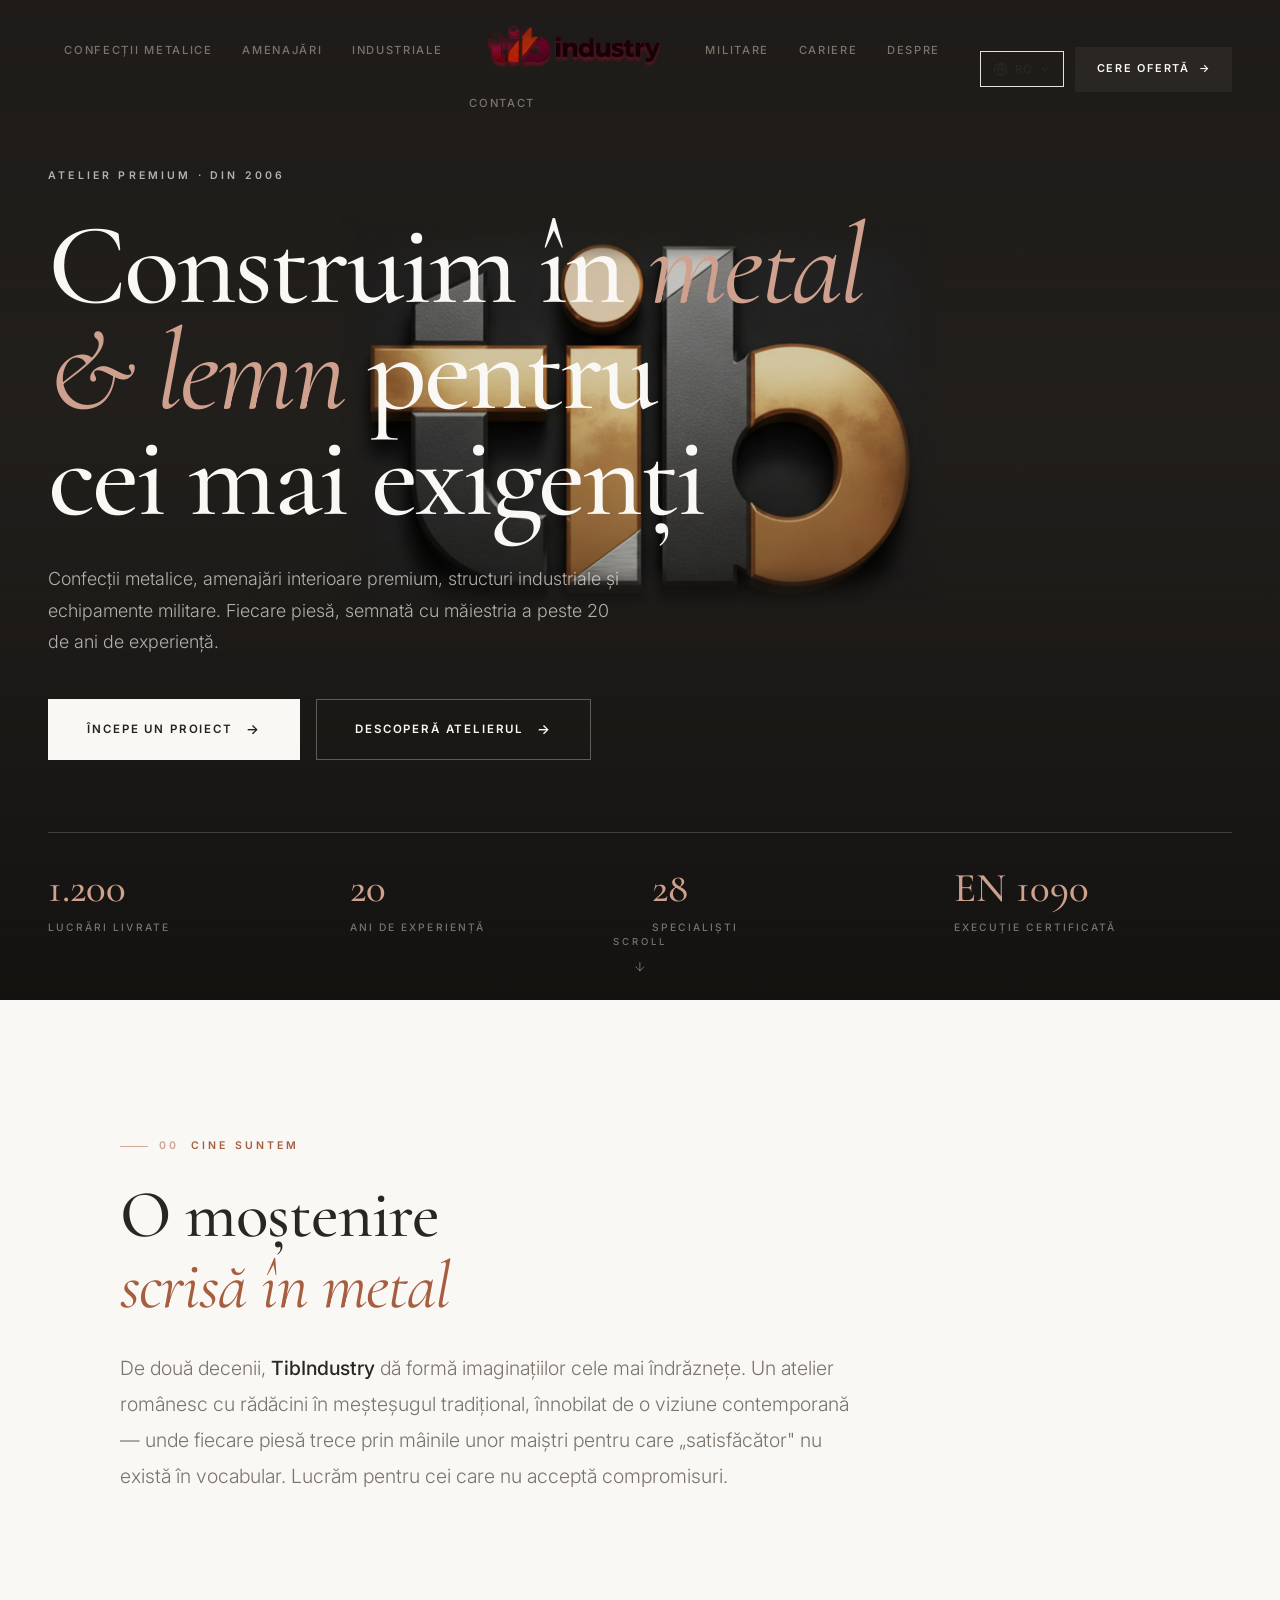
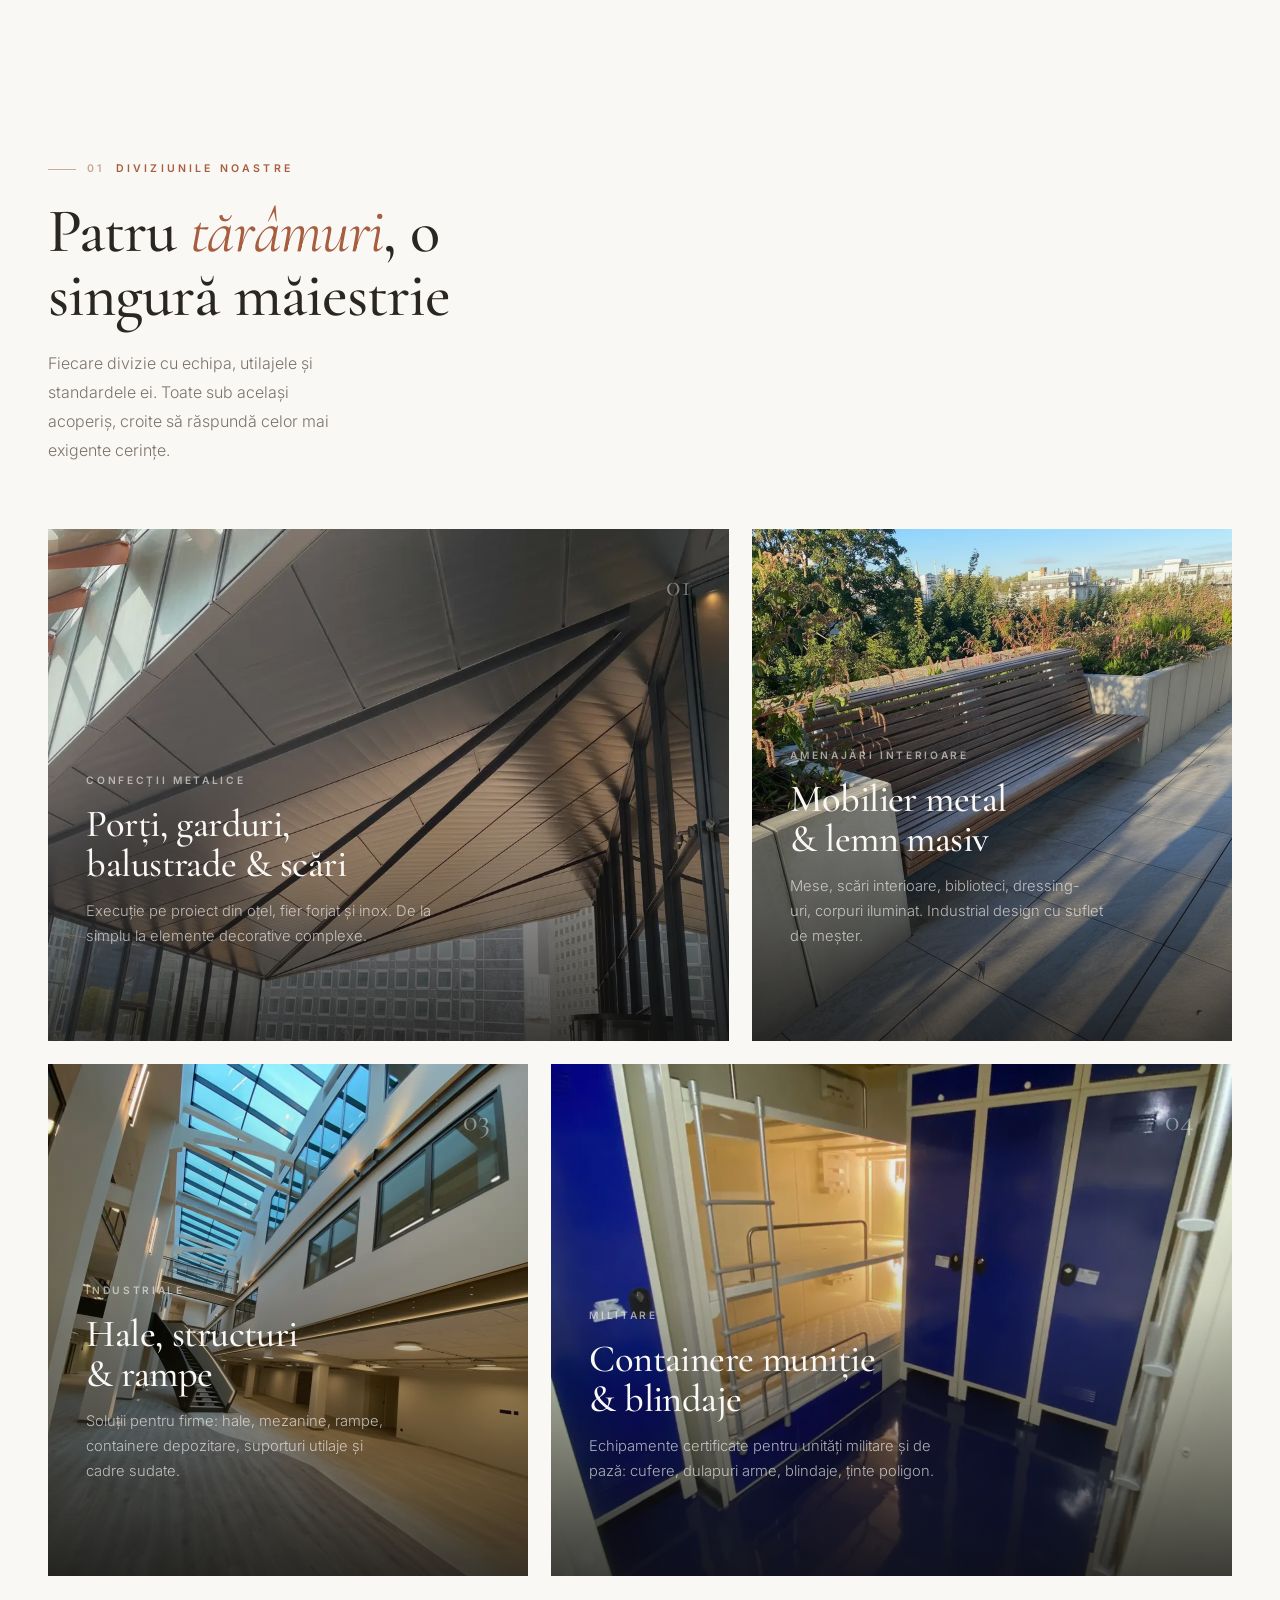
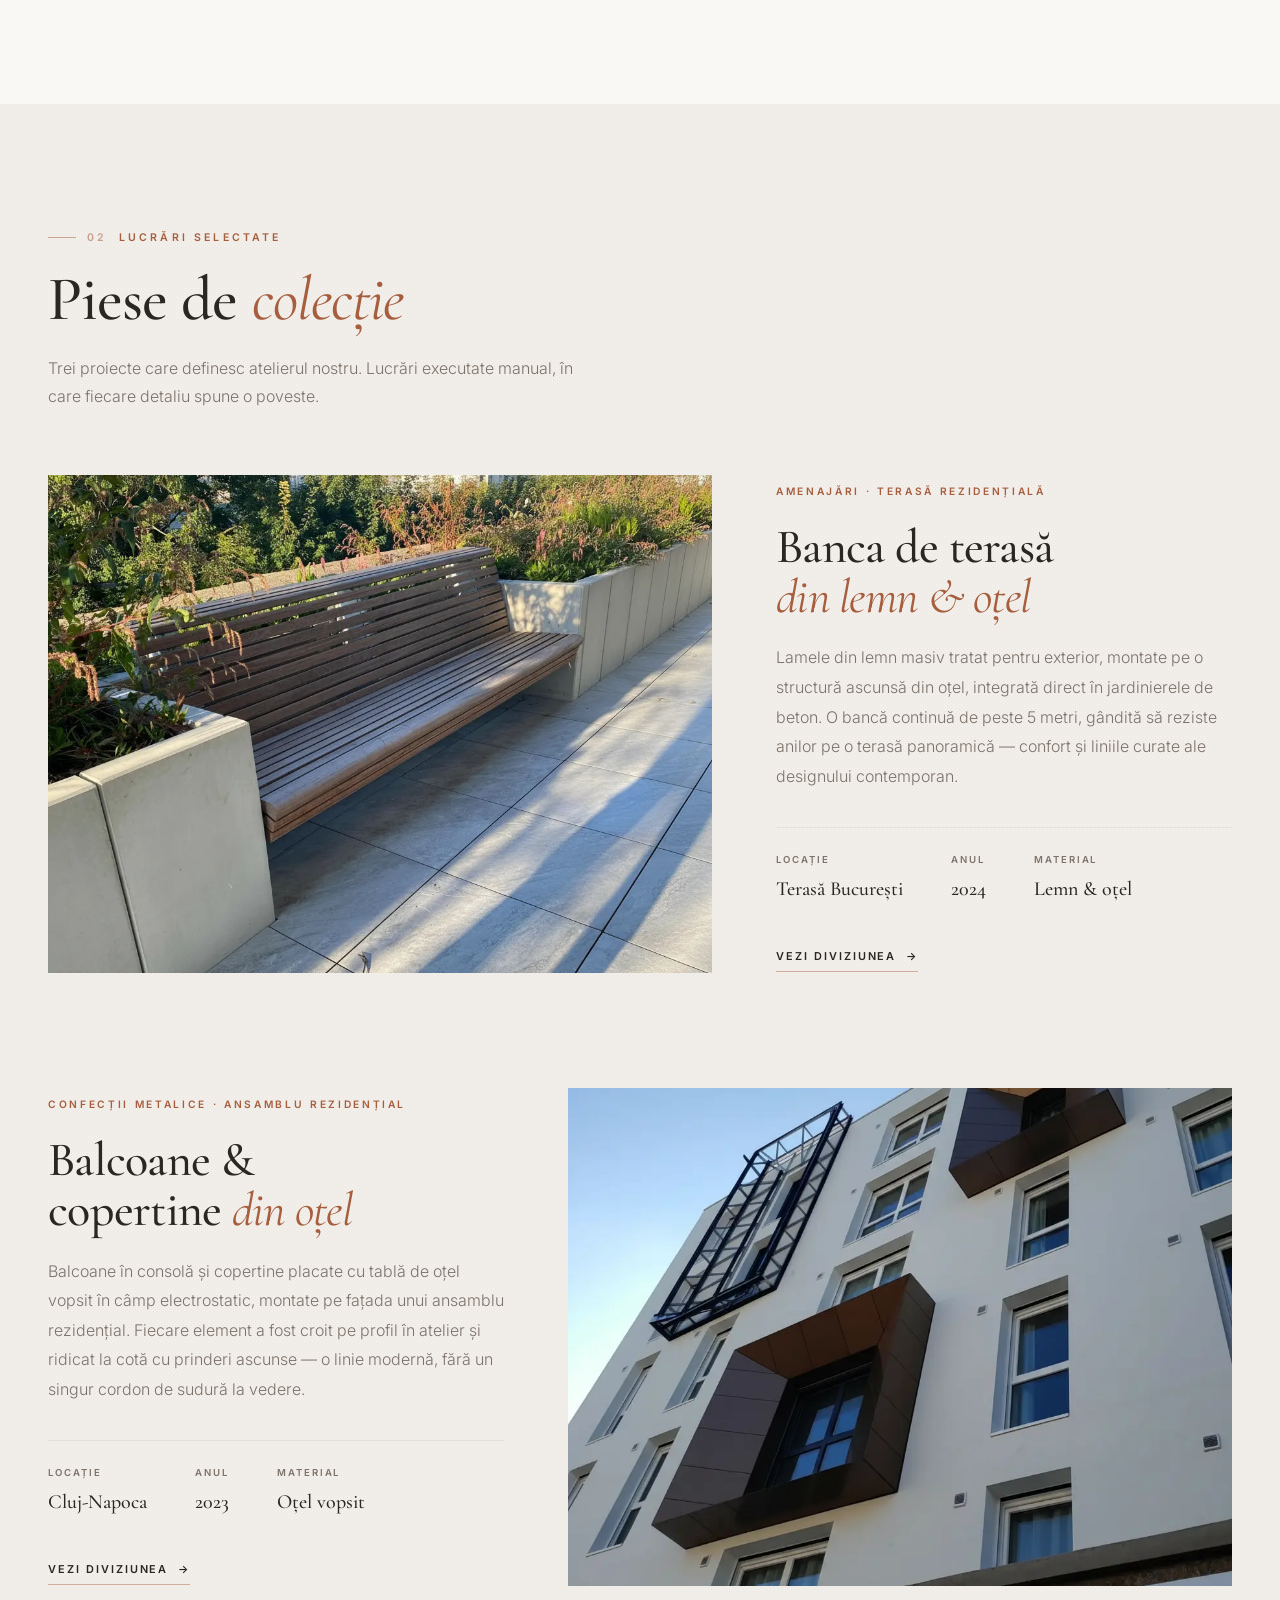
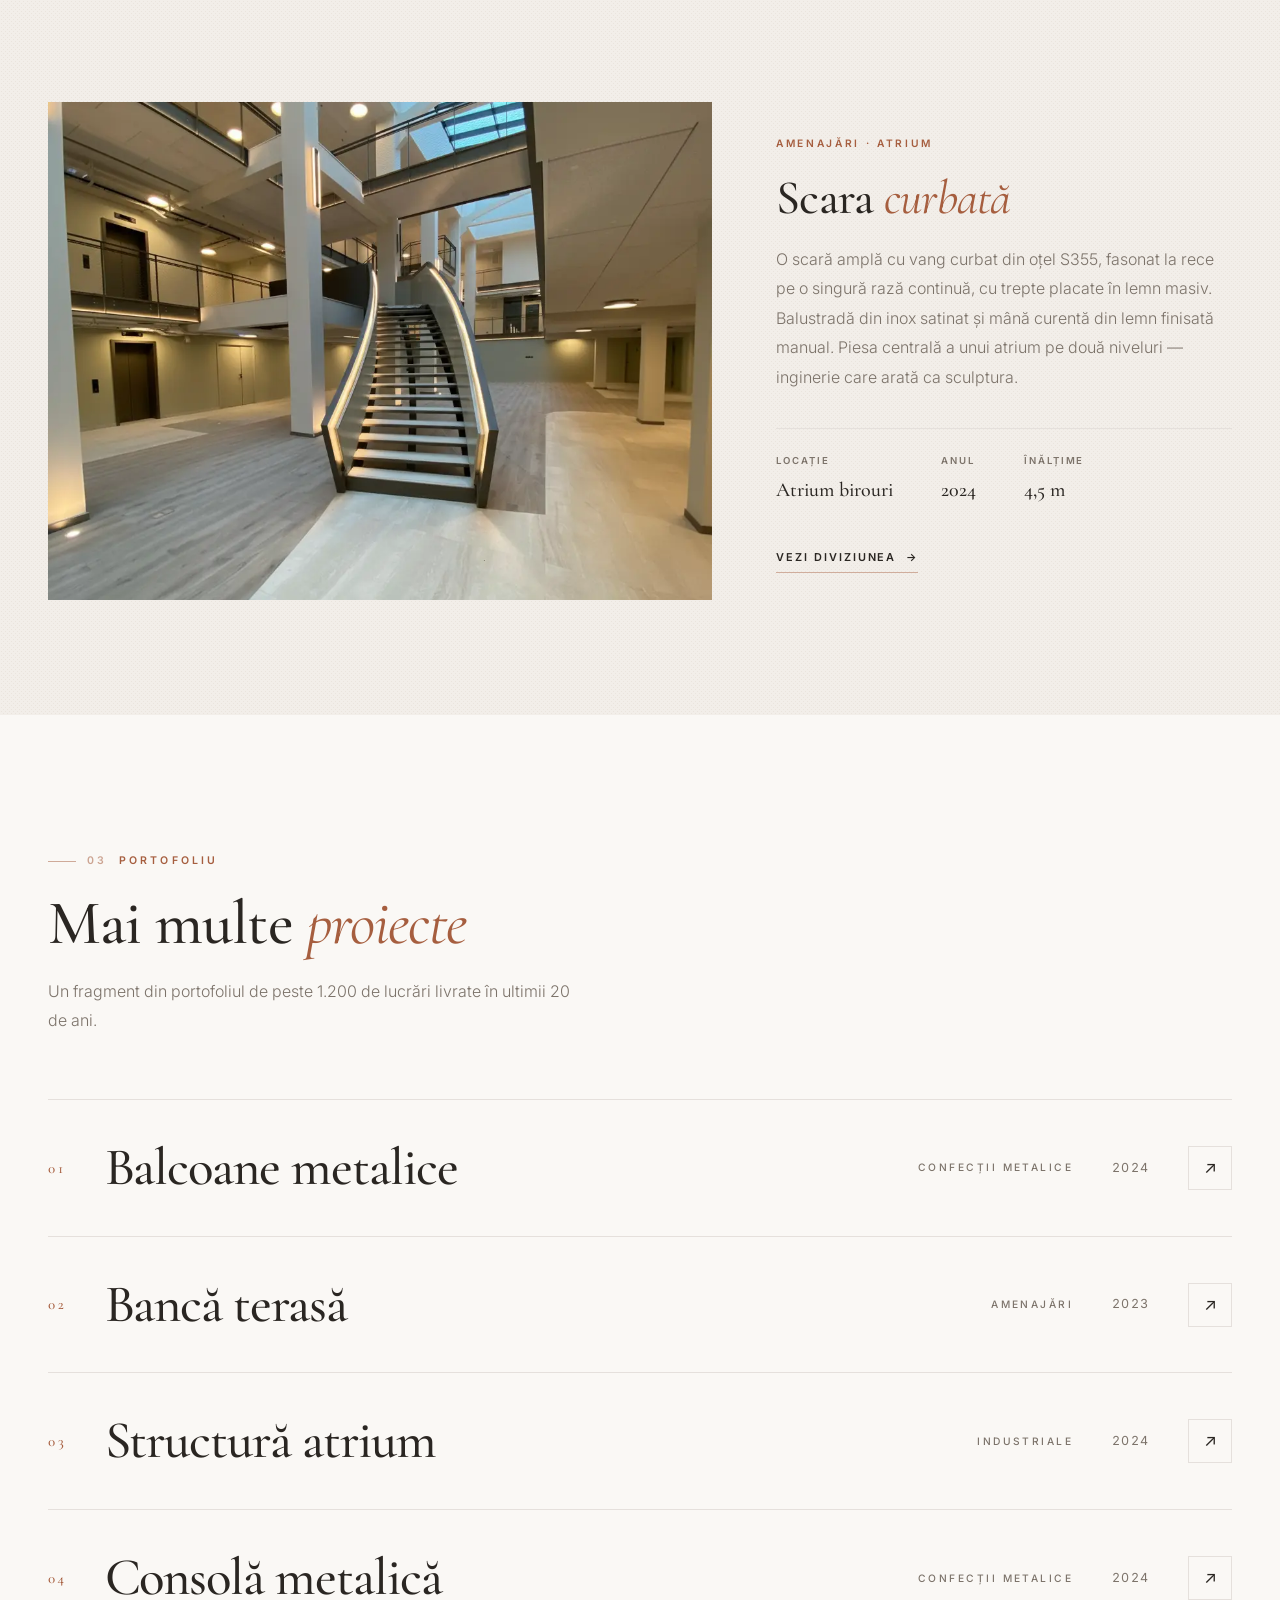
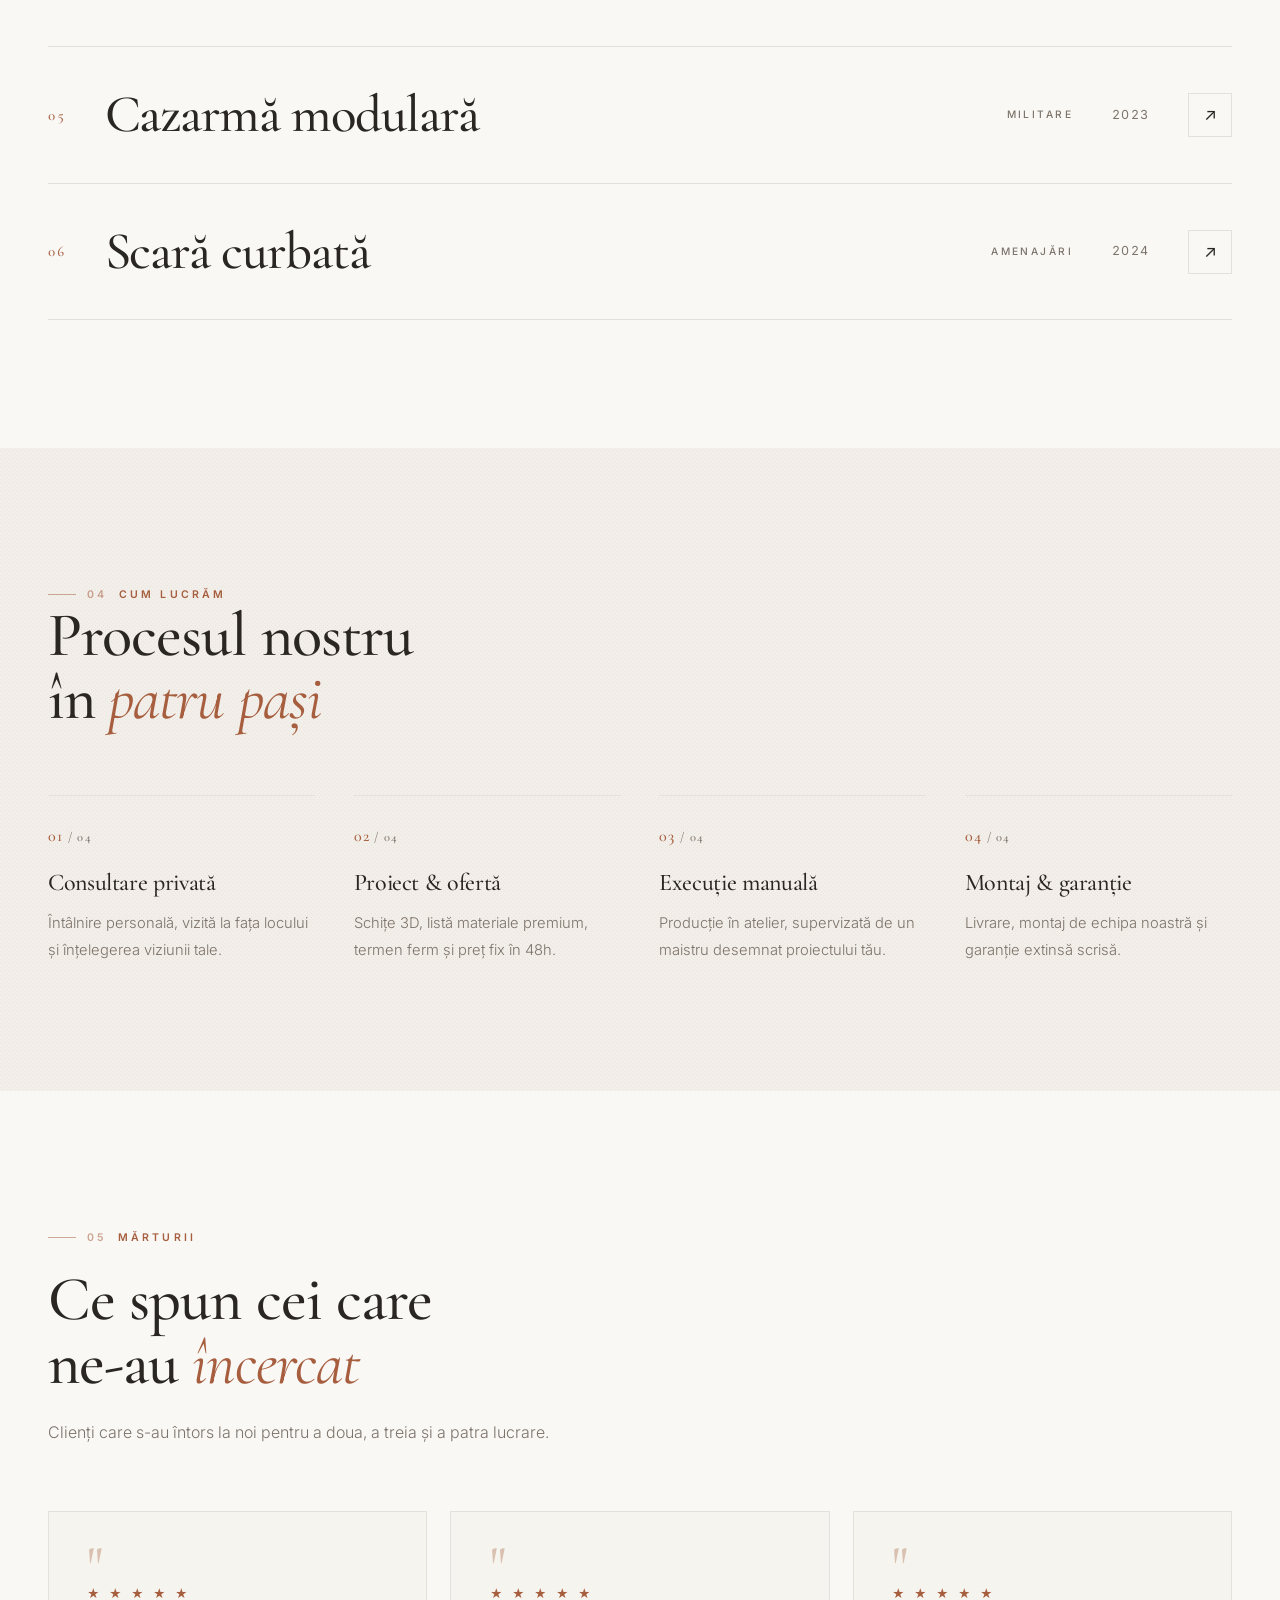
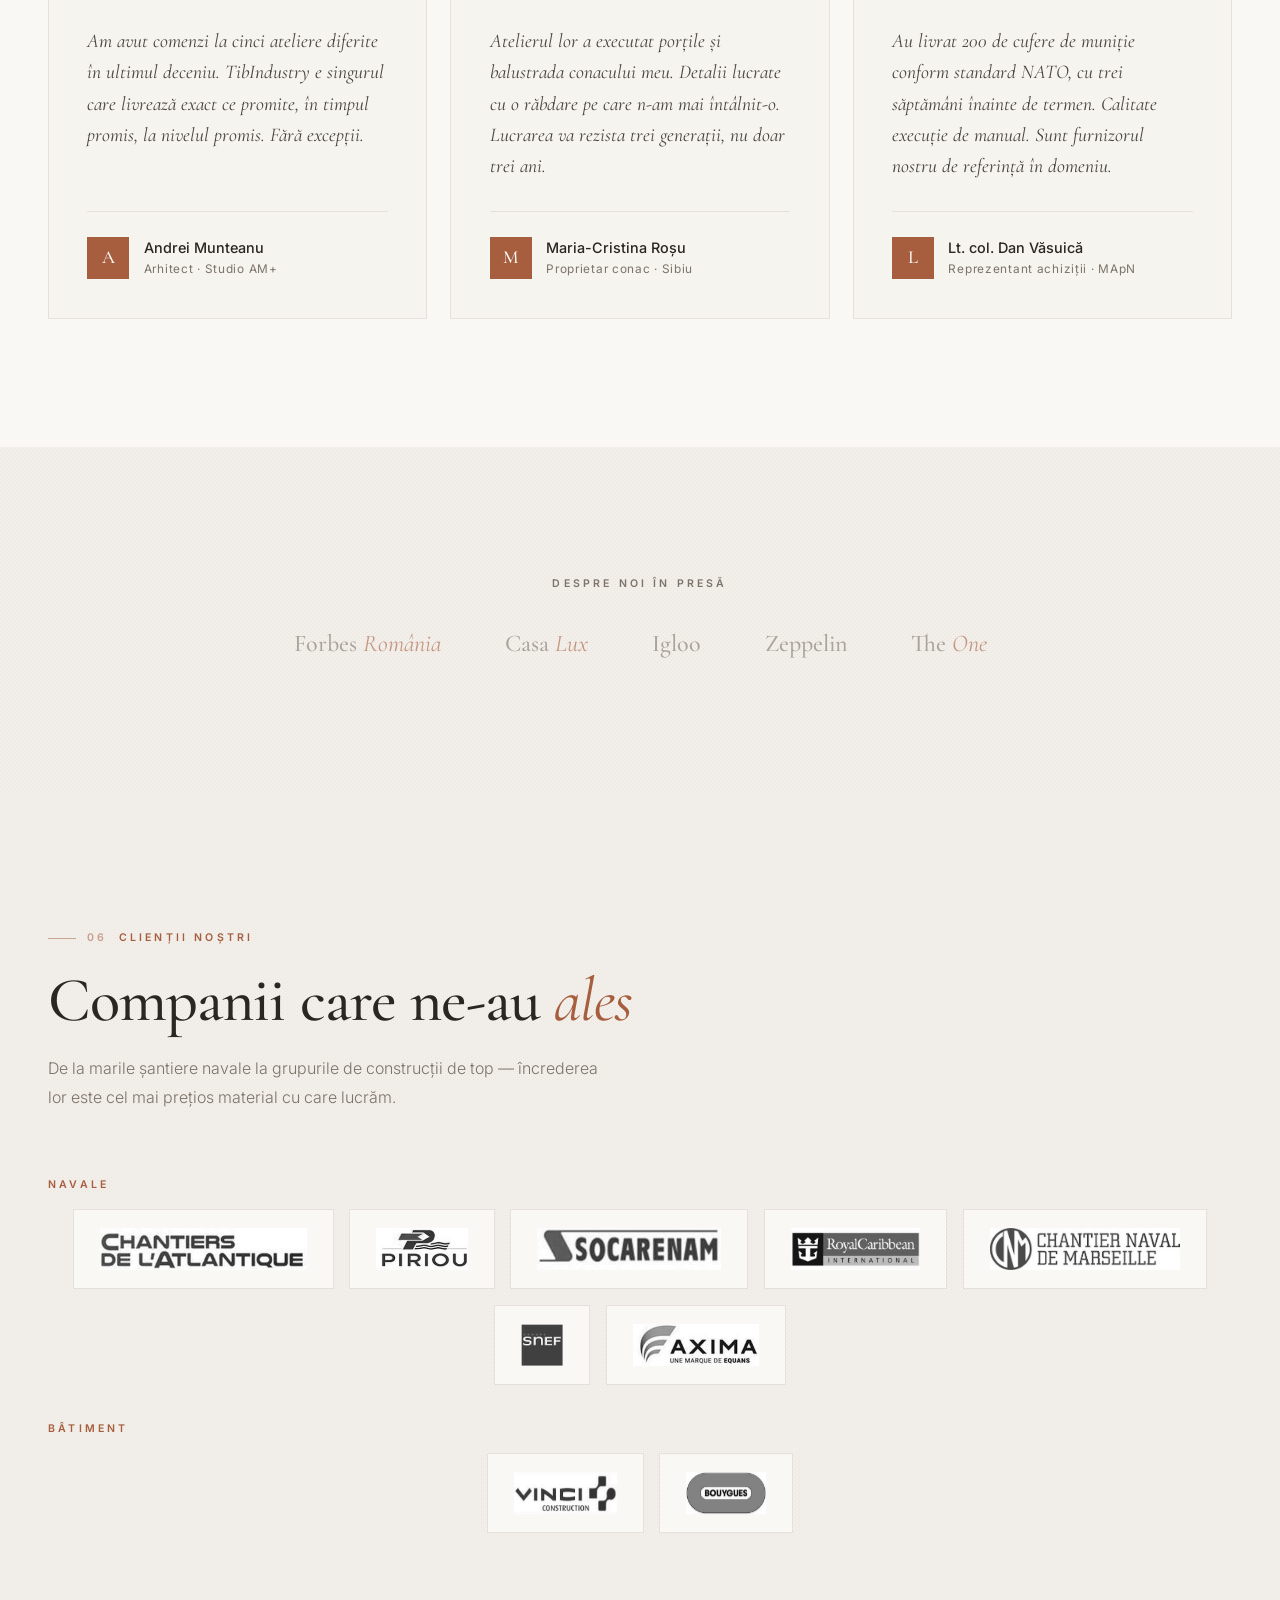
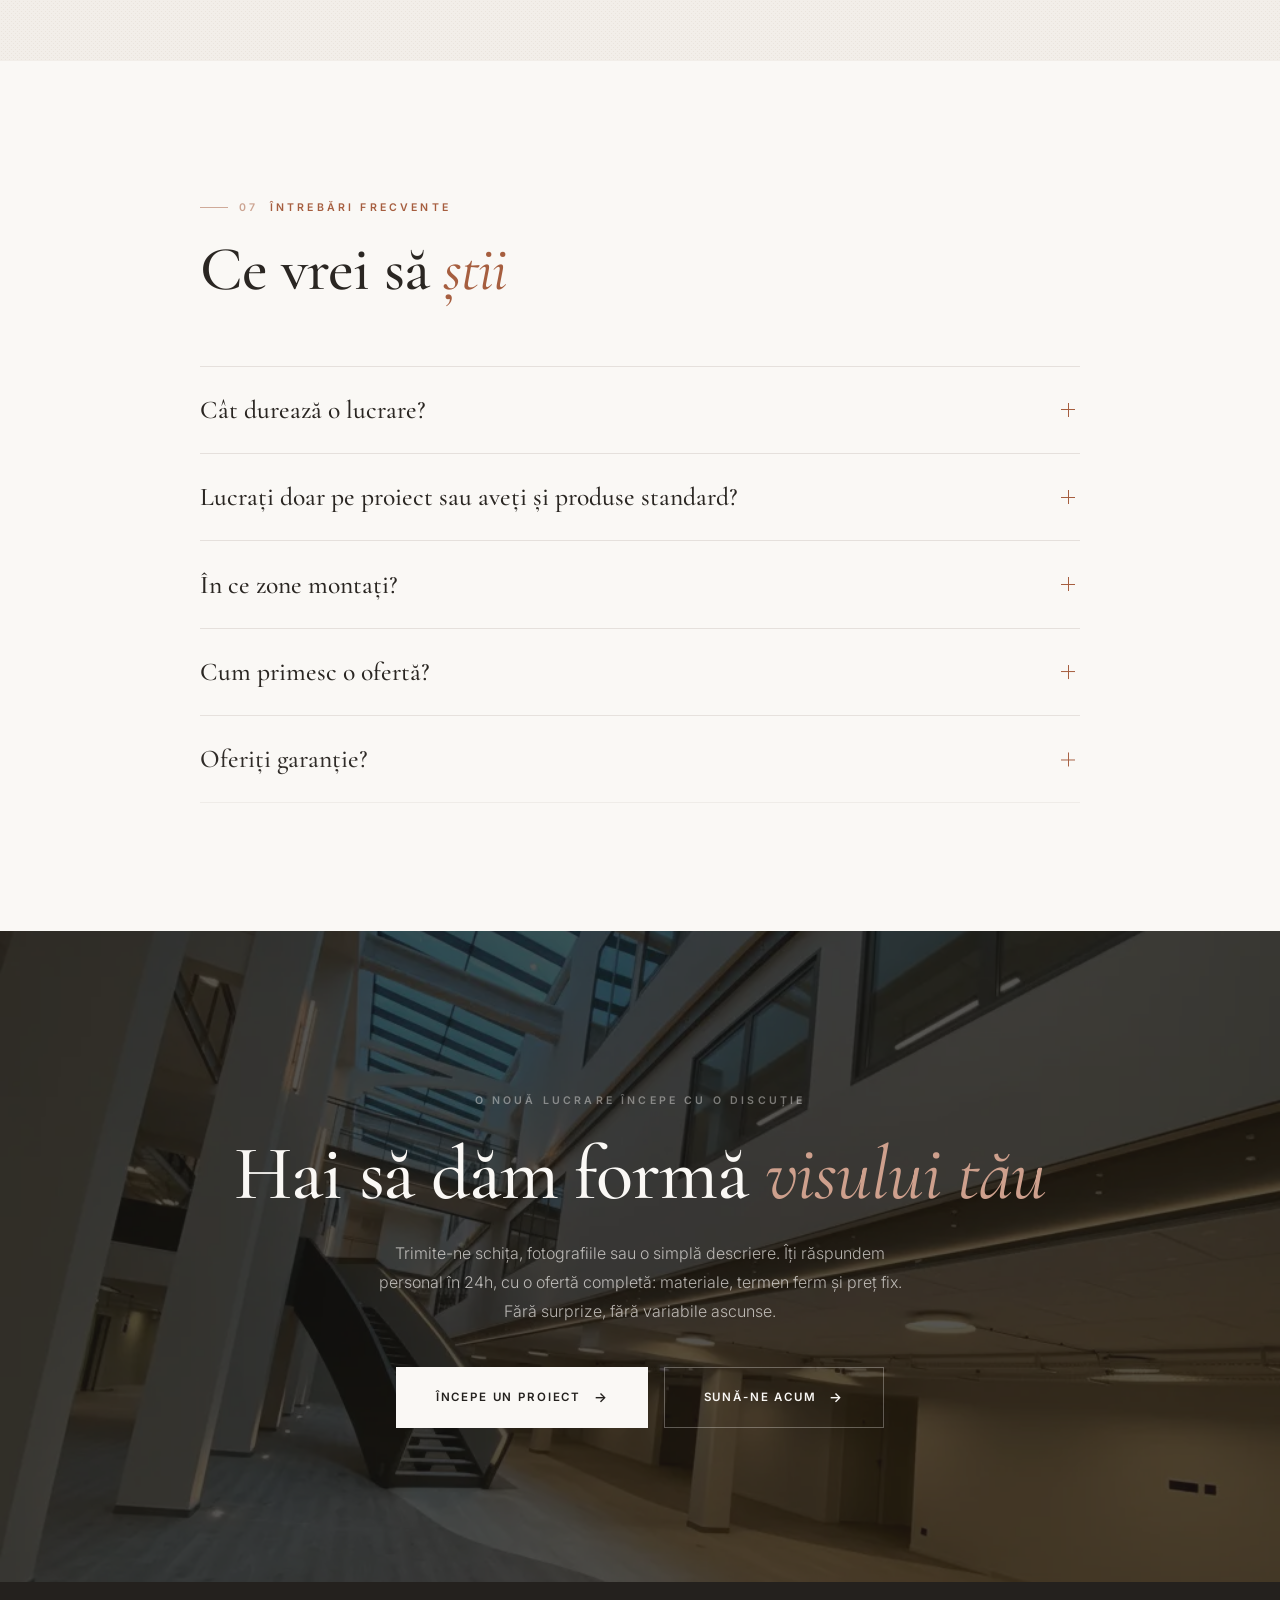
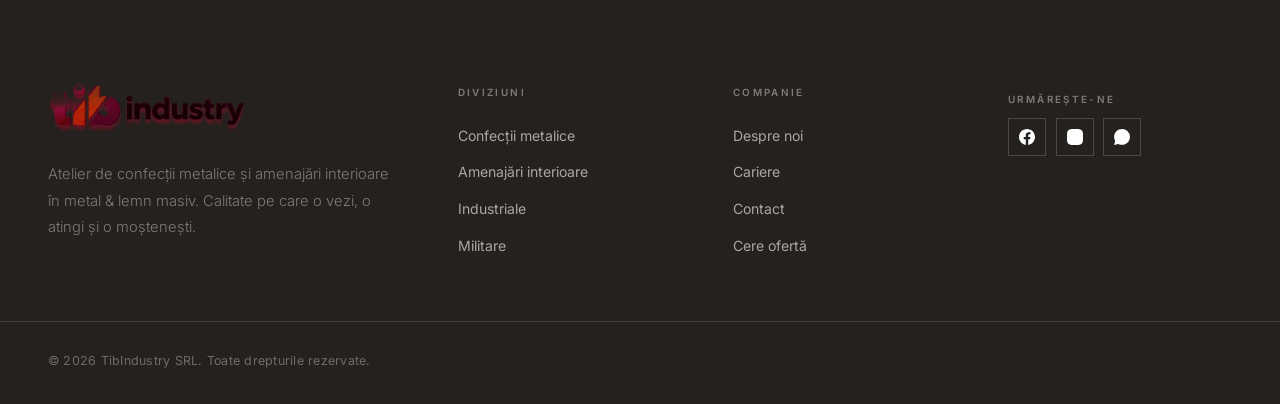
<file: index.html>
<!DOCTYPE html>
<html lang="ro">
<head>
    <meta name="google" content="notranslate">
    <meta charset="UTF-8">
    <meta name="viewport" content="width=device-width, initial-scale=1.0">
    <title>TibIndustry — Confecții metalice & amenajări interioare</title>
    <link rel="stylesheet" href="style-v3.css?v=1">
    <script src="vendor/gsap.min.js"></script>
    <script src="vendor/ScrollTrigger.min.js"></script>
</head>
<body class="body-index">

    <!-- HEADER -->
    <header>
        <h1 class="brand-corner"><a href="index.html"><span class="brand-text"><img src="images/tib-industry-3d.png" alt="Tib Industry" class="brand-img brand-logo-full"></span></a></h1>
        <nav class="header-nav" id="headerNav">
            <a href="confectii-metalice.html">Confecții metalice</a>
            <a href="amenajari-interioare.html">Amenajări</a>
            <a href="industriale.html">Industriale</a>
            <a href="index.html" class="nav-logo" aria-label="TibIndustry - Acasa"><span class="brand-text"><img src="images/tib-industry-3d.png" alt="Tib Industry" class="brand-img brand-logo-full"></span></a>
            <a href="militare.html">Militare</a>
            <a href="cariere.html">Cariere</a>
            <a href="despre-noi.html">Despre</a>
            <a href="contact.html">Contact</a>
        </nav>
        <div class="header-right">
            <div class="lang-switcher" id="langSwitcher">
                <button class="lang-btn" id="langBtn" aria-haspopup="true" aria-expanded="false">
                    <svg class="lang-globe" viewBox="0 0 24 24" fill="none" stroke="currentColor" stroke-width="2"><circle cx="12" cy="12" r="10"/><line x1="2" y1="12" x2="22" y2="12"/><path d="M12 2a15.3 15.3 0 0 1 4 10 15.3 15.3 0 0 1-4 10 15.3 15.3 0 0 1-4-10 15.3 15.3 0 0 1 4-10z"/></svg>
                    <span class="lang-current-code" id="langCurrent">RO</span>
                    <svg class="lang-chevron" viewBox="0 0 24 24" fill="none" stroke="currentColor" stroke-width="2.5"><polyline points="6 9 12 15 18 9"/></svg>
                </button>
                <div class="lang-menu" id="langMenu" role="menu">
                    <div class="lang-menu-header">Alege limba</div>
                    <a data-lang="ro" role="menuitem"><span class="flag">🇷🇴</span> Română <span class="lang-code">RO</span></a>
                    <a data-lang="en" role="menuitem"><span class="flag">🇬🇧</span> English <span class="lang-code">EN</span></a>
                    <a data-lang="de" role="menuitem"><span class="flag">🇩🇪</span> Deutsch <span class="lang-code">DE</span></a>
                    <a data-lang="fr" role="menuitem"><span class="flag">🇫🇷</span> Français <span class="lang-code">FR</span></a>
                    <a data-lang="it" role="menuitem"><span class="flag">🇮🇹</span> Italiano <span class="lang-code">IT</span></a>
                    <a data-lang="es" role="menuitem"><span class="flag">🇪🇸</span> Español <span class="lang-code">ES</span></a>
                    <div class="lang-divider"></div>
                    <a data-lang="hu" role="menuitem"><span class="flag">🇭🇺</span> Magyar <span class="lang-code">HU</span></a>
                    <a data-lang="pl" role="menuitem"><span class="flag">🇵🇱</span> Polski <span class="lang-code">PL</span></a>
                    <a data-lang="ru" role="menuitem"><span class="flag">🇷🇺</span> Русский <span class="lang-code">RU</span></a>
                    <a data-lang="uk" role="menuitem"><span class="flag">🇺🇦</span> Українська <span class="lang-code">UK</span></a>
                    <a data-lang="ar" role="menuitem"><span class="flag">🇸🇦</span> العربية <span class="lang-code">AR</span></a>
                    <a data-lang="zh-CN" role="menuitem"><span class="flag">🇨🇳</span> 中文 <span class="lang-code">ZH</span></a>
                    <a data-lang="ja" role="menuitem"><span class="flag">🇯🇵</span> 日本語 <span class="lang-code">JA</span></a>
                    <a data-lang="tr" role="menuitem"><span class="flag">🇹🇷</span> Türkçe <span class="lang-code">TR</span></a>
                    <div class="lang-divider"></div>
                    <a class="more-langs" data-lang="all" role="menuitem">+ Toate limbile pamantului</a>
                </div>
                <div id="google_translate_element"></div>
            </div>
            <a href="cerere-oferta.html" class="header-cta">Cere ofertă</a>
            <button class="nav-toggle" id="navToggle" aria-label="Meniu"><span></span><span></span><span></span></button>
        </div>
    </header>

    <main>

        <!-- HERO -->
        <section class="hero">
            <div class="hero-bg-overlay"></div>
            <div class="hero-content">
                <span class="hero-badge">Atelier premium · din 2006</span>
                <h2 class="hero-title">Construim în <span class="hero-accent">metal & lemn</span> pentru cei mai exigenți</h2>
                <p class="hero-sub">Confecții metalice, amenajări interioare premium, structuri industriale și echipamente militare. Fiecare piesă, semnată cu măiestria a peste 20 de ani de experiență.</p>
                <div class="hero-ctas">
                    <a href="cerere-oferta.html" class="hero-btn">Începe un proiect</a>
                    <a href="#diviziuni" class="hero-btn hero-btn-outline">Descoperă atelierul</a>
                </div>
            </div>
            <div class="hero-metrics">
                <div class="hero-metric"><span class="val stat-value">1200</span><span class="lbl">Lucrări livrate</span></div>
                <div class="hero-metric"><span class="val stat-value">20</span><span class="lbl">Ani de experiență</span></div>
                <div class="hero-metric"><span class="val stat-value">28</span><span class="lbl">Specialiști</span></div>
                <div class="hero-metric"><span class="val">EN 1090</span><span class="lbl">Execuție certificată</span></div>
            </div>
            <div class="hero-scroll" aria-hidden="true">
                <span>Scroll</span>
                <svg viewBox="0 0 24 24" fill="none" stroke="currentColor" stroke-width="1.5"><path d="M12 5v14M5 12l7 7 7-7"/></svg>
            </div>
        </section>

        <!-- INTRO BRAND -->
        <section class="intro-brand">
            <span class="sec-label"><span class="num">00</span> Cine suntem</span>
            <h2>O moștenire <em>scrisă în metal</em></h2>
            <p>De două decenii, <strong>TibIndustry</strong> dă formă imaginațiilor cele mai îndrăznețe. Un atelier românesc cu rădăcini în meșteșugul tradițional, înnobilat de o viziune contemporană — unde fiecare piesă trece prin mâinile unor maiștri pentru care „satisfăcător" nu există în vocabular. Lucrăm pentru cei care nu acceptă compromisuri.</p>
        </section>

        <!-- DIVISIONS -->
        <section class="divisions-section" id="diviziuni">
            <div class="lux-section-head">
                <span class="sec-label"><span class="num">01</span> Diviziunile noastre</span>
                <h2>Patru <em>tărâmuri</em>, o singură măiestrie</h2>
                <p class="sub">Fiecare divizie cu echipa, utilajele și standardele ei. Toate sub același acoperiș, croite să răspundă celor mai exigente cerințe.</p>
            </div>

            <div class="divisions-grid">
                <a href="confectii-metalice.html" class="division-card">
                    <div class="div-bg" style="background-image: url('images/structura-acoperis-metal.webp');"></div>
                    <span class="div-num">01</span>
                    <div class="div-content">
                        <span class="div-tag">Confecții metalice</span>
                        <h3>Porți, garduri,<br>balustrade & scări</h3>
                        <p class="div-desc">Execuție pe proiect din oțel, fier forjat și inox. De la simplu la elemente decorative complexe.</p>
                        <span class="div-cta">Descoperă →</span>
                    </div>
                </a>

                <a href="amenajari-interioare.html" class="division-card">
                    <div class="div-bg" style="background-image: url('images/banca-lemn-metal.webp');"></div>
                    <span class="div-num">02</span>
                    <div class="div-content">
                        <span class="div-tag">Amenajări interioare</span>
                        <h3>Mobilier metal<br>& lemn masiv</h3>
                        <p class="div-desc">Mese, scări interioare, biblioteci, dressing-uri, corpuri iluminat. Industrial design cu suflet de meșter.</p>
                        <span class="div-cta">Descoperă →</span>
                    </div>
                </a>

                <a href="industriale.html" class="division-card">
                    <div class="div-bg" style="background-image: url('images/atrium-industrial.webp');"></div>
                    <span class="div-num">03</span>
                    <div class="div-content">
                        <span class="div-tag">Industriale</span>
                        <h3>Hale, structuri<br>& rampe</h3>
                        <p class="div-desc">Soluții pentru firme: hale, mezanine, rampe, containere depozitare, suporturi utilaje și cadre sudate.</p>
                        <span class="div-cta">Descoperă →</span>
                    </div>
                </a>

                <a href="militare.html" class="division-card">
                    <div class="div-bg" style="background-image: url('images/cabina-dormit-modulara.webp');"></div>
                    <span class="div-num">04</span>
                    <div class="div-content">
                        <span class="div-tag">Militare</span>
                        <h3>Containere muniție<br>& blindaje</h3>
                        <p class="div-desc">Echipamente certificate pentru unități militare și de pază: cufere, dulapuri arme, blindaje, ținte poligon.</p>
                        <span class="div-cta">Descoperă →</span>
                    </div>
                </a>
            </div>
        </section>

        <!-- SIGNATURE WORKS -->
        <section class="signature-section" style="padding: clamp(4rem,9vw,8rem) 0;">
            <div class="lux-section-head" style="padding: 0 var(--pad); max-width: var(--maxw); margin-left:auto; margin-right:auto;">
                <span class="sec-label"><span class="num">02</span> Lucrări selectate</span>
                <h2>Piese de <em>colecție</em></h2>
                <p class="sub">Trei proiecte care definesc atelierul nostru. Lucrări executate manual, în care fiecare detaliu spune o poveste.</p>
            </div>

            <div class="signature-list">
                <article class="signature-item">
                    <div class="signature-img-wrap">
                        <img src="images/banca-lemn-metal.webp" alt="Bancă de terasă din lemn și oțel">
                    </div>
                    <div class="signature-text">
                        <span class="sig-tag">Amenajări · Terasă rezidențială</span>
                        <h3>Banca de terasă <em>din lemn & oțel</em></h3>
                        <p>Lamele din lemn masiv tratat pentru exterior, montate pe o structură ascunsă din oțel, integrată direct în jardinierele de beton. O bancă continuă de peste 5 metri, gândită să reziste anilor pe o terasă panoramică — confort și liniile curate ale designului contemporan.</p>
                        <div class="sig-meta">
                            <div><span class="label">Locație</span><span class="value">Terasă București</span></div>
                            <div><span class="label">Anul</span><span class="value">2024</span></div>
                            <div><span class="label">Material</span><span class="value">Lemn & oțel</span></div>
                        </div>
                        <a href="amenajari-interioare.html" class="sig-link">Vezi diviziunea <span>→</span></a>
                    </div>
                </article>

                <article class="signature-item reverse">
                    <div class="signature-img-wrap">
                        <img src="images/fatada-balcoane-metal.webp" alt="Balcoane și copertine metalice pe fațadă">
                    </div>
                    <div class="signature-text">
                        <span class="sig-tag">Confecții metalice · Ansamblu rezidențial</span>
                        <h3>Balcoane & copertine <em>din oțel</em></h3>
                        <p>Balcoane în consolă și copertine placate cu tablă de oțel vopsit în câmp electrostatic, montate pe fațada unui ansamblu rezidențial. Fiecare element a fost croit pe profil în atelier și ridicat la cotă cu prinderi ascunse — o linie modernă, fără un singur cordon de sudură la vedere.</p>
                        <div class="sig-meta">
                            <div><span class="label">Locație</span><span class="value">Cluj-Napoca</span></div>
                            <div><span class="label">Anul</span><span class="value">2023</span></div>
                            <div><span class="label">Material</span><span class="value">Oțel vopsit</span></div>
                        </div>
                        <a href="confectii-metalice.html" class="sig-link">Vezi diviziunea <span>→</span></a>
                    </div>
                </article>

                <article class="signature-item">
                    <div class="signature-img-wrap">
                        <img src="images/scara-curba.webp" alt="Scară curbată din oțel și lemn în atrium">
                    </div>
                    <div class="signature-text">
                        <span class="sig-tag">Amenajări · Atrium</span>
                        <h3>Scara <em>curbată</em></h3>
                        <p>O scară amplă cu vang curbat din oțel S355, fasonat la rece pe o singură rază continuă, cu trepte placate în lemn masiv. Balustradă din inox satinat și mână curentă din lemn finisată manual. Piesa centrală a unui atrium pe două niveluri — inginerie care arată ca sculptura.</p>
                        <div class="sig-meta">
                            <div><span class="label">Locație</span><span class="value">Atrium birouri</span></div>
                            <div><span class="label">Anul</span><span class="value">2024</span></div>
                            <div><span class="label">Înălțime</span><span class="value">4,5 m</span></div>
                        </div>
                        <a href="amenajari-interioare.html" class="sig-link">Vezi diviziunea <span>→</span></a>
                    </div>
                </article>
            </div>
        </section>

        <!-- PORTFOLIO -->
        <section class="featured-section" id="portofoliu">
            <div class="lux-section-head">
                <span class="sec-label"><span class="num">03</span> Portofoliu</span>
                <h2>Mai multe <em>proiecte</em></h2>
                <p class="sub">Un fragment din portofoliul de peste 1.200 de lucrări livrate în ultimii 20 de ani.</p>
            </div>
            <!-- preview flotant care urmărește cursorul -->
            <div class="work-preview" aria-hidden="true"><img src="images/fatada-balcoane-metal.webp" alt=""></div>

            <ul class="work-list">
                <li>
                    <a class="work-row" href="confectii-metalice.html" data-img="images/fatada-balcoane-metal.webp">
                        <span class="work-num"></span>
                        <span class="work-name">Balcoane metalice</span>
                        <span class="work-cat">Confecții metalice</span>
                        <span class="work-year">2024</span>
                        <span class="work-arrow">↗</span>
                    </a>
                </li>
                <li>
                    <a class="work-row" href="amenajari-interioare.html" data-img="images/banca-lemn-metal.webp">
                        <span class="work-num"></span>
                        <span class="work-name">Bancă terasă</span>
                        <span class="work-cat">Amenajări</span>
                        <span class="work-year">2023</span>
                        <span class="work-arrow">↗</span>
                    </a>
                </li>
                <li>
                    <a class="work-row" href="industriale.html" data-img="images/atrium-industrial.webp">
                        <span class="work-num"></span>
                        <span class="work-name">Structură atrium</span>
                        <span class="work-cat">Industriale</span>
                        <span class="work-year">2024</span>
                        <span class="work-arrow">↗</span>
                    </a>
                </li>
                <li>
                    <a class="work-row" href="confectii-metalice.html" data-img="images/detaliu-suport-metal.webp">
                        <span class="work-num"></span>
                        <span class="work-name">Consolă metalică</span>
                        <span class="work-cat">Confecții metalice</span>
                        <span class="work-year">2024</span>
                        <span class="work-arrow">↗</span>
                    </a>
                </li>
                <li>
                    <a class="work-row" href="militare.html" data-img="images/cabina-dormit-modulara.webp">
                        <span class="work-num"></span>
                        <span class="work-name">Cazarmă modulară</span>
                        <span class="work-cat">Militare</span>
                        <span class="work-year">2023</span>
                        <span class="work-arrow">↗</span>
                    </a>
                </li>
                <li>
                    <a class="work-row" href="amenajari-interioare.html" data-img="images/scara-curba.webp">
                        <span class="work-num"></span>
                        <span class="work-name">Scară curbată</span>
                        <span class="work-cat">Amenajări</span>
                        <span class="work-year">2024</span>
                        <span class="work-arrow">↗</span>
                    </a>
                </li>
            </ul>
        </section>

        <!-- PROCESS -->
        <section class="process-section">
            <span class="sec-label"><span class="num">04</span> Cum lucrăm</span>
            <h2>Procesul nostru în <em>patru pași</em></h2>
            <div class="process-grid">
                <div class="process-step">
                    <div class="step-num">1</div>
                    <h4>Consultare privată</h4>
                    <p>Întâlnire personală, vizită la fața locului și înțelegerea viziunii tale.</p>
                </div>
                <div class="process-step">
                    <div class="step-num">2</div>
                    <h4>Proiect & ofertă</h4>
                    <p>Schițe 3D, listă materiale premium, termen ferm și preț fix în 48h.</p>
                </div>
                <div class="process-step">
                    <div class="step-num">3</div>
                    <h4>Execuție manuală</h4>
                    <p>Producție în atelier, supervizată de un maistru desemnat proiectului tău.</p>
                </div>
                <div class="process-step">
                    <div class="step-num">4</div>
                    <h4>Montaj & garanție</h4>
                    <p>Livrare, montaj de echipa noastră și garanție extinsă scrisă.</p>
                </div>
            </div>
        </section>

        <!-- TESTIMONIALS -->
        <section class="testimonials-section">
            <div class="lux-section-head">
                <span class="sec-label"><span class="num">05</span> Mărturii</span>
                <h2>Ce spun cei care ne-au <em>încercat</em></h2>
                <p class="sub">Clienți care s-au întors la noi pentru a doua, a treia și a patra lucrare.</p>
            </div>
            <div class="testimonials-grid">
                <div class="testimonial-card">
                    <div class="quote-mark">"</div>
                    <div class="stars">★ ★ ★ ★ ★</div>
                    <p>Am avut comenzi la cinci ateliere diferite în ultimul deceniu. TibIndustry e singurul care livrează exact ce promite, în timpul promis, la nivelul promis. Fără excepții.</p>
                    <div class="author">
                        <div class="author-avatar">A</div>
                        <div class="author-info">
                            <span class="author-name">Andrei Munteanu</span>
                            <span class="author-role">Arhitect · Studio AM+</span>
                        </div>
                    </div>
                </div>

                <div class="testimonial-card">
                    <div class="quote-mark">"</div>
                    <div class="stars">★ ★ ★ ★ ★</div>
                    <p>Atelierul lor a executat porțile și balustrada conacului meu. Detalii lucrate cu o răbdare pe care n-am mai întâlnit-o. Lucrarea va rezista trei generații, nu doar trei ani.</p>
                    <div class="author">
                        <div class="author-avatar">M</div>
                        <div class="author-info">
                            <span class="author-name">Maria-Cristina Roșu</span>
                            <span class="author-role">Proprietar conac · Sibiu</span>
                        </div>
                    </div>
                </div>

                <div class="testimonial-card">
                    <div class="quote-mark">"</div>
                    <div class="stars">★ ★ ★ ★ ★</div>
                    <p>Au livrat 200 de cufere de muniție conform standard NATO, cu trei săptămâni înainte de termen. Calitate execuție de manual. Sunt furnizorul nostru de referință în domeniu.</p>
                    <div class="author">
                        <div class="author-avatar">L</div>
                        <div class="author-info">
                            <span class="author-name">Lt. col. Dan Văsuică</span>
                            <span class="author-role">Reprezentant achiziții · MApN</span>
                        </div>
                    </div>
                </div>
            </div>
        </section>

        <!-- PRESS -->
        <section class="press-section">
            <span class="press-eyebrow">Despre noi în presă</span>
            <div class="press-row">
                <span class="press-logo">Forbes <em>România</em></span>
                <span class="press-logo">Casa <em>Lux</em></span>
                <span class="press-logo">Igloo</span>
                <span class="press-logo">Zeppelin</span>
                <span class="press-logo">The <em>One</em></span>
            </div>
        </section>

        <!-- CLIENTS -->
        <section class="clients-section">
            <div class="lux-section-head">
                <span class="sec-label"><span class="num">06</span> Clienții noștri</span>
                <h2>Companii care ne-au <em>ales</em></h2>
                <p class="sub">De la marile șantiere navale la grupurile de construcții de top — încrederea lor este cel mai prețios material cu care lucrăm.</p>
            </div>
            <div class="clients-cat">
                <span class="clients-cat-label">Navale</span>
                <div class="clients-grid">
                    <div class="client-logo"><img src="images/clients/chantiers-atlantique.png" alt="Chantiers de l'Atlantique" loading="lazy"></div>
                    <div class="client-logo"><img src="images/clients/piriou.png" alt="Piriou" loading="lazy"></div>
                    <div class="client-logo"><img src="images/clients/socarenam.png" alt="Socarenam" loading="lazy"></div>
                    <div class="client-logo"><img src="images/clients/royal-caribbean.png" alt="Royal Caribbean International" loading="lazy"></div>
                    <div class="client-logo"><img src="images/clients/chantier-naval-marseille.png" alt="Chantier Naval de Marseille" loading="lazy"></div>
                    <div class="client-logo"><img src="images/clients/snef.png" alt="SNEF" loading="lazy"></div>
                    <div class="client-logo"><img src="images/clients/axima.png" alt="Axima" loading="lazy"></div>
                </div>
            </div>
            <div class="clients-cat">
                <span class="clients-cat-label">Bâtiment</span>
                <div class="clients-grid">
                    <div class="client-logo"><img src="images/clients/vinci.png" alt="Vinci Construction" loading="lazy"></div>
                    <div class="client-logo"><img src="images/clients/bouygues.png" alt="Bouygues" loading="lazy"></div>
                </div>
            </div>
        </section>

        <!-- FAQ -->
        <section class="faq-section">
            <div class="lux-section-head">
                <span class="sec-label"><span class="num">07</span> Întrebări frecvente</span>
                <h2>Ce vrei să <em>știi</em></h2>
            </div>
            <div class="faq-list">
                <div class="faq-item">
                    <button class="faq-q">Cât durează o lucrare?<span class="plus"></span></button>
                    <div class="faq-a"><p>Depinde de complexitate. O balustradă sau o poartă standard în 2–3 săptămâni, o scară sau o piesă de mobilier unicat în 4–6 săptămâni, o hală industrială în funcție de proiect. Termenul ferm îl primești în ofertă și îl respectăm.</p></div>
                </div>
                <div class="faq-item">
                    <button class="faq-q">Lucrați doar pe proiect sau aveți și produse standard?<span class="plus"></span></button>
                    <div class="faq-a"><p>Majoritatea lucrărilor sunt unicat, croite pe dimensiunile și viziunea ta. Avem însă și soluții recurente (cufere muniție, containere, balustrade tip) unde putem livra rapid din modele validate.</p></div>
                </div>
                <div class="faq-item">
                    <button class="faq-q">În ce zone montați?<span class="plus"></span></button>
                    <div class="faq-a"><p>Acoperim toată România cu echipă proprie de montaj. Pentru proiecte mari livrăm și în afara țării, prin transport agreat.</p></div>
                </div>
                <div class="faq-item">
                    <button class="faq-q">Cum primesc o ofertă?<span class="plus"></span></button>
                    <div class="faq-a"><p>Completezi formularul de <a href="cerere-oferta.html">cerere ofertă</a> sau ne scrii pe email/WhatsApp. Răspundem în 24h cu o ofertă completă: materiale, termen ferm și preț fix, fără costuri ascunse.</p></div>
                </div>
                <div class="faq-item">
                    <button class="faq-q">Oferiți garanție?<span class="plus"></span></button>
                    <div class="faq-a"><p>Da, garanție extinsă scrisă pentru fiecare lucrare. Folosim materiale premium și finisaje rezistente la coroziune, astfel încât piesele să dureze generații, nu ani.</p></div>
                </div>
            </div>
        </section>

        <!-- CTA BIG -->
        <section class="cta-big">
            <span class="cta-eyebrow">O nouă lucrare începe cu o discuție</span>
            <h2>Hai să dăm formă <em>visului tău</em></h2>
            <p>Trimite-ne schița, fotografiile sau o simplă descriere. Îți răspundem personal în 24h, cu o ofertă completă: materiale, termen ferm și preț fix. Fără surprize, fără variabile ascunse.</p>
            <div class="cta-actions">
                <a href="cerere-oferta.html" class="hero-btn">Începe un proiect</a>
                <a href="contact.html" class="hero-btn hero-btn-outline">Sună-ne acum</a>
            </div>
        </section>

    </main>

    <!-- FOOTER -->
    <footer>
        <div class="footer-inner">
            <div class="footer-brand">
                <span class="brand-text"><img src="images/tib-industry-3d.png" alt="Tib Industry" class="brand-img brand-logo-full"></span>
                <p>Atelier de confecții metalice și amenajări interioare în metal & lemn masiv. Calitate pe care o vezi, o atingi și o moștenești.</p>
            </div>
            <div class="footer-links">
                <strong>Diviziuni</strong>
                <a href="confectii-metalice.html">Confecții metalice</a>
                <a href="amenajari-interioare.html">Amenajări interioare</a>
                <a href="industriale.html">Industriale</a>
                <a href="militare.html">Militare</a>
            </div>
            <div class="footer-links">
                <strong>Companie</strong>
                <a href="despre-noi.html">Despre noi</a>
                <a href="cariere.html">Cariere</a>
                <a href="contact.html">Contact</a>
                <a href="cerere-oferta.html">Cere ofertă</a>
            </div>
            <div class="footer-social-col">
                <strong>Urmărește-ne</strong>
                <div class="footer-social">
                    <a href="https://facebook.com" target="_blank" rel="noopener noreferrer" aria-label="Facebook">
                        <svg class="social-icon" viewBox="0 0 24 24" fill="white"><path d="M24 12.073c0-6.627-5.373-12-12-12s-12 5.373-12 12c0 5.99 4.388 10.954 10.125 11.854v-8.385H7.078v-3.47h3.047V9.43c0-3.007 1.792-4.669 4.533-4.669 1.312 0 2.686.235 2.686.235v2.953H15.83c-1.491 0-1.956.925-1.956 1.874v2.25h3.328l-.532 3.47h-2.796v8.385C19.612 23.027 24 18.062 24 12.073z"/></svg>
                    </a>
                    <a href="https://instagram.com" target="_blank" rel="noopener noreferrer" aria-label="Instagram">
                        <svg class="social-icon" viewBox="0 0 24 24" fill="white"><path d="M12 0C8.74 0 8.333.015 7.053.072 5.775.132 4.905.333 4.14.63c-.789.306-1.459.717-2.126 1.384S.935 3.35.63 4.14C.333 4.905.131 5.775.072 7.053.012 8.333 0 8.74 0 12c0 3.259.014 3.668.072 4.948.06 1.277.261 2.148.558 2.913.306.788.717 1.459 1.384 2.126.667.666 1.336 1.079 2.126 1.384.766.296 1.636.499 2.913.558C8.333 23.988 8.74 24 12 24c3.259 0 3.668-.014 4.948-.072 1.277-.06 2.148-.262 2.913-.558.788-.306 1.459-.718 2.126-1.384.666-.667 1.079-1.335 1.384-2.126.296-.765.499-1.636.558-2.913.06-1.28.072-1.689.072-4.948 0-3.259-.014-3.667-.072-4.947-.06-1.277-.262-2.149-.558-2.913-.306-.789-.718-1.459-1.384-2.126C21.319 1.347 20.651.935 19.86.63c-.765-.297-1.636-.499-2.913-.558C15.668.012 15.259 0 12 0zm0 5.838c-3.405 0-6.162 2.76-6.162 6.162 0 3.405 2.76 6.162 6.162 6.162 3.405 0 6.162-2.76 6.162-6.162 0-3.405-2.753-6.162-6.162-6.162zm0 10.162c-2.209 0-4-1.79-4-4 0-2.209 1.791-4 4-4s4 1.791 4 4c0 2.21-1.791 4-4 4z"/></svg>
                    </a>
                    <a href="https://wa.me/40700000000" target="_blank" rel="noopener noreferrer" aria-label="WhatsApp">
                        <svg class="social-icon" viewBox="0 0 24 24" fill="white"><path d="M.057 24l1.687-6.163a11.867 11.867 0 0 1-1.587-5.946C.16 5.335 5.495 0 12.05 0a11.817 11.817 0 0 1 8.413 3.488 11.824 11.824 0 0 1 3.48 8.414c-.003 6.557-5.338 11.892-11.893 11.892a11.9 11.9 0 0 1-5.688-1.448L.057 24z"/></svg>
                    </a>
                </div>
            </div>
        </div>
        <div class="footer-bottom">
            <p>&copy; 2026 TibIndustry SRL. Toate drepturile rezervate.</p>
        </div>
    </footer>

    <script src="script.js?v=3"></script>
    <script src="js/index.js"></script>

</body>
</html>
</file>
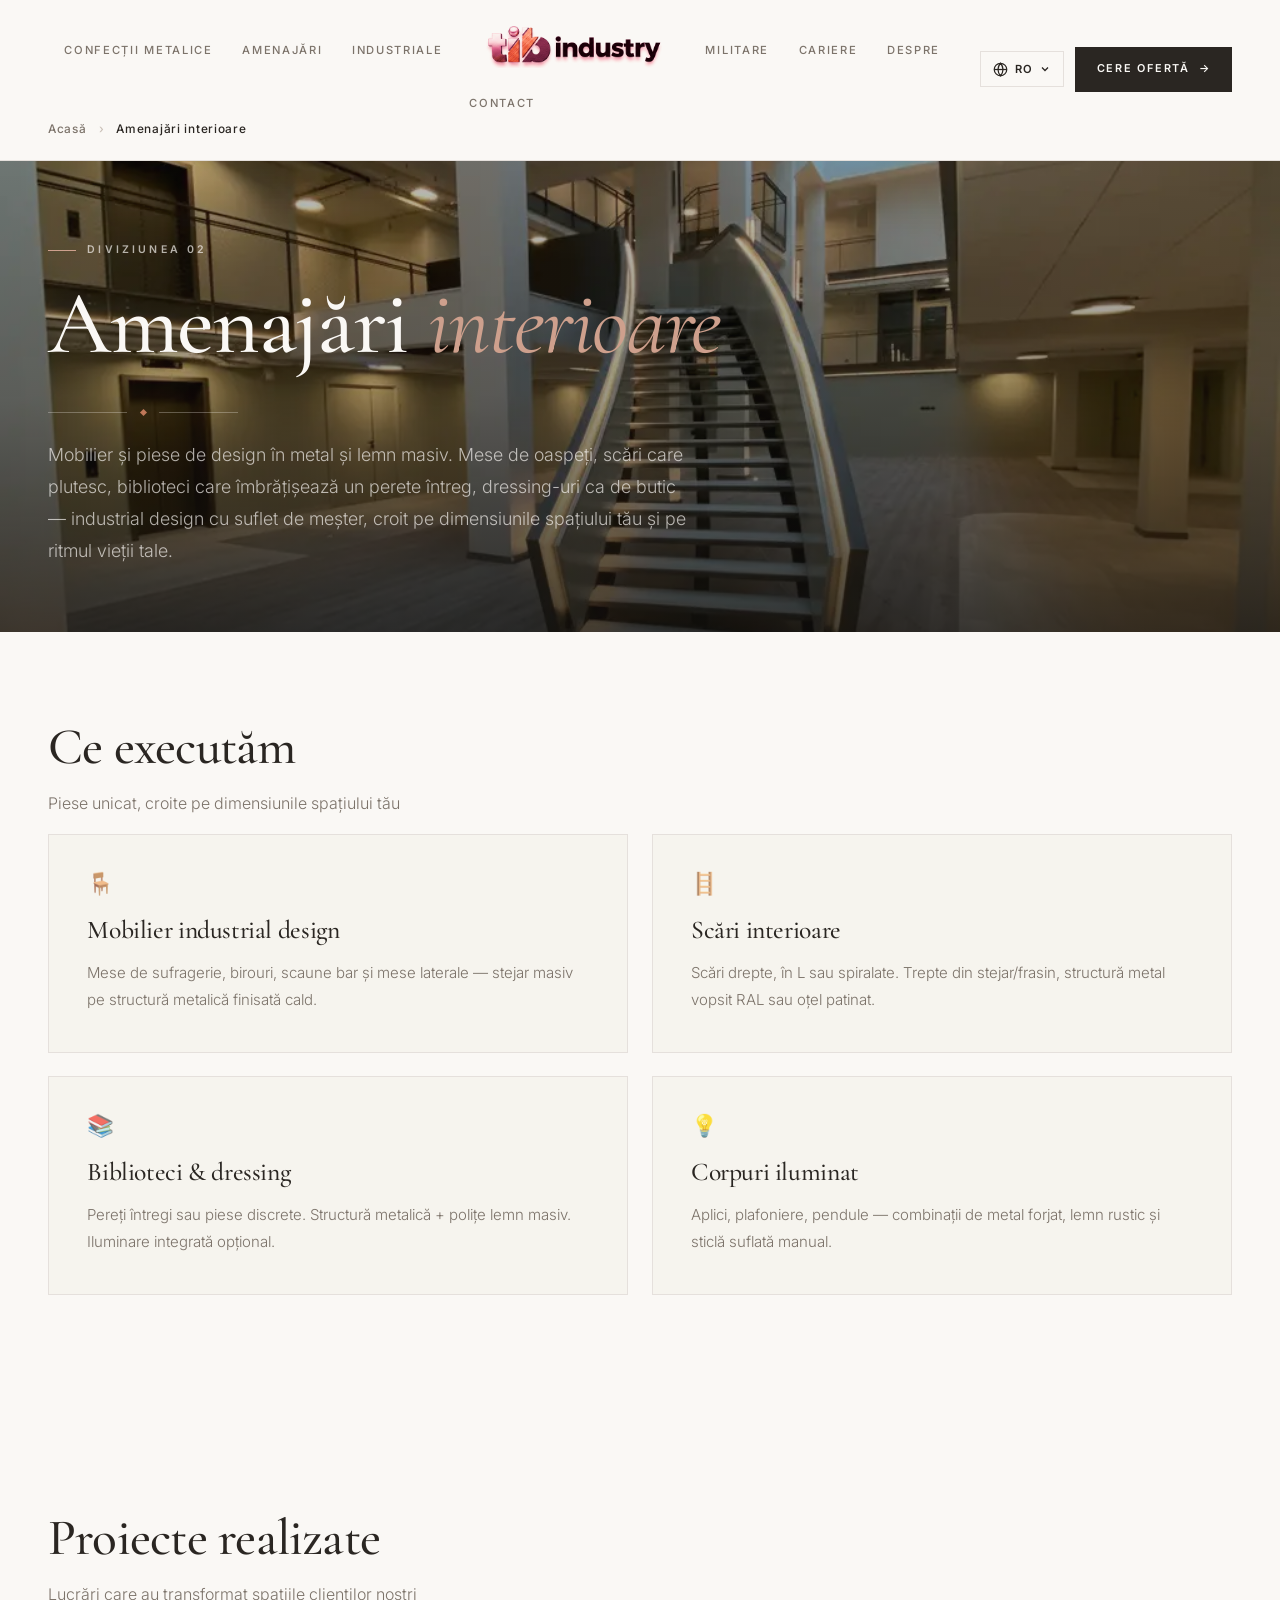
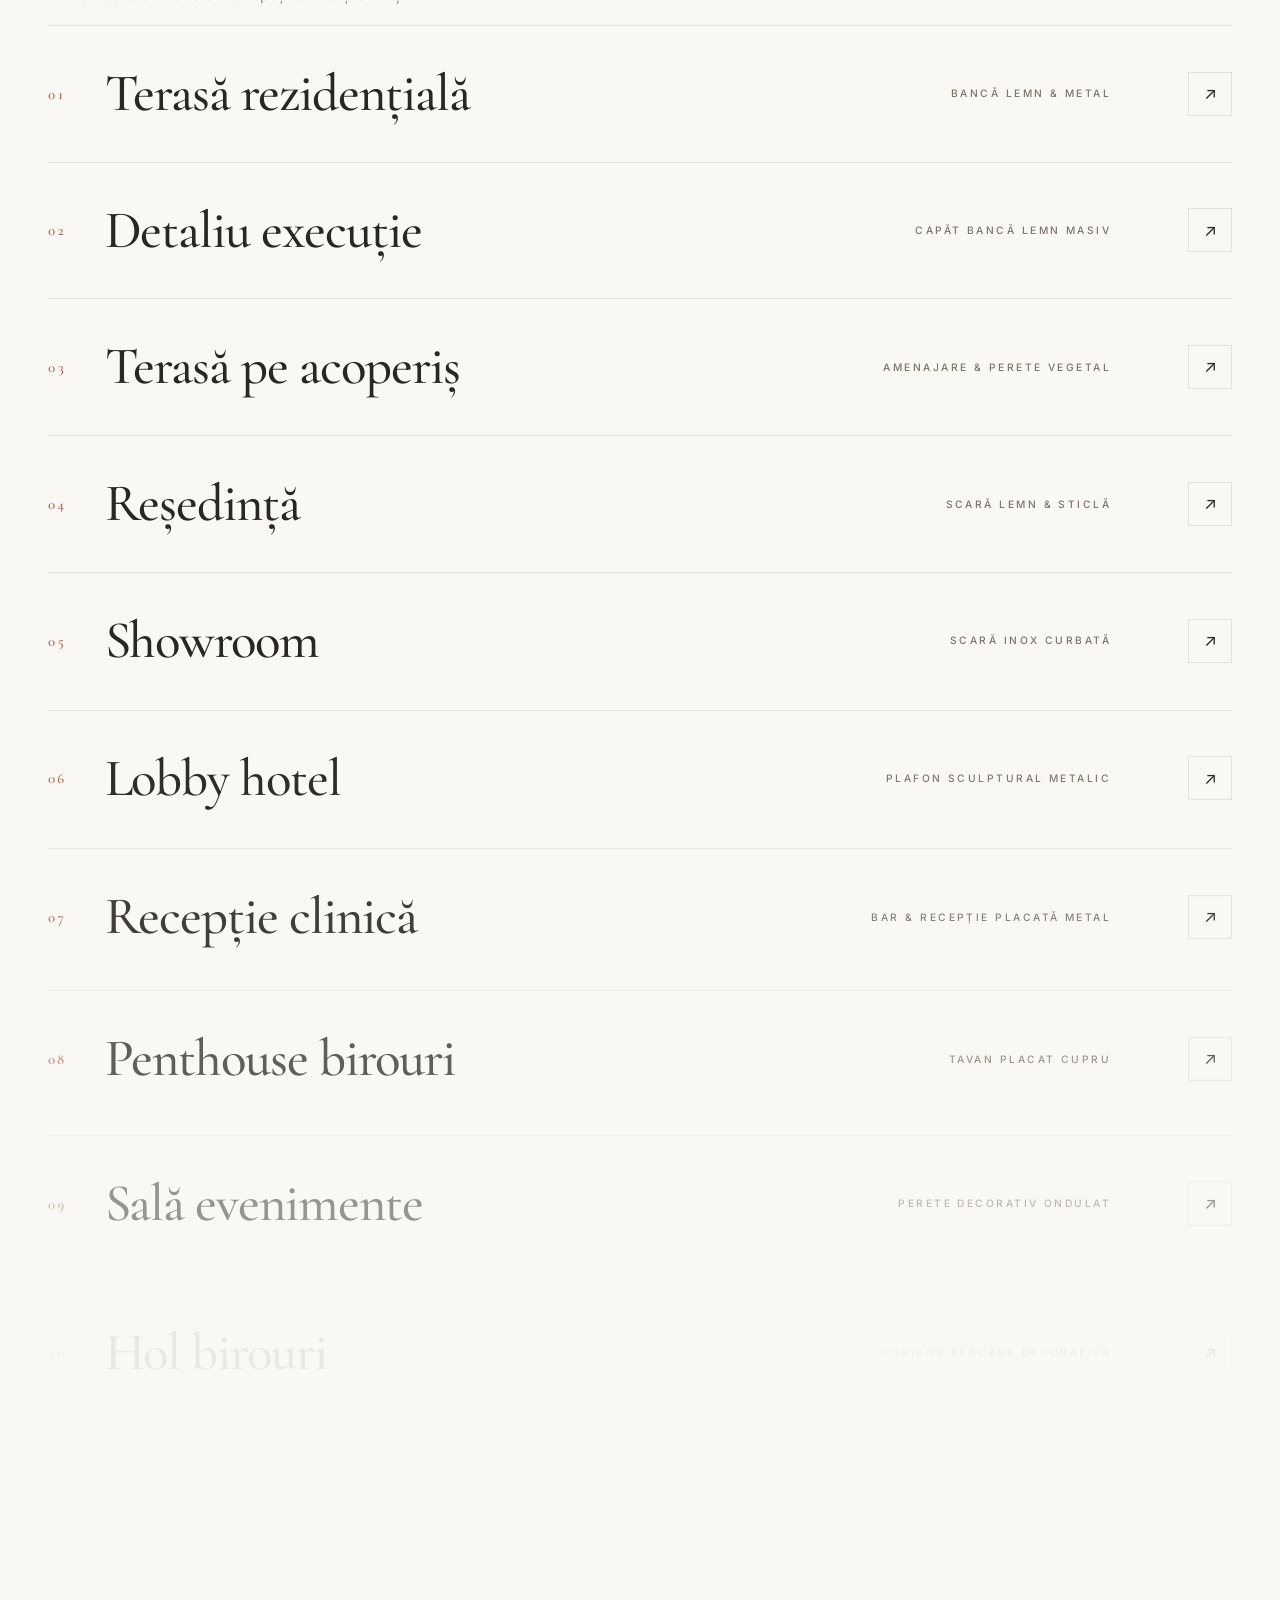
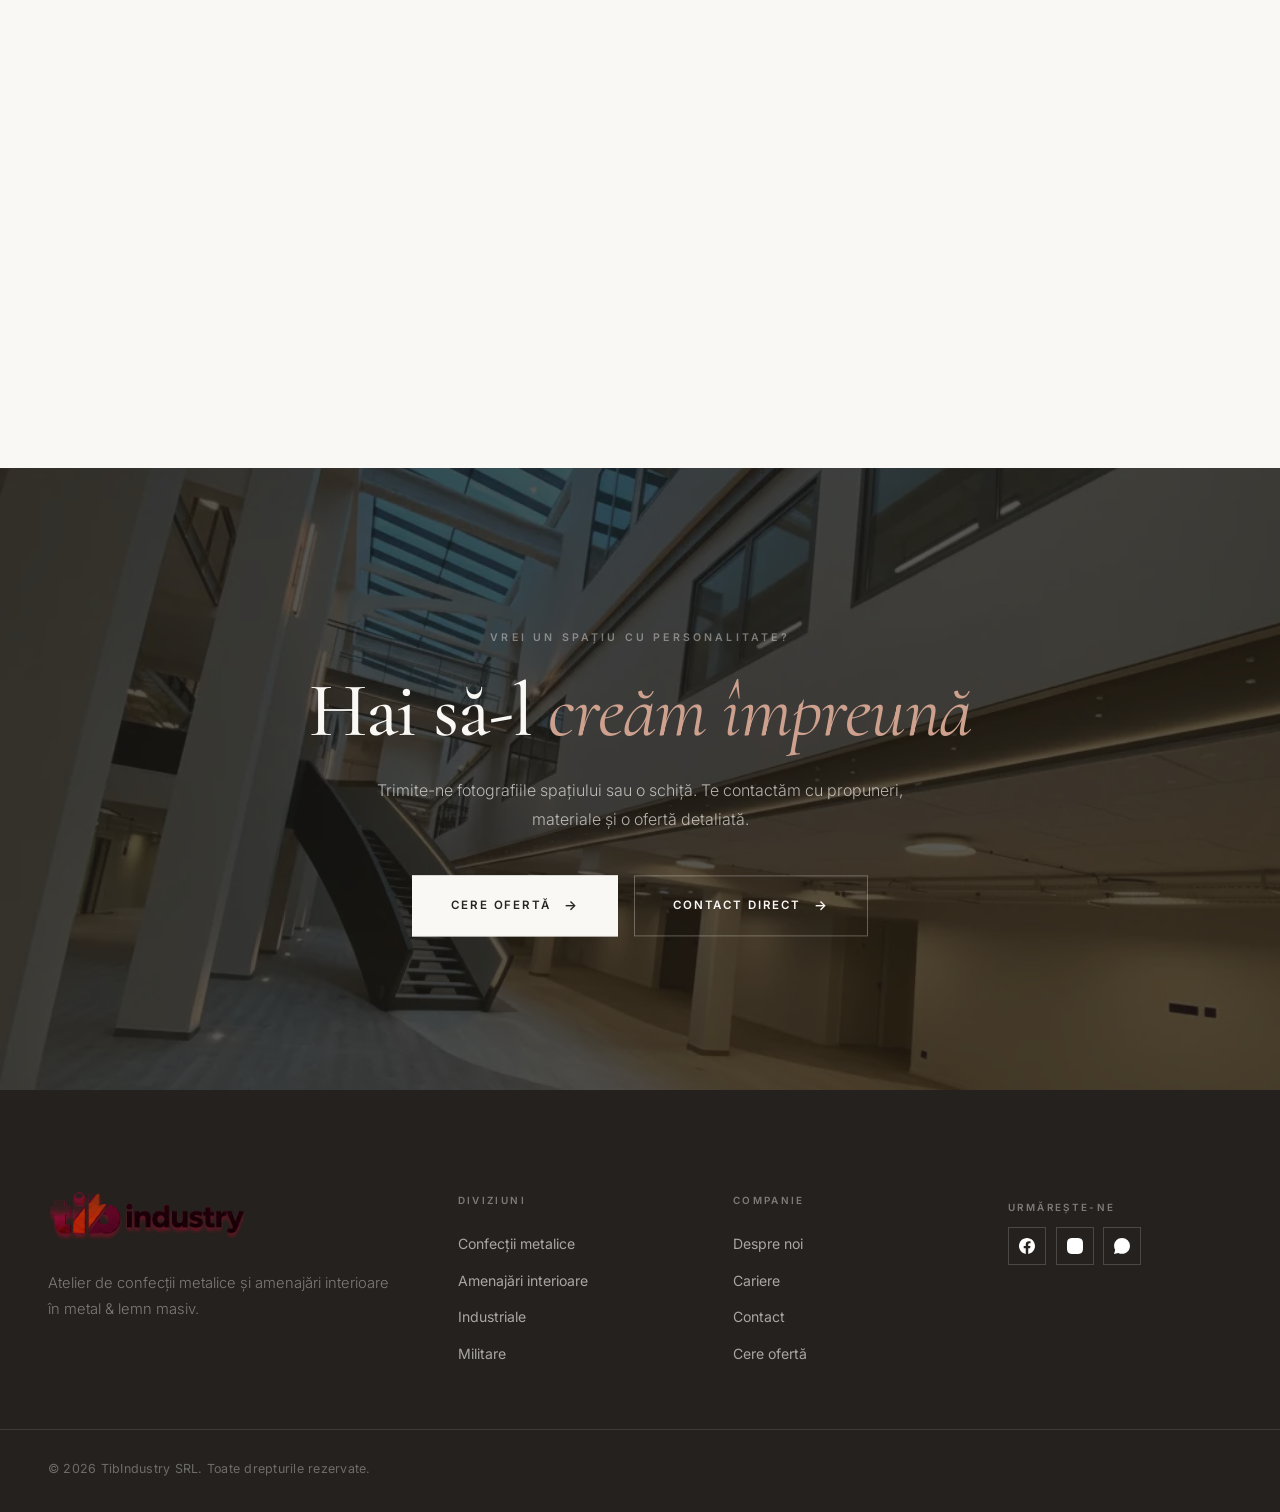
<file: amenajari-interioare.html>
<!DOCTYPE html>
<html lang="ro">
<head>
    <meta name="google" content="notranslate">
    <meta charset="UTF-8">
    <meta name="viewport" content="width=device-width, initial-scale=1.0">
    <title>Amenajări interioare — TibIndustry</title>
    <link rel="stylesheet" href="style-v3.css?v=1">
    <script src="vendor/gsap.min.js"></script>
    <script src="vendor/ScrollTrigger.min.js"></script>
</head>
<body class="page-amenajari">
    <header>
        <h1 class="brand-corner"><a href="index.html"><span class="brand-text"><img src="images/tib-industry-3d.png" alt="Tib Industry" class="brand-img brand-logo-full"></span></a></h1>
        <nav class="header-nav" id="headerNav">
            <a href="confectii-metalice.html">Confecții metalice</a>
            <a href="amenajari-interioare.html">Amenajări</a>
            <a href="industriale.html">Industriale</a>
            <a href="index.html" class="nav-logo" aria-label="TibIndustry - Acasa"><span class="brand-text"><img src="images/tib-industry-3d.png" alt="Tib Industry" class="brand-img brand-logo-full"></span></a>
            <a href="militare.html">Militare</a>
            <a href="cariere.html">Cariere</a>
            <a href="despre-noi.html">Despre</a>
            <a href="contact.html">Contact</a>
        </nav>
        <div class="header-right">
            <div class="lang-switcher" id="langSwitcher">
                <button class="lang-btn" id="langBtn" aria-haspopup="true" aria-expanded="false">
                    <svg class="lang-globe" viewBox="0 0 24 24" fill="none" stroke="currentColor" stroke-width="2"><circle cx="12" cy="12" r="10"/><line x1="2" y1="12" x2="22" y2="12"/><path d="M12 2a15.3 15.3 0 0 1 4 10 15.3 15.3 0 0 1-4 10 15.3 15.3 0 0 1-4-10 15.3 15.3 0 0 1 4-10z"/></svg>
                    <span class="lang-current-code" id="langCurrent">RO</span>
                    <svg class="lang-chevron" viewBox="0 0 24 24" fill="none" stroke="currentColor" stroke-width="2.5"><polyline points="6 9 12 15 18 9"/></svg>
                </button>
                <div class="lang-menu" id="langMenu" role="menu">
                    <div class="lang-menu-header">Alege limba</div>
                    <a data-lang="ro"><span class="flag">🇷🇴</span> Română <span class="lang-code">RO</span></a>
                    <a data-lang="en"><span class="flag">🇬🇧</span> English <span class="lang-code">EN</span></a>
                    <a data-lang="de"><span class="flag">🇩🇪</span> Deutsch <span class="lang-code">DE</span></a>
                    <a data-lang="fr"><span class="flag">🇫🇷</span> Français <span class="lang-code">FR</span></a>
                    <a data-lang="it"><span class="flag">🇮🇹</span> Italiano <span class="lang-code">IT</span></a>
                    <a data-lang="es"><span class="flag">🇪🇸</span> Español <span class="lang-code">ES</span></a>
                    <div class="lang-divider"></div>
                    <a data-lang="hu"><span class="flag">🇭🇺</span> Magyar <span class="lang-code">HU</span></a>
                    <a data-lang="pl"><span class="flag">🇵🇱</span> Polski <span class="lang-code">PL</span></a>
                    <a data-lang="ru"><span class="flag">🇷🇺</span> Русский <span class="lang-code">RU</span></a>
                    <a data-lang="uk"><span class="flag">🇺🇦</span> Українська <span class="lang-code">UK</span></a>
                    <a data-lang="ar"><span class="flag">🇸🇦</span> العربية <span class="lang-code">AR</span></a>
                    <a data-lang="zh-CN"><span class="flag">🇨🇳</span> 中文 <span class="lang-code">ZH</span></a>
                    <a data-lang="ja"><span class="flag">🇯🇵</span> 日本語 <span class="lang-code">JA</span></a>
                    <a data-lang="tr"><span class="flag">🇹🇷</span> Türkçe <span class="lang-code">TR</span></a>
                    <div class="lang-divider"></div>
                    <a class="more-langs" data-lang="all">+ Toate limbile disponibile</a>
                </div>
                <div id="google_translate_element"></div>
            </div>
            <a href="cerere-oferta.html" class="header-cta">Cere ofertă</a>
            <button class="nav-toggle" id="navToggle" aria-label="Meniu"><span></span><span></span><span></span></button>
        </div>
    </header>

    <main>
        <div class="cart-breadcrumb">
            <a href="index.html">Acasă</a>
            <span>›</span>
            <span>Amenajări interioare</span>
        </div>

        <section class="service-hero">
            <span class="service-eyebrow">Diviziunea 02</span>
            <h1>Amenajări <em>interioare</em></h1>
            <div class="lux-ornament" style="justify-content: flex-start; margin: 1.25rem 0 1.5rem;"><span class="line"></span><span class="diamond"></span><span class="line"></span></div>
            <p>Mobilier și piese de design în metal și lemn masiv. Mese de oaspeți, scări care plutesc, biblioteci care îmbrățișează un perete întreg, dressing-uri ca de butic — industrial design cu suflet de meșter, croit pe dimensiunile spațiului tău și pe ritmul vieții tale.</p>
        </section>

        <section>
            <div class="section-header" style="margin-bottom: 1rem;">
                <h2 class="section-title">Ce executăm</h2>
                <span class="section-sub">Piese unicat, croite pe dimensiunile spațiului tău</span>
            </div>
            <div class="services-list">
                <div class="service-block">
                    <div class="sb-icon">🪑</div>
                    <h3>Mobilier industrial design</h3>
                    <p>Mese de sufragerie, birouri, scaune bar și mese laterale — stejar masiv pe structură metalică finisată cald.</p>
                </div>
                <div class="service-block">
                    <div class="sb-icon">🪜</div>
                    <h3>Scări interioare</h3>
                    <p>Scări drepte, în L sau spiralate. Trepte din stejar/frasin, structură metal vopsit RAL sau oțel patinat.</p>
                </div>
                <div class="service-block">
                    <div class="sb-icon">📚</div>
                    <h3>Biblioteci & dressing</h3>
                    <p>Pereți întregi sau piese discrete. Structură metalică + polițe lemn masiv. Iluminare integrată opțional.</p>
                </div>
                <div class="service-block">
                    <div class="sb-icon">💡</div>
                    <h3>Corpuri iluminat</h3>
                    <p>Aplici, plafoniere, pendule — combinații de metal forjat, lemn rustic și sticlă suflată manual.</p>
                </div>
            </div>
        </section>

        <section class="featured-section">
            <div class="section-header" style="margin-bottom: 1rem;">
                <h2 class="section-title">Proiecte realizate</h2>
                <span class="section-sub">Lucrări care au transformat spațiile clienților noștri</span>
            </div>
            <!-- preview flotant care urmărește cursorul -->
            <div class="work-preview" aria-hidden="true"><img src="images/scara-lemn-sticla.webp" alt=""></div>

            <ul class="work-list">
                <li><div class="work-row" data-img="images/banca-lemn-metal.webp">
                    <span class="work-num"></span><span class="work-name">Terasă rezidențială</span><span class="work-cat">Bancă lemn & metal</span><span class="work-arrow">↗</span>
                </div></li>
                <li><div class="work-row" data-img="images/banca-lemn-detaliu.webp">
                    <span class="work-num"></span><span class="work-name">Detaliu execuție </span><span class="work-cat">Capăt bancă lemn masiv</span><span class="work-arrow">↗</span>
                </div></li>
                <li><div class="work-row" data-img="images/terasa-perete-vegetal.webp">
                    <span class="work-num"></span><span class="work-name">Terasă pe acoperiș </span><span class="work-cat">Amenajare & perete vegetal</span><span class="work-arrow">↗</span>
                </div></li>
                <li><div class="work-row" data-img="images/scara-lemn-sticla.webp">
                    <span class="work-num"></span><span class="work-name">Reședință </span><span class="work-cat">Scară lemn & sticlă</span><span class="work-arrow">↗</span>
                </div></li>
                <li><div class="work-row" data-img="images/scara-inox-curbata.webp">
                    <span class="work-num"></span><span class="work-name">Showroom </span><span class="work-cat">Scară inox curbată</span><span class="work-arrow">↗</span>
                </div></li>
                <li><div class="work-row" data-img="images/lobby-sculptura-metal.webp">
                    <span class="work-num"></span><span class="work-name">Lobby hotel </span><span class="work-cat">Plafon sculptural metalic</span><span class="work-arrow">↗</span>
                </div></li>
                <li><div class="work-row" data-img="images/receptie-bar-metal.webp">
                    <span class="work-num"></span><span class="work-name">Recepție clinică </span><span class="work-cat">Bar & recepție placată metal</span><span class="work-arrow">↗</span>
                </div></li>
                <li><div class="work-row" data-img="images/tavan-cupru-panoramic.webp">
                    <span class="work-num"></span><span class="work-name">Penthouse birouri </span><span class="work-cat">Tavan placat cupru</span><span class="work-arrow">↗</span>
                </div></li>
                <li><div class="work-row" data-img="images/perete-ondulat-alb.webp">
                    <span class="work-num"></span><span class="work-name">Sală evenimente </span><span class="work-cat">Perete decorativ ondulat</span><span class="work-arrow">↗</span>
                </div></li>
                <li><div class="work-row" data-img="images/coridor-placare-alba.webp">
                    <span class="work-num"></span><span class="work-name">Hol birouri </span><span class="work-cat">Coridor placare decorativă</span><span class="work-arrow">↗</span>
                </div></li>
                <li><div class="work-row" data-img="images/lobby-trepte-intrare.webp">
                    <span class="work-num"></span><span class="work-name">Centru de afaceri </span><span class="work-cat">Trepte & amenajare lobby</span><span class="work-arrow">↗</span>
                </div></li>
                <li><div class="work-row" data-img="images/scara-curba-intrados.webp">
                    <span class="work-num"></span><span class="work-name">Vilă privată </span><span class="work-cat">Scară curbă & intrados sculptat</span><span class="work-arrow">↗</span>
                </div></li>
                <li><div class="work-row" data-img="images/scara-neagra-otel.webp">
                    <span class="work-num"></span><span class="work-name">Loft industrial </span><span class="work-cat">Scară neagră din oțel</span><span class="work-arrow">↗</span>
                </div></li>
                <li><div class="work-row" data-img="images/lobby-lift.webp">
                    <span class="work-num"></span><span class="work-name">Clădire de birouri </span><span class="work-cat">Lobby & zonă lift placată metal</span><span class="work-arrow">↗</span>
                </div></li>
            </ul>
        </section>

        <section class="cta-big">
            <span class="cta-eyebrow">Vrei un spațiu cu personalitate?</span>
            <h2>Hai să-l <em>creăm împreună</em></h2>
            <p>Trimite-ne fotografiile spațiului sau o schiță. Te contactăm cu propuneri, materiale și o ofertă detaliată.</p>
            <div class="cta-actions">
                <a href="cerere-oferta.html" class="hero-btn">Cere ofertă</a>
                <a href="contact.html" class="hero-btn hero-btn-outline">Contact direct</a>
            </div>
        </section>
    </main>

    <footer>
        <div class="footer-inner">
            <div class="footer-brand">
                <span class="brand-text"><img src="images/tib-industry-3d.png" alt="Tib Industry" class="brand-img brand-logo-full"></span>
                <p>Atelier de confecții metalice și amenajări interioare în metal & lemn masiv.</p>
            </div>
            <div class="footer-links">
                <strong>Diviziuni</strong>
                <a href="confectii-metalice.html">Confecții metalice</a>
                <a href="amenajari-interioare.html">Amenajări interioare</a>
                <a href="industriale.html">Industriale</a>
                <a href="militare.html">Militare</a>
            </div>
            <div class="footer-links">
                <strong>Companie</strong>
                <a href="despre-noi.html">Despre noi</a>
                <a href="cariere.html">Cariere</a>
                <a href="contact.html">Contact</a>
                <a href="cerere-oferta.html">Cere ofertă</a>
            </div>
            <div class="footer-social-col">
                <strong>Urmărește-ne</strong>
                <div class="footer-social">
                    <a href="https://facebook.com" target="_blank" rel="noopener noreferrer" aria-label="Facebook"><svg class="social-icon" viewBox="0 0 24 24" fill="white"><path d="M24 12.073c0-6.627-5.373-12-12-12s-12 5.373-12 12c0 5.99 4.388 10.954 10.125 11.854v-8.385H7.078v-3.47h3.047V9.43c0-3.007 1.792-4.669 4.533-4.669 1.312 0 2.686.235 2.686.235v2.953H15.83c-1.491 0-1.956.925-1.956 1.874v2.25h3.328l-.532 3.47h-2.796v8.385C19.612 23.027 24 18.062 24 12.073z"/></svg></a>
                    <a href="https://instagram.com" target="_blank" rel="noopener noreferrer" aria-label="Instagram"><svg class="social-icon" viewBox="0 0 24 24" fill="white"><path d="M12 0C8.74 0 8.333.015 7.053.072 5.775.132 4.905.333 4.14.63c-.789.306-1.459.717-2.126 1.384S.935 3.35.63 4.14C.333 4.905.131 5.775.072 7.053.012 8.333 0 8.74 0 12c0 3.259.014 3.668.072 4.948.06 1.277.261 2.148.558 2.913.306.788.717 1.459 1.384 2.126.667.666 1.336 1.079 2.126 1.384.766.296 1.636.499 2.913.558C8.333 23.988 8.74 24 12 24c3.259 0 3.668-.014 4.948-.072 1.277-.06 2.148-.262 2.913-.558.788-.306 1.459-.718 2.126-1.384.666-.667 1.079-1.335 1.384-2.126.296-.765.499-1.636.558-2.913.06-1.28.072-1.689.072-4.948 0-3.259-.014-3.667-.072-4.947-.06-1.277-.262-2.149-.558-2.913-.306-.789-.718-1.459-1.384-2.126C21.319 1.347 20.651.935 19.86.63c-.765-.297-1.636-.499-2.913-.558C15.668.012 15.259 0 12 0zm0 5.838c-3.405 0-6.162 2.76-6.162 6.162 0 3.405 2.76 6.162 6.162 6.162 3.405 0 6.162-2.76 6.162-6.162 0-3.405-2.753-6.162-6.162-6.162zm0 10.162c-2.209 0-4-1.79-4-4 0-2.209 1.791-4 4-4s4 1.791 4 4c0 2.21-1.791 4-4 4z"/></svg></a>
                    <a href="https://wa.me/40700000000" target="_blank" rel="noopener noreferrer" aria-label="WhatsApp"><svg class="social-icon" viewBox="0 0 24 24" fill="white"><path d="M.057 24l1.687-6.163a11.867 11.867 0 0 1-1.587-5.946C.16 5.335 5.495 0 12.05 0a11.817 11.817 0 0 1 8.413 3.488 11.824 11.824 0 0 1 3.48 8.414c-.003 6.557-5.338 11.892-11.893 11.892a11.9 11.9 0 0 1-5.688-1.448L.057 24z"/></svg></a>
                </div>
            </div>
        </div>
        <div class="footer-bottom">
            <p>&copy; 2026 TibIndustry SRL. Toate drepturile rezervate.</p>
        </div>
    </footer>

    <script src="script.js?v=3"></script>
    <script src="js/amenajari-interioare.js"></script>
</body>
</html>
</file>
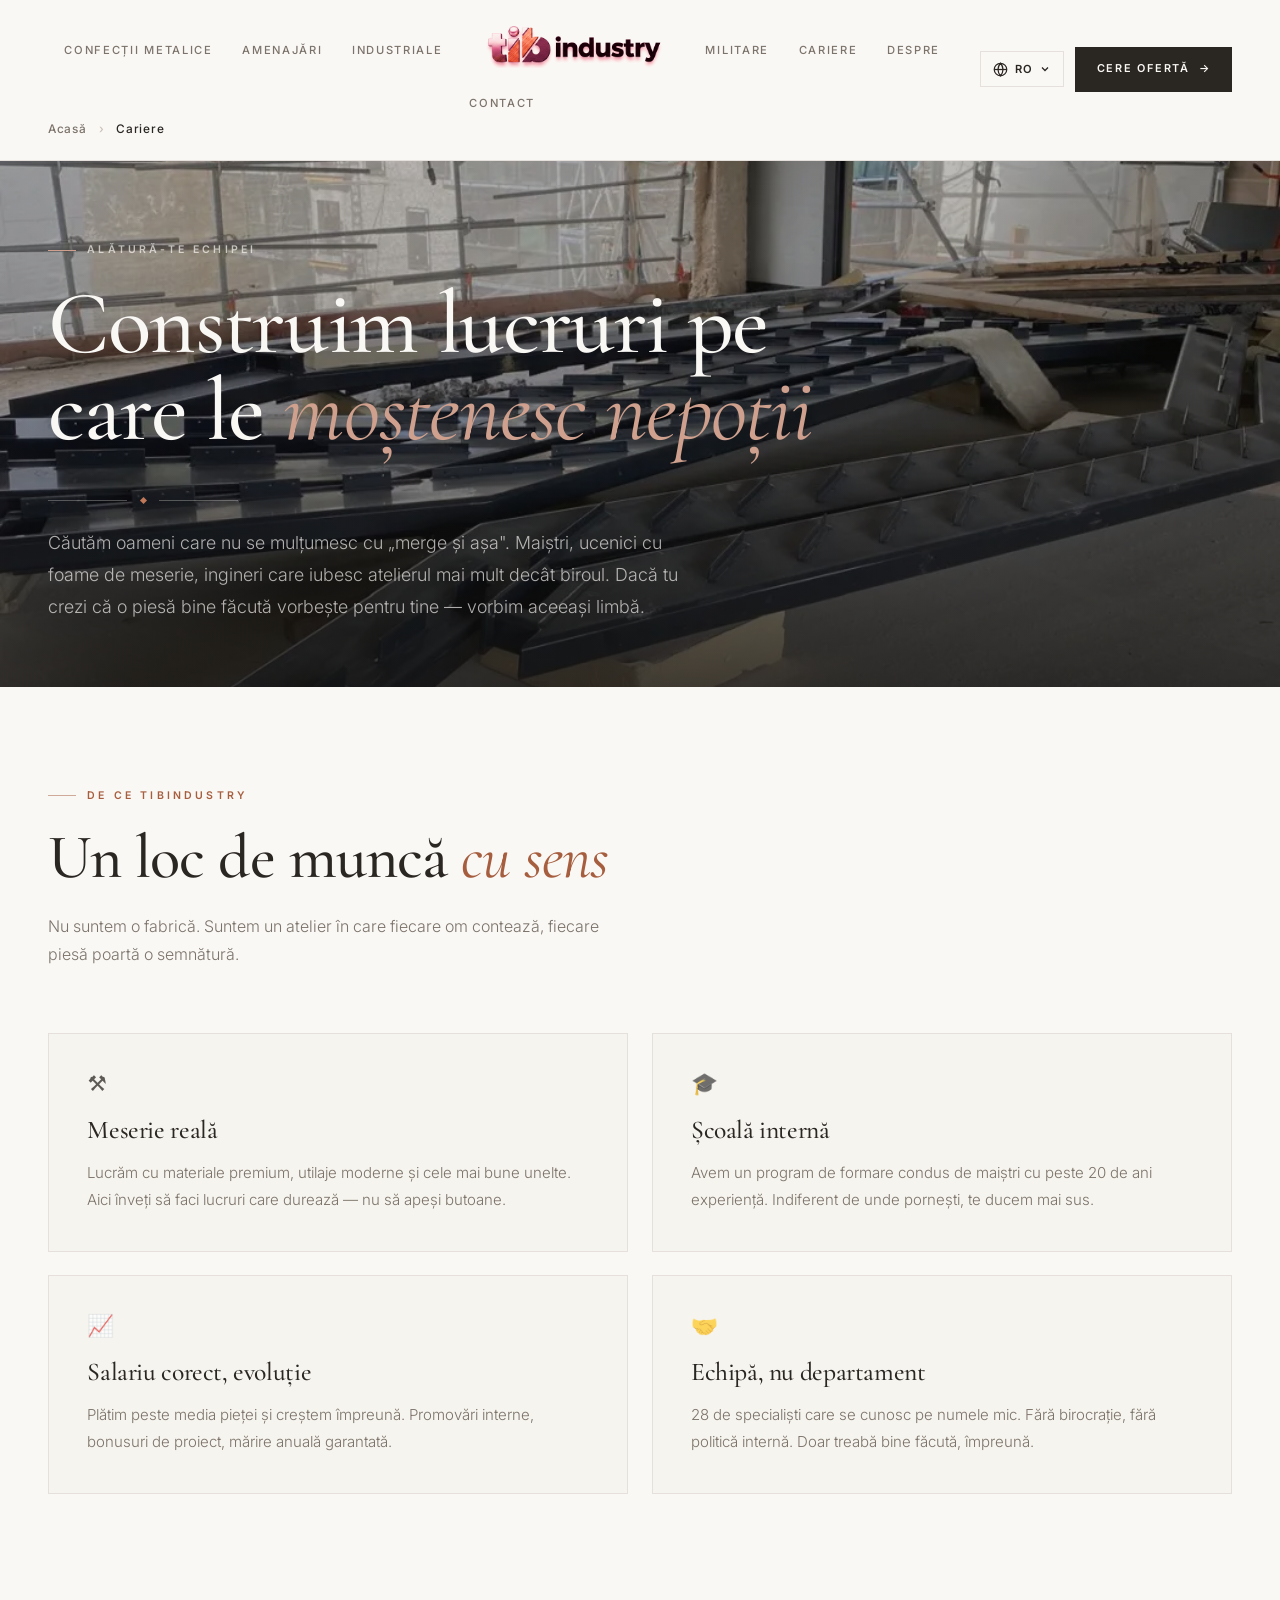
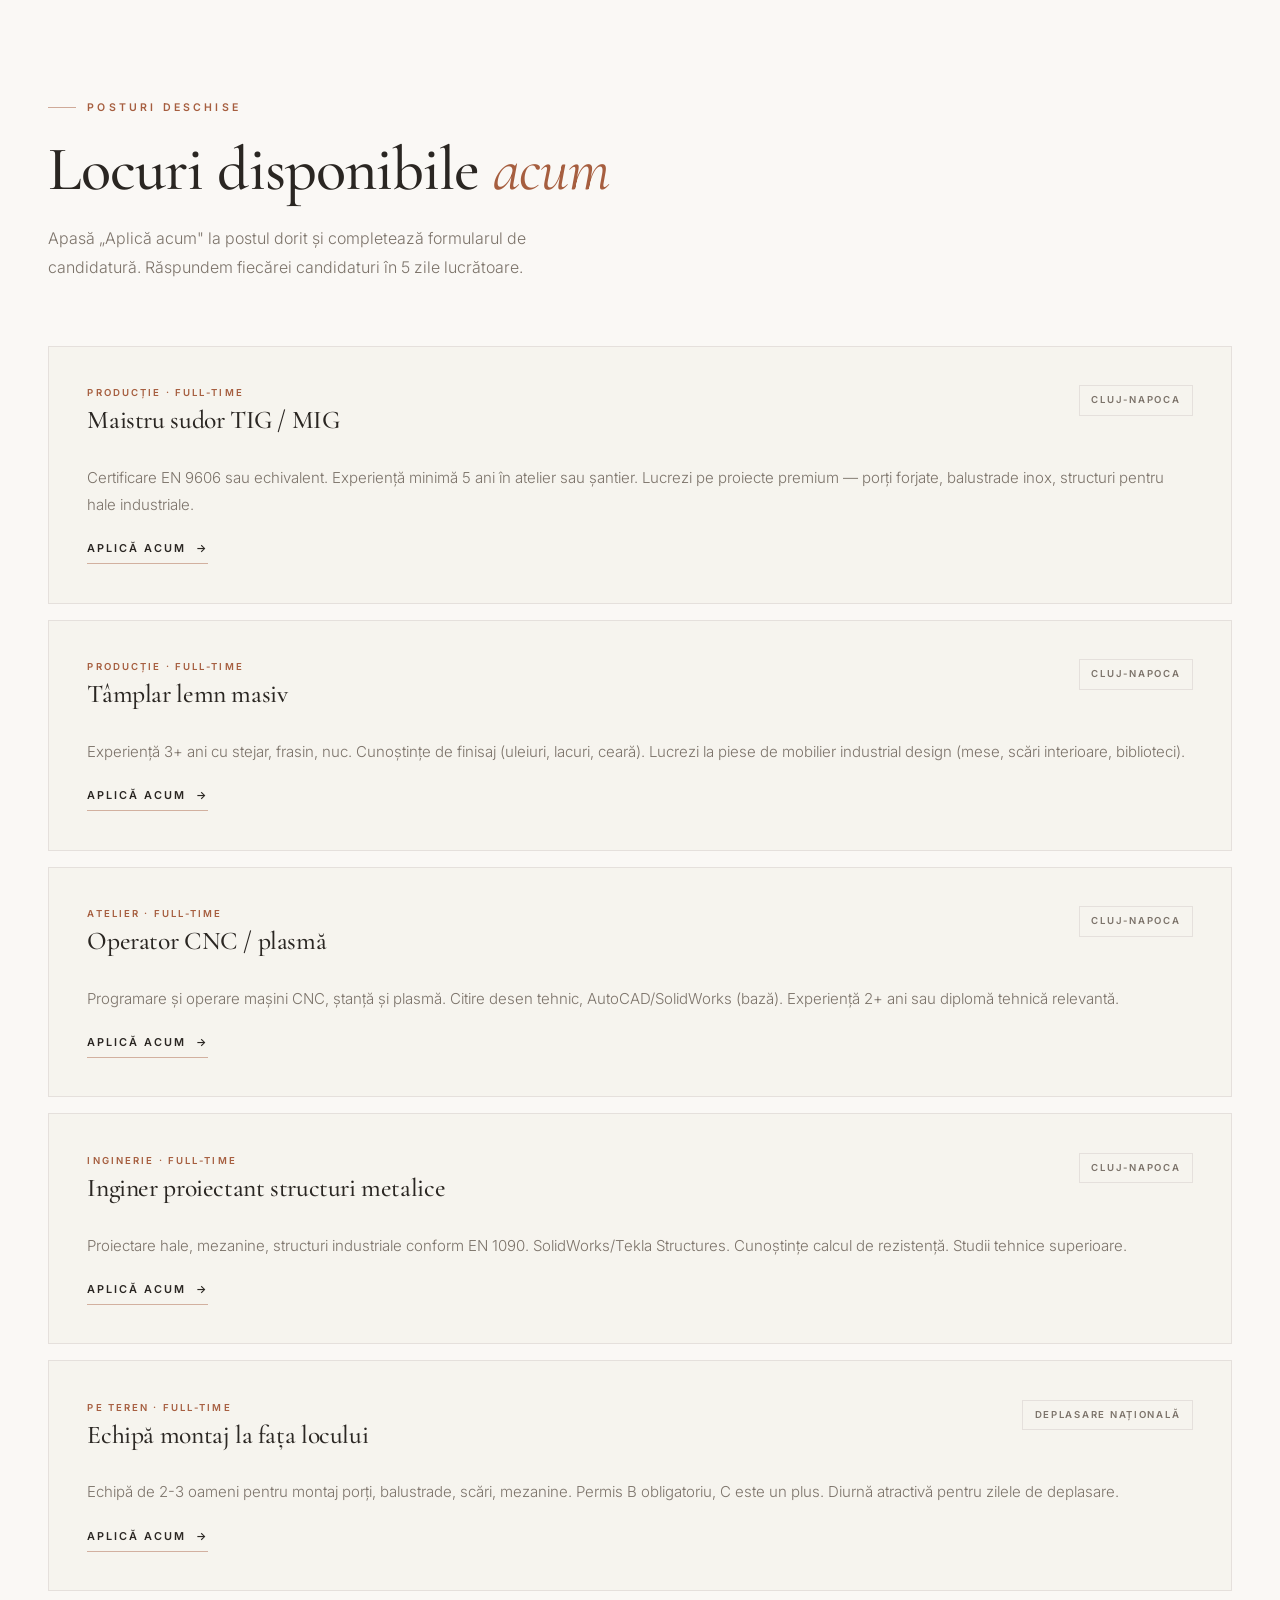
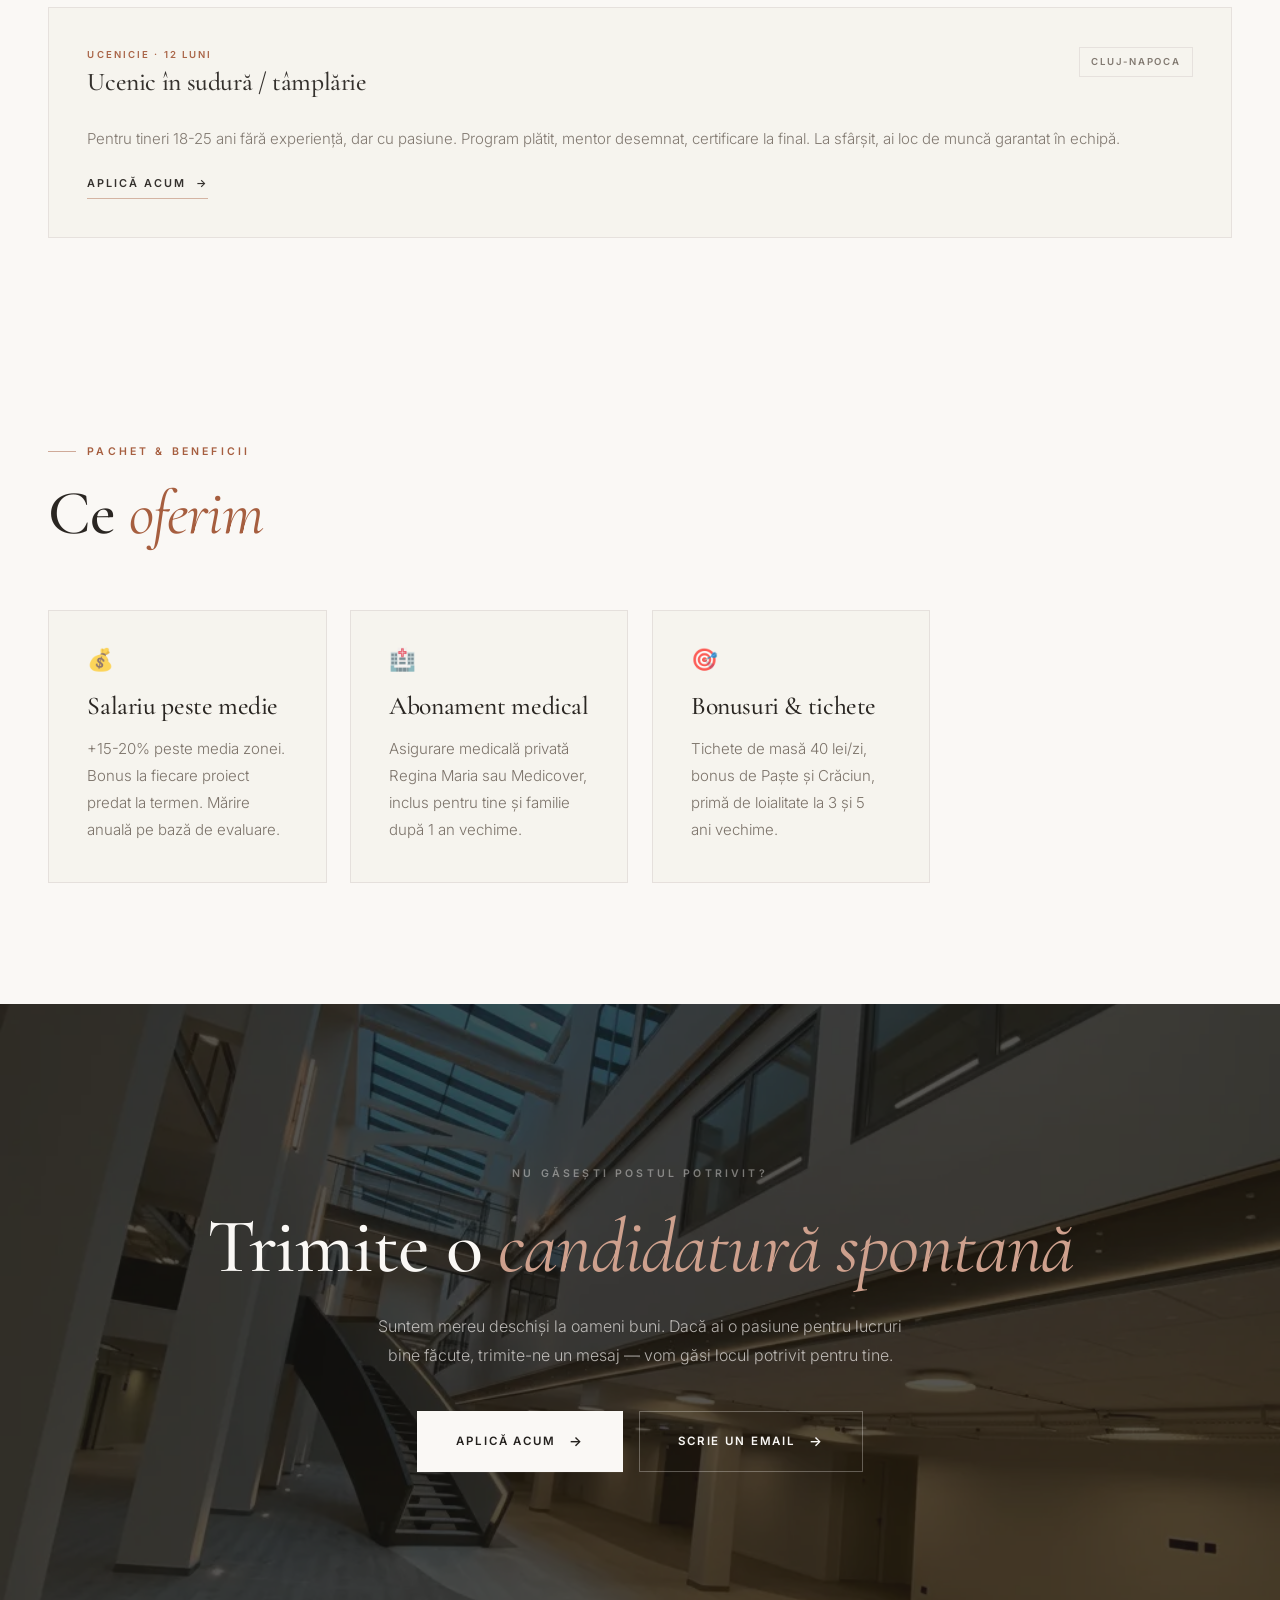
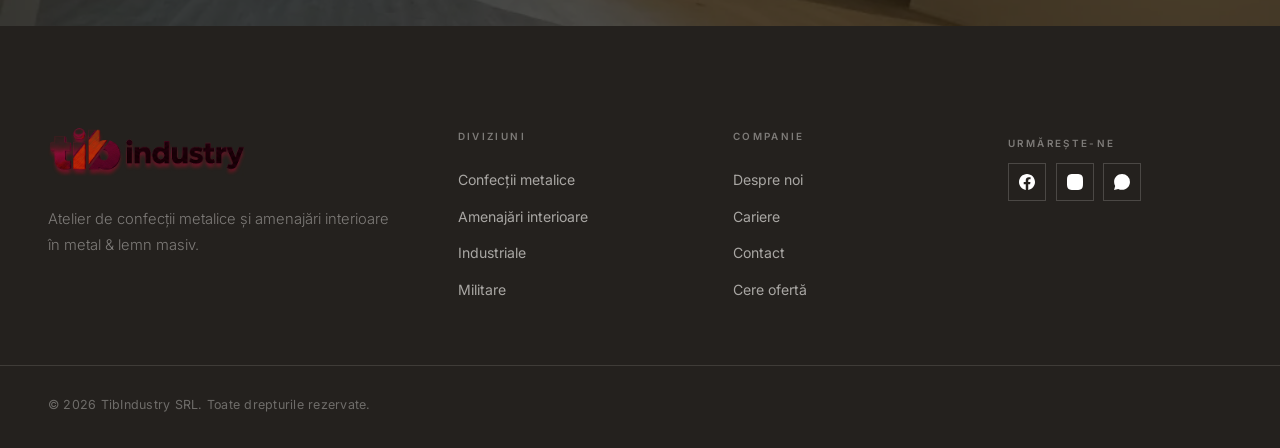
<file: cariere.html>
<!DOCTYPE html>
<html lang="ro">
<head>
    <meta name="google" content="notranslate">
    <meta charset="UTF-8">
    <meta name="viewport" content="width=device-width, initial-scale=1.0">
    <title>Cariere — TibIndustry</title>
    <link rel="stylesheet" href="style-v3.css?v=1">
    <script src="vendor/gsap.min.js"></script>
    <script src="vendor/ScrollTrigger.min.js"></script>
</head>
<body class="page-cariere">
    <header>
        <h1 class="brand-corner"><a href="index.html"><span class="brand-text"><img src="images/tib-industry-3d.png" alt="Tib Industry" class="brand-img brand-logo-full"></span></a></h1>
        <nav class="header-nav" id="headerNav">
            <a href="confectii-metalice.html">Confecții metalice</a>
            <a href="amenajari-interioare.html">Amenajări</a>
            <a href="industriale.html">Industriale</a>
            <a href="index.html" class="nav-logo" aria-label="TibIndustry - Acasa"><span class="brand-text"><img src="images/tib-industry-3d.png" alt="Tib Industry" class="brand-img brand-logo-full"></span></a>
            <a href="militare.html">Militare</a>
            <a href="cariere.html">Cariere</a>
            <a href="despre-noi.html">Despre</a>
            <a href="contact.html">Contact</a>
        </nav>
        <div class="header-right">
            <div class="lang-switcher" id="langSwitcher">
                <button class="lang-btn" id="langBtn" aria-haspopup="true" aria-expanded="false">
                    <svg class="lang-globe" viewBox="0 0 24 24" fill="none" stroke="currentColor" stroke-width="2"><circle cx="12" cy="12" r="10"/><line x1="2" y1="12" x2="22" y2="12"/><path d="M12 2a15.3 15.3 0 0 1 4 10 15.3 15.3 0 0 1-4 10 15.3 15.3 0 0 1-4-10 15.3 15.3 0 0 1 4-10z"/></svg>
                    <span class="lang-current-code" id="langCurrent">RO</span>
                    <svg class="lang-chevron" viewBox="0 0 24 24" fill="none" stroke="currentColor" stroke-width="2.5"><polyline points="6 9 12 15 18 9"/></svg>
                </button>
                <div class="lang-menu" id="langMenu" role="menu">
                    <div class="lang-menu-header">Alege limba</div>
                    <a data-lang="ro"><span class="flag">🇷🇴</span> Română <span class="lang-code">RO</span></a>
                    <a data-lang="en"><span class="flag">🇬🇧</span> English <span class="lang-code">EN</span></a>
                    <a data-lang="de"><span class="flag">🇩🇪</span> Deutsch <span class="lang-code">DE</span></a>
                    <a data-lang="fr"><span class="flag">🇫🇷</span> Français <span class="lang-code">FR</span></a>
                    <a data-lang="it"><span class="flag">🇮🇹</span> Italiano <span class="lang-code">IT</span></a>
                    <a data-lang="es"><span class="flag">🇪🇸</span> Español <span class="lang-code">ES</span></a>
                    <div class="lang-divider"></div>
                    <a data-lang="hu"><span class="flag">🇭🇺</span> Magyar <span class="lang-code">HU</span></a>
                    <a data-lang="pl"><span class="flag">🇵🇱</span> Polski <span class="lang-code">PL</span></a>
                    <a data-lang="ru"><span class="flag">🇷🇺</span> Русский <span class="lang-code">RU</span></a>
                    <a data-lang="uk"><span class="flag">🇺🇦</span> Українська <span class="lang-code">UK</span></a>
                    <a data-lang="ar"><span class="flag">🇸🇦</span> العربية <span class="lang-code">AR</span></a>
                    <a data-lang="zh-CN"><span class="flag">🇨🇳</span> 中文 <span class="lang-code">ZH</span></a>
                    <a data-lang="ja"><span class="flag">🇯🇵</span> 日本語 <span class="lang-code">JA</span></a>
                    <a data-lang="tr"><span class="flag">🇹🇷</span> Türkçe <span class="lang-code">TR</span></a>
                    <div class="lang-divider"></div>
                    <a class="more-langs" data-lang="all">+ Toate limbile disponibile</a>
                </div>
                <div id="google_translate_element"></div>
            </div>
            <a href="cerere-oferta.html" class="header-cta">Cere ofertă</a>
            <button class="nav-toggle" id="navToggle" aria-label="Meniu"><span></span><span></span><span></span></button>
        </div>
    </header>

    <main>
        <div class="cart-breadcrumb">
            <a href="index.html">Acasă</a>
            <span>›</span>
            <span>Cariere</span>
        </div>

        <section class="service-hero">
            <span class="service-eyebrow">Alătură-te echipei</span>
            <h1>Construim lucruri pe care le <em>moștenesc nepoții</em></h1>
            <div class="lux-ornament" style="justify-content: flex-start; margin: 1.25rem 0 1.5rem;"><span class="line"></span><span class="diamond"></span><span class="line"></span></div>
            <p>Căutăm oameni care nu se mulțumesc cu „merge și așa". Maiștri, ucenici cu foame de meserie, ingineri care iubesc atelierul mai mult decât biroul. Dacă tu crezi că o piesă bine făcută vorbește pentru tine — vorbim aceeași limbă.</p>
        </section>

        <!-- DE CE NOI -->
        <section>
            <div class="lux-section-head">
                <span class="eyebrow">De ce TibIndustry</span>
                <h2>Un loc de muncă <em>cu sens</em></h2>
                <p class="sub">Nu suntem o fabrică. Suntem un atelier în care fiecare om contează, fiecare piesă poartă o semnătură.</p>
            </div>
            <div class="services-list">
                <div class="service-block">
                    <div class="sb-icon">⚒️</div>
                    <h3>Meserie reală</h3>
                    <p>Lucrăm cu materiale premium, utilaje moderne și cele mai bune unelte. Aici înveți să faci lucruri care durează — nu să apeși butoane.</p>
                </div>
                <div class="service-block">
                    <div class="sb-icon">🎓</div>
                    <h3>Școală internă</h3>
                    <p>Avem un program de formare condus de maiștri cu peste 20 de ani experiență. Indiferent de unde pornești, te ducem mai sus.</p>
                </div>
                <div class="service-block">
                    <div class="sb-icon">📈</div>
                    <h3>Salariu corect, evoluție</h3>
                    <p>Plătim peste media pieței și creștem împreună. Promovări interne, bonusuri de proiect, mărire anuală garantată.</p>
                </div>
                <div class="service-block">
                    <div class="sb-icon">🤝</div>
                    <h3>Echipă, nu departament</h3>
                    <p>28 de specialiști care se cunosc pe numele mic. Fără birocrație, fără politică internă. Doar treabă bine făcută, împreună.</p>
                </div>
            </div>
        </section>

        <!-- POSTURI DESCHISE -->
        <section style="margin-top: 1rem;" id="posturi">
            <div class="lux-section-head">
                <span class="eyebrow">Posturi deschise</span>
                <h2>Locuri disponibile <em>acum</em></h2>
                <p class="sub">Apasă „Aplică acum" la postul dorit și completează formularul de candidatură. Răspundem fiecărei candidaturi în 5 zile lucrătoare.</p>
            </div>
            <div class="services-list" style="grid-template-columns: 1fr; gap: 1rem;">
                <div class="service-block job-card">
                    <div class="job-head">
                        <div>
                            <span class="job-tag">Producție · full-time</span>
                            <h3>Maistru sudor TIG / MIG</h3>
                        </div>
                        <span class="job-location">Cluj-Napoca</span>
                    </div>
                    <p>Certificare EN 9606 sau echivalent. Experiență minimă 5 ani în atelier sau șantier. Lucrezi pe proiecte premium — porți forjate, balustrade inox, structuri pentru hale industriale.</p>
                    <a href="aplica-cariera.html?post=Maistru%20sudor%20TIG%20%2F%20MIG" class="sig-link">Aplică acum <span>→</span></a>
                </div>

                <div class="service-block job-card">
                    <div class="job-head">
                        <div>
                            <span class="job-tag">Producție · full-time</span>
                            <h3>Tâmplar lemn masiv</h3>
                        </div>
                        <span class="job-location">Cluj-Napoca</span>
                    </div>
                    <p>Experiență 3+ ani cu stejar, frasin, nuc. Cunoștințe de finisaj (uleiuri, lacuri, ceară). Lucrezi la piese de mobilier industrial design (mese, scări interioare, biblioteci).</p>
                    <a href="aplica-cariera.html?post=T%C3%A2mplar%20lemn%20masiv" class="sig-link">Aplică acum <span>→</span></a>
                </div>

                <div class="service-block job-card">
                    <div class="job-head">
                        <div>
                            <span class="job-tag">Atelier · full-time</span>
                            <h3>Operator CNC / plasmă</h3>
                        </div>
                        <span class="job-location">Cluj-Napoca</span>
                    </div>
                    <p>Programare și operare mașini CNC, ștanță și plasmă. Citire desen tehnic, AutoCAD/SolidWorks (bază). Experiență 2+ ani sau diplomă tehnică relevantă.</p>
                    <a href="aplica-cariera.html?post=Operator%20CNC%20%2F%20plasm%C4%83" class="sig-link">Aplică acum <span>→</span></a>
                </div>

                <div class="service-block job-card">
                    <div class="job-head">
                        <div>
                            <span class="job-tag">Inginerie · full-time</span>
                            <h3>Inginer proiectant structuri metalice</h3>
                        </div>
                        <span class="job-location">Cluj-Napoca</span>
                    </div>
                    <p>Proiectare hale, mezanine, structuri industriale conform EN 1090. SolidWorks/Tekla Structures. Cunoștințe calcul de rezistență. Studii tehnice superioare.</p>
                    <a href="aplica-cariera.html?post=Inginer%20proiectant" class="sig-link">Aplică acum <span>→</span></a>
                </div>

                <div class="service-block job-card">
                    <div class="job-head">
                        <div>
                            <span class="job-tag">Pe teren · full-time</span>
                            <h3>Echipă montaj la fața locului</h3>
                        </div>
                        <span class="job-location">Deplasare națională</span>
                    </div>
                    <p>Echipă de 2-3 oameni pentru montaj porți, balustrade, scări, mezanine. Permis B obligatoriu, C este un plus. Diurnă atractivă pentru zilele de deplasare.</p>
                    <a href="aplica-cariera.html?post=Echip%C4%83%20montaj%20la%20fa%C8%9Ba%20locului" class="sig-link">Aplică acum <span>→</span></a>
                </div>

                <div class="service-block job-card">
                    <div class="job-head">
                        <div>
                            <span class="job-tag">Ucenicie · 12 luni</span>
                            <h3>Ucenic în sudură / tâmplărie</h3>
                        </div>
                        <span class="job-location">Cluj-Napoca</span>
                    </div>
                    <p>Pentru tineri 18-25 ani fără experiență, dar cu pasiune. Program plătit, mentor desemnat, certificare la final. La sfârșit, ai loc de muncă garantat în echipă.</p>
                    <a href="aplica-cariera.html?post=Ucenic%20sudur%C4%83%20%2F%20t%C3%A2mpl%C4%83rie" class="sig-link">Aplică acum <span>→</span></a>
                </div>
            </div>
        </section>

        <!-- BENEFICII -->
        <section style="margin-top: 1rem;">
            <div class="lux-section-head">
                <span class="eyebrow">Pachet & beneficii</span>
                <h2>Ce <em>oferim</em></h2>
            </div>
            <div class="values-grid">
                <div class="value-card">
                    <div class="v-icon">💰</div>
                    <h4>Salariu peste medie</h4>
                    <p>+15-20% peste media zonei. Bonus la fiecare proiect predat la termen. Mărire anuală pe bază de evaluare.</p>
                </div>
                <div class="value-card">
                    <div class="v-icon">🏥</div>
                    <h4>Abonament medical</h4>
                    <p>Asigurare medicală privată Regina Maria sau Medicover, inclus pentru tine și familie după 1 an vechime.</p>
                </div>
                <div class="value-card">
                    <div class="v-icon">🎯</div>
                    <h4>Bonusuri & tichete</h4>
                    <p>Tichete de masă 40 lei/zi, bonus de Paște și Crăciun, primă de loialitate la 3 și 5 ani vechime.</p>
                </div>
            </div>
        </section>

        <section class="cta-big" style="margin-top: 2rem;">
            <span class="cta-eyebrow">Nu găsești postul potrivit?</span>
            <h2>Trimite o <em>candidatură spontană</em></h2>
            <p>Suntem mereu deschiși la oameni buni. Dacă ai o pasiune pentru lucruri bine făcute, trimite-ne un mesaj — vom găsi locul potrivit pentru tine.</p>
            <div class="cta-actions">
                <a href="aplica-cariera.html?post=Candidatur%C4%83%20spontan%C4%83" class="hero-btn">Aplică acum</a>
                <a href="mailto:cariere@tibindustry.ro" class="hero-btn hero-btn-outline">Scrie un email</a>
            </div>
        </section>
    </main>

    <footer>
        <div class="footer-inner">
            <div class="footer-brand">
                <span class="brand-text"><img src="images/tib-industry-3d.png" alt="Tib Industry" class="brand-img brand-logo-full"></span>
                <p>Atelier de confecții metalice și amenajări interioare în metal & lemn masiv.</p>
            </div>
            <div class="footer-links">
                <strong>Diviziuni</strong>
                <a href="confectii-metalice.html">Confecții metalice</a>
                <a href="amenajari-interioare.html">Amenajări interioare</a>
                <a href="industriale.html">Industriale</a>
                <a href="militare.html">Militare</a>
            </div>
            <div class="footer-links">
                <strong>Companie</strong>
                <a href="despre-noi.html">Despre noi</a>
                <a href="cariere.html">Cariere</a>
                <a href="contact.html">Contact</a>
                <a href="cerere-oferta.html">Cere ofertă</a>
            </div>
            <div class="footer-social-col">
                <strong>Urmărește-ne</strong>
                <div class="footer-social">
                    <a href="https://facebook.com" target="_blank" rel="noopener noreferrer" aria-label="Facebook"><svg class="social-icon" viewBox="0 0 24 24" fill="white"><path d="M24 12.073c0-6.627-5.373-12-12-12s-12 5.373-12 12c0 5.99 4.388 10.954 10.125 11.854v-8.385H7.078v-3.47h3.047V9.43c0-3.007 1.792-4.669 4.533-4.669 1.312 0 2.686.235 2.686.235v2.953H15.83c-1.491 0-1.956.925-1.956 1.874v2.25h3.328l-.532 3.47h-2.796v8.385C19.612 23.027 24 18.062 24 12.073z"/></svg></a>
                    <a href="https://instagram.com" target="_blank" rel="noopener noreferrer" aria-label="Instagram"><svg class="social-icon" viewBox="0 0 24 24" fill="white"><path d="M12 0C8.74 0 8.333.015 7.053.072 5.775.132 4.905.333 4.14.63c-.789.306-1.459.717-2.126 1.384S.935 3.35.63 4.14C.333 4.905.131 5.775.072 7.053.012 8.333 0 8.74 0 12c0 3.259.014 3.668.072 4.948.06 1.277.261 2.148.558 2.913.306.788.717 1.459 1.384 2.126.667.666 1.336 1.079 2.126 1.384.766.296 1.636.499 2.913.558C8.333 23.988 8.74 24 12 24c3.259 0 3.668-.014 4.948-.072 1.277-.06 2.148-.262 2.913-.558.788-.306 1.459-.718 2.126-1.384.666-.667 1.079-1.335 1.384-2.126.296-.765.499-1.636.558-2.913.06-1.28.072-1.689.072-4.948 0-3.259-.014-3.667-.072-4.947-.06-1.277-.262-2.149-.558-2.913-.306-.789-.718-1.459-1.384-2.126C21.319 1.347 20.651.935 19.86.63c-.765-.297-1.636-.499-2.913-.558C15.668.012 15.259 0 12 0zm0 5.838c-3.405 0-6.162 2.76-6.162 6.162 0 3.405 2.76 6.162 6.162 6.162 3.405 0 6.162-2.76 6.162-6.162 0-3.405-2.753-6.162-6.162-6.162zm0 10.162c-2.209 0-4-1.79-4-4 0-2.209 1.791-4 4-4s4 1.791 4 4c0 2.21-1.791 4-4 4z"/></svg></a>
                    <a href="https://wa.me/40700000000" target="_blank" rel="noopener noreferrer" aria-label="WhatsApp"><svg class="social-icon" viewBox="0 0 24 24" fill="white"><path d="M.057 24l1.687-6.163a11.867 11.867 0 0 1-1.587-5.946C.16 5.335 5.495 0 12.05 0a11.817 11.817 0 0 1 8.413 3.488 11.824 11.824 0 0 1 3.48 8.414c-.003 6.557-5.338 11.892-11.893 11.892a11.9 11.9 0 0 1-5.688-1.448L.057 24z"/></svg></a>
                </div>
            </div>
        </div>
        <div class="footer-bottom">
            <p>&copy; 2026 TibIndustry SRL. Toate drepturile rezervate.</p>
        </div>
    </footer>

    <script src="script.js?v=3"></script>
    <script src="forms.js"></script>
    <script src="js/cariere.js"></script>
</body>
</html>
</file>
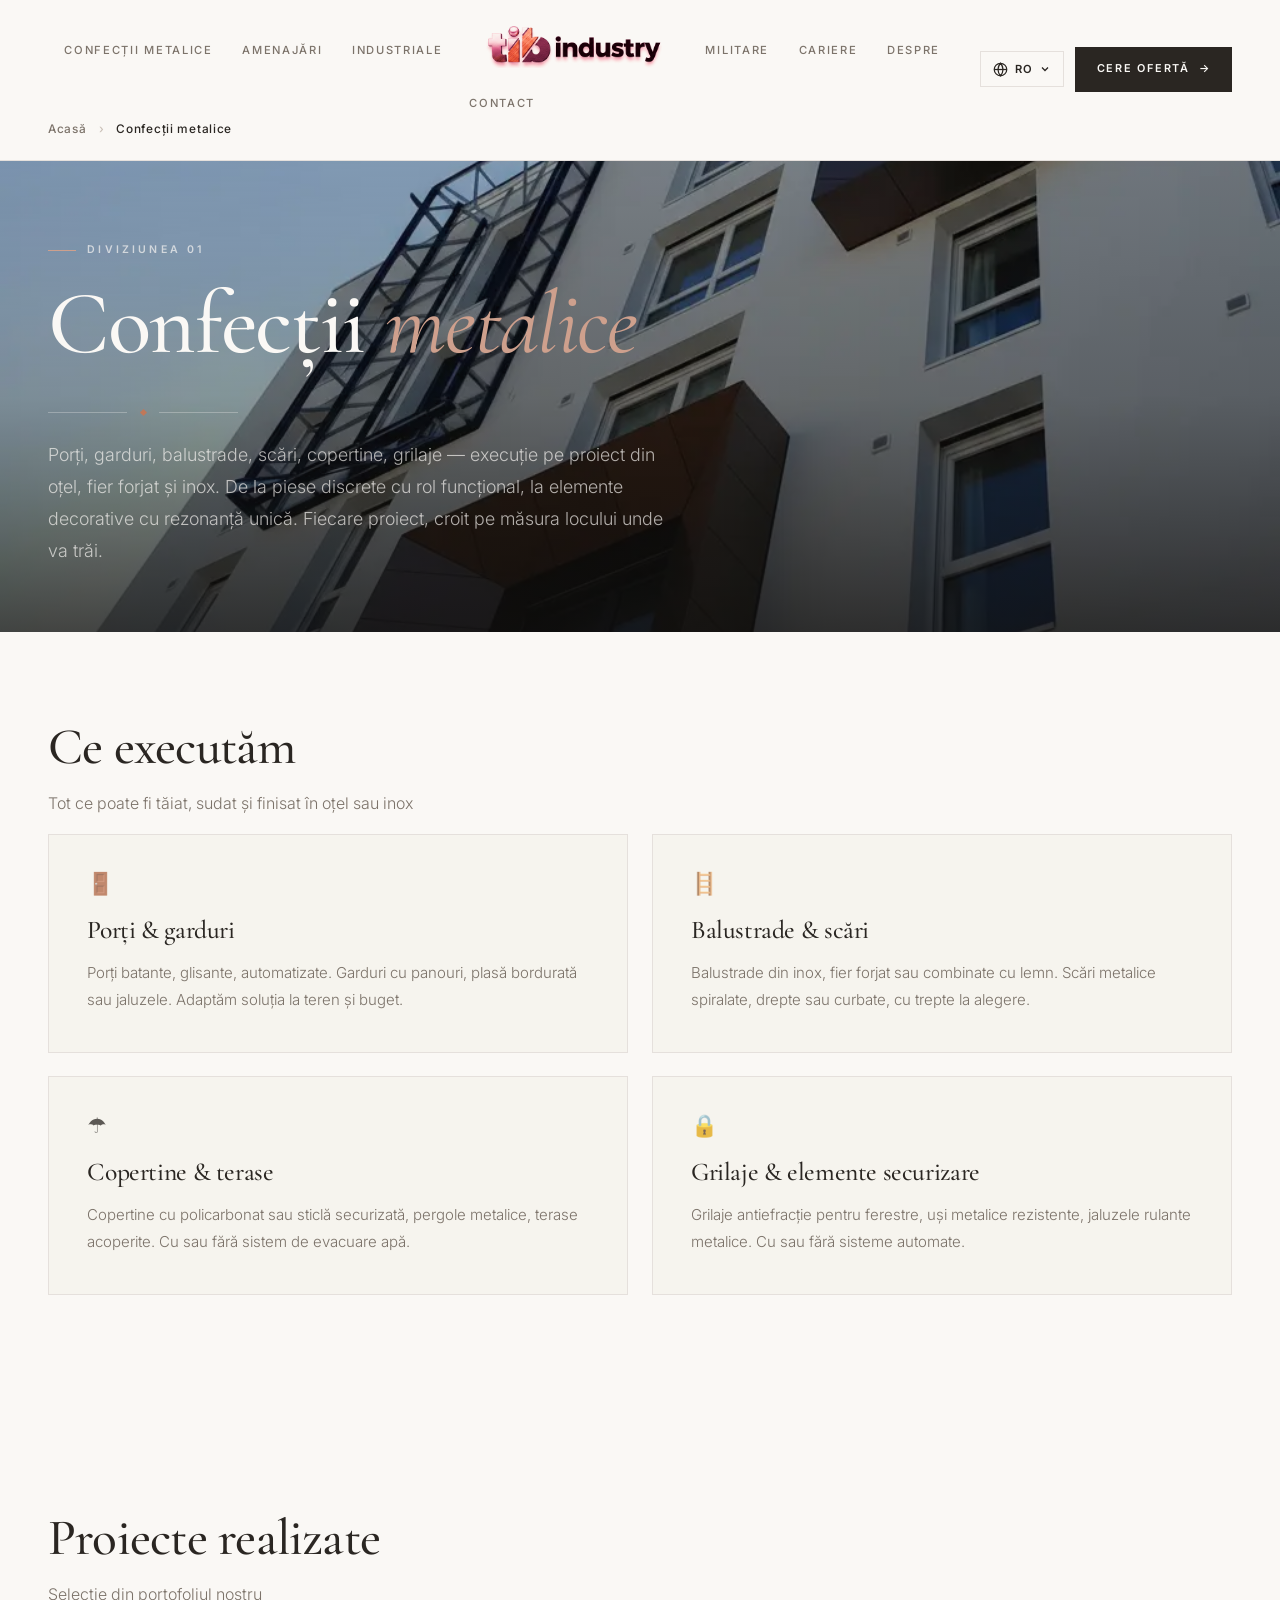
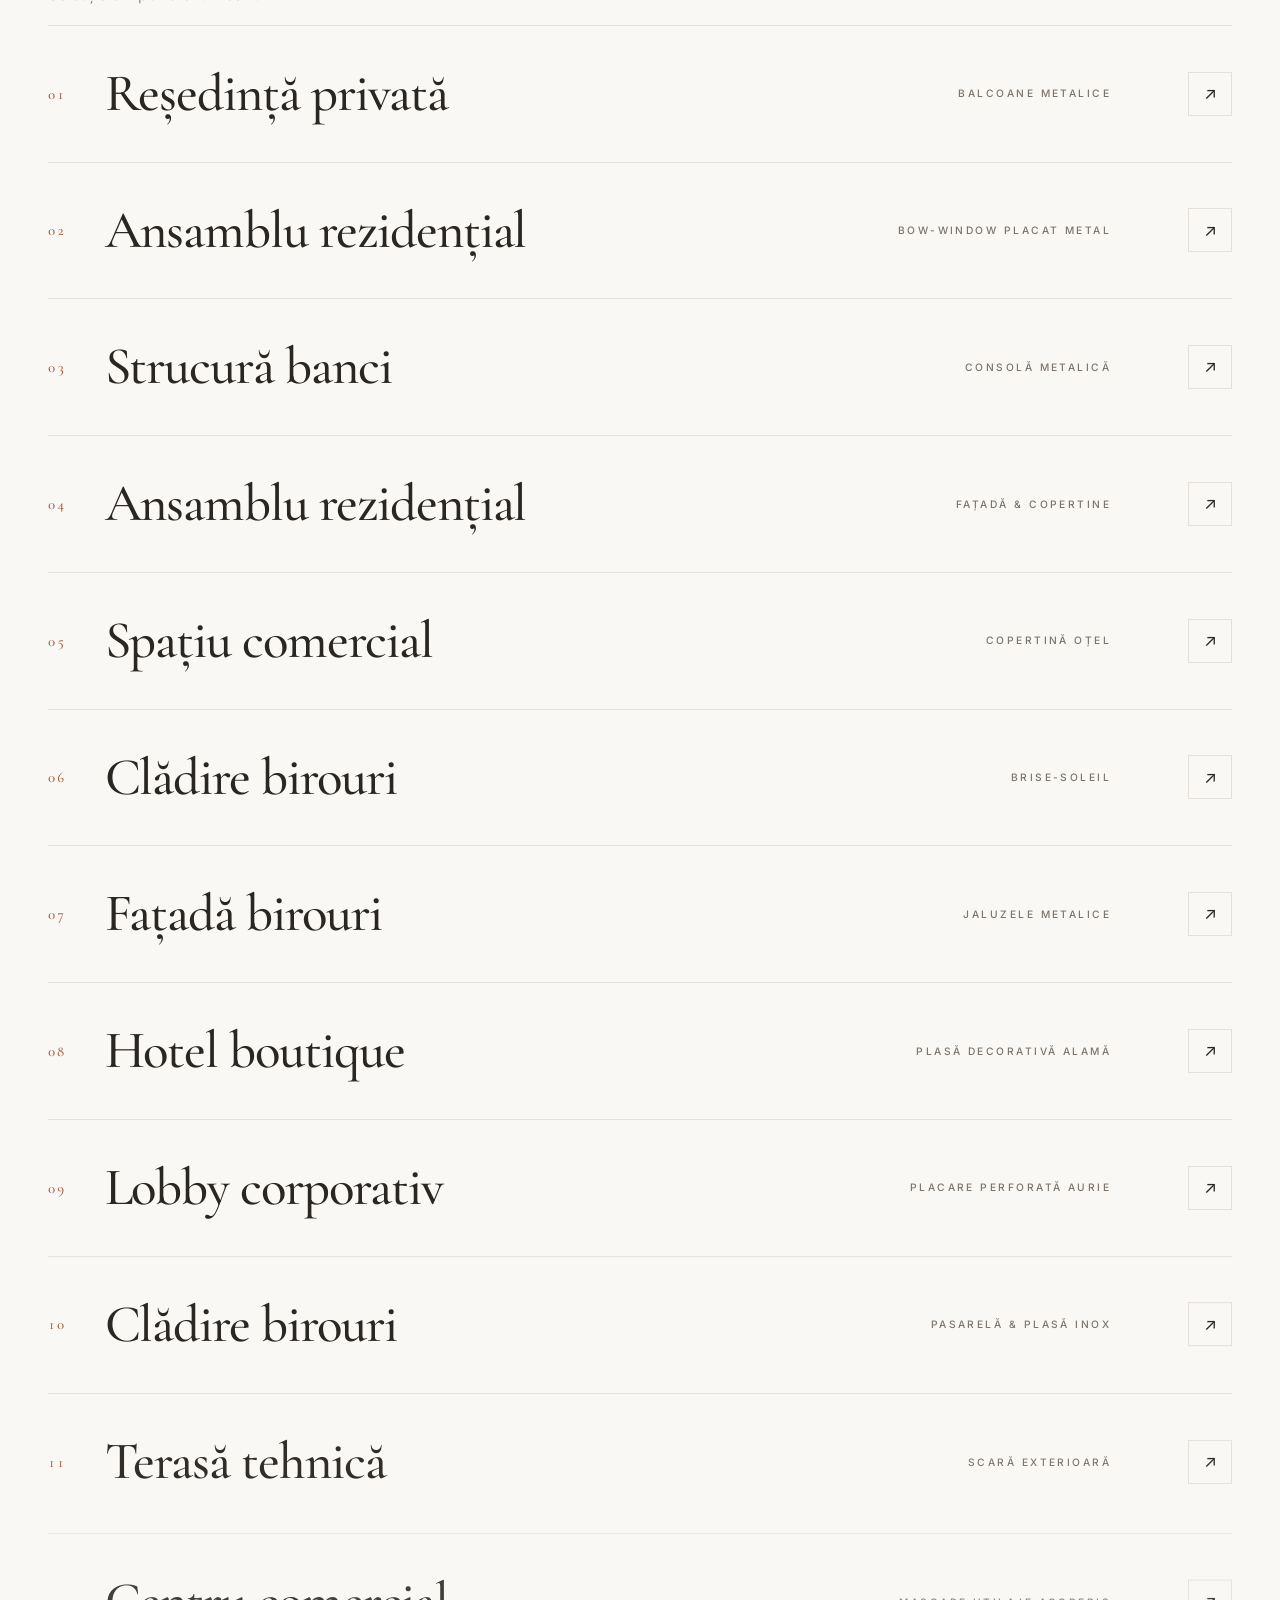
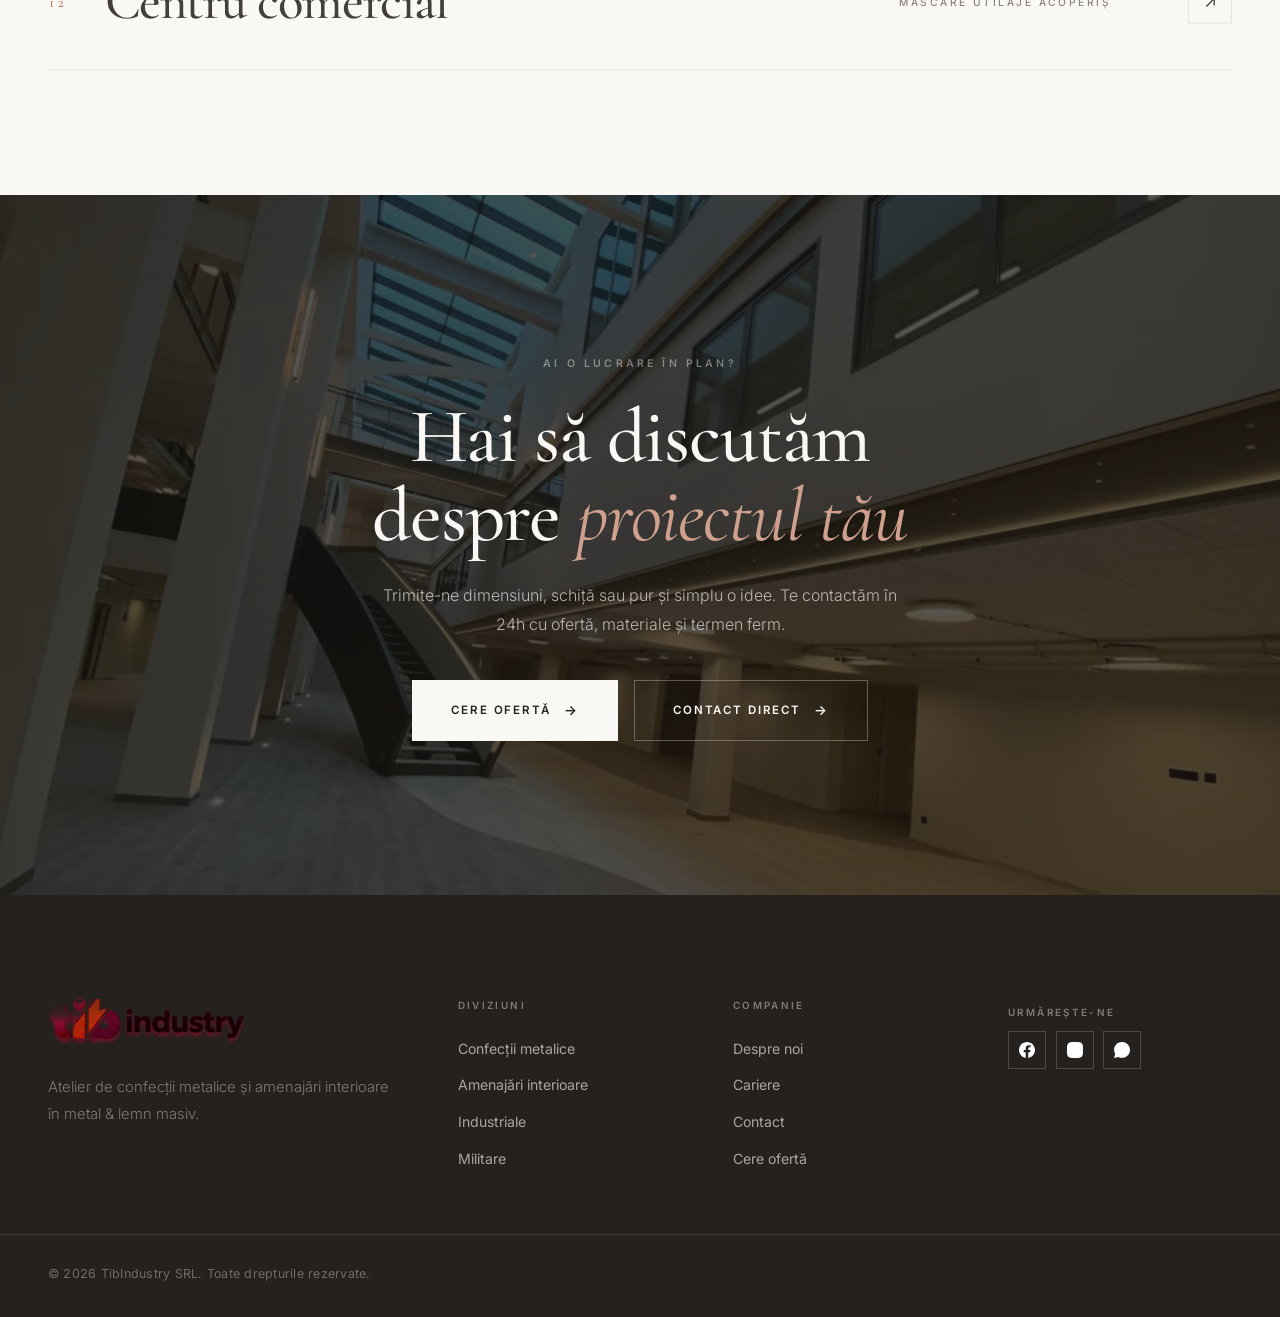
<file: confectii-metalice.html>
<!DOCTYPE html>
<html lang="ro">
<head>
    <meta name="google" content="notranslate">
    <meta charset="UTF-8">
    <meta name="viewport" content="width=device-width, initial-scale=1.0">
    <title>Confecții metalice — TibIndustry</title>
    <meta name="description" content="Porți, garduri, balustrade, scări, copertine și grilaje executate pe proiect din oțel, fier forjat și inox. Atelier TibIndustry — execuție la comandă, finisaje pe măsură.">
    <meta name="keywords" content="confecții metalice, porți metalice, garduri metalice, balustrade inox, scări metalice, copertine, grilaje, fier forjat, TibIndustry">
    <link rel="canonical" href="https://tibindustry.ro/confectii-metalice.html">
    <meta property="og:type" content="website">
    <meta property="og:title" content="Confecții metalice — TibIndustry">
    <meta property="og:description" content="Porți, garduri, balustrade, scări, copertine și grilaje executate pe proiect din oțel, fier forjat și inox.">
    <meta property="og:url" content="https://tibindustry.ro/confectii-metalice.html">
    <meta property="og:locale" content="ro_RO">
    <meta name="twitter:card" content="summary_large_image">
    <meta name="twitter:title" content="Confecții metalice — TibIndustry">
    <meta name="twitter:description" content="Porți, garduri, balustrade, scări, copertine și grilaje executate pe proiect din oțel, fier forjat și inox.">
    <link rel="icon" href="data:image/svg+xml,%3Csvg xmlns='http://www.w3.org/2000/svg' viewBox='0 0 64 64'%3E%3Crect width='64' height='64' rx='2' fill='%2324211E'/%3E%3Ctext x='50%25' y='54%25' text-anchor='middle' font-family='Georgia,serif' font-size='34' font-weight='700' fill='%23A65E3F' dominant-baseline='middle'%3ET%3C/text%3E%3C/svg%3E">
    <link rel="stylesheet" href="style-v3.css?v=1">
    <script src="vendor/gsap.min.js"></script>
    <script src="vendor/ScrollTrigger.min.js"></script>
</head>
<body class="page-confectii">
    <header>
        <h1 class="brand-corner"><a href="index.html"><span class="brand-text"><img src="images/tib-industry-3d.png" alt="Tib Industry" class="brand-img brand-logo-full"></span></a></h1>
        <nav class="header-nav" id="headerNav">
            <a href="confectii-metalice.html">Confecții metalice</a>
            <a href="amenajari-interioare.html">Amenajări</a>
            <a href="industriale.html">Industriale</a>
            <a href="index.html" class="nav-logo" aria-label="TibIndustry - Acasa"><span class="brand-text"><img src="images/tib-industry-3d.png" alt="Tib Industry" class="brand-img brand-logo-full"></span></a>
            <a href="militare.html">Militare</a>
            <a href="cariere.html">Cariere</a>
            <a href="despre-noi.html">Despre</a>
            <a href="contact.html">Contact</a>
        </nav>
        <div class="header-right">
            <div class="lang-switcher" id="langSwitcher">
                <button class="lang-btn" id="langBtn" aria-haspopup="true" aria-expanded="false">
                    <svg class="lang-globe" viewBox="0 0 24 24" fill="none" stroke="currentColor" stroke-width="2"><circle cx="12" cy="12" r="10"/><line x1="2" y1="12" x2="22" y2="12"/><path d="M12 2a15.3 15.3 0 0 1 4 10 15.3 15.3 0 0 1-4 10 15.3 15.3 0 0 1-4-10 15.3 15.3 0 0 1 4-10z"/></svg>
                    <span class="lang-current-code" id="langCurrent">RO</span>
                    <svg class="lang-chevron" viewBox="0 0 24 24" fill="none" stroke="currentColor" stroke-width="2.5"><polyline points="6 9 12 15 18 9"/></svg>
                </button>
                <div class="lang-menu" id="langMenu" role="menu">
                    <div class="lang-menu-header">Alege limba</div>
                    <a data-lang="ro"><span class="flag">🇷🇴</span> Română <span class="lang-code">RO</span></a>
                    <a data-lang="en"><span class="flag">🇬🇧</span> English <span class="lang-code">EN</span></a>
                    <a data-lang="de"><span class="flag">🇩🇪</span> Deutsch <span class="lang-code">DE</span></a>
                    <a data-lang="fr"><span class="flag">🇫🇷</span> Français <span class="lang-code">FR</span></a>
                    <a data-lang="it"><span class="flag">🇮🇹</span> Italiano <span class="lang-code">IT</span></a>
                    <a data-lang="es"><span class="flag">🇪🇸</span> Español <span class="lang-code">ES</span></a>
                    <div class="lang-divider"></div>
                    <a data-lang="hu"><span class="flag">🇭🇺</span> Magyar <span class="lang-code">HU</span></a>
                    <a data-lang="pl"><span class="flag">🇵🇱</span> Polski <span class="lang-code">PL</span></a>
                    <a data-lang="ru"><span class="flag">🇷🇺</span> Русский <span class="lang-code">RU</span></a>
                    <a data-lang="uk"><span class="flag">🇺🇦</span> Українська <span class="lang-code">UK</span></a>
                    <a data-lang="ar"><span class="flag">🇸🇦</span> العربية <span class="lang-code">AR</span></a>
                    <a data-lang="zh-CN"><span class="flag">🇨🇳</span> 中文 <span class="lang-code">ZH</span></a>
                    <a data-lang="ja"><span class="flag">🇯🇵</span> 日本語 <span class="lang-code">JA</span></a>
                    <a data-lang="tr"><span class="flag">🇹🇷</span> Türkçe <span class="lang-code">TR</span></a>
                    <div class="lang-divider"></div>
                    <a class="more-langs" data-lang="all">+ Toate limbile disponibile</a>
                </div>
                <div id="google_translate_element"></div>
            </div>
            <a href="cerere-oferta.html" class="header-cta">Cere ofertă</a>
            <button class="nav-toggle" id="navToggle" aria-label="Meniu"><span></span><span></span><span></span></button>
        </div>
    </header>

    <main>
        <div class="cart-breadcrumb">
            <a href="index.html">Acasă</a>
            <span>›</span>
            <span>Confecții metalice</span>
        </div>

        <!-- SERVICE HERO -->
        <section class="service-hero">
            <span class="service-eyebrow">Diviziunea 01</span>
            <h1>Confecții <em>metalice</em></h1>
            <div class="lux-ornament" style="justify-content: flex-start; margin: 1.25rem 0 1.5rem;"><span class="line"></span><span class="diamond"></span><span class="line"></span></div>
            <p>Porți, garduri, balustrade, scări, copertine, grilaje — execuție pe proiect din oțel, fier forjat și inox. De la piese discrete cu rol funcțional, la elemente decorative cu rezonanță unică. Fiecare proiect, croit pe măsura locului unde va trăi.</p>
        </section>

        <!-- SERVICES LIST -->
        <section>
            <div class="section-header" style="margin-bottom: 1rem;">
                <h2 class="section-title">Ce executăm</h2>
                <span class="section-sub">Tot ce poate fi tăiat, sudat și finisat în oțel sau inox</span>
            </div>
            <div class="services-list">
                <div class="service-block">
                    <div class="sb-icon">🚪</div>
                    <h3>Porți & garduri</h3>
                    <p>Porți batante, glisante, automatizate. Garduri cu panouri, plasă bordurată sau jaluzele. Adaptăm soluția la teren și buget.</p>
                </div>
                <div class="service-block">
                    <div class="sb-icon">🪜</div>
                    <h3>Balustrade & scări</h3>
                    <p>Balustrade din inox, fier forjat sau combinate cu lemn. Scări metalice spiralate, drepte sau curbate, cu trepte la alegere.</p>
                </div>
                <div class="service-block">
                    <div class="sb-icon">☂️</div>
                    <h3>Copertine & terase</h3>
                    <p>Copertine cu policarbonat sau sticlă securizată, pergole metalice, terase acoperite. Cu sau fără sistem de evacuare apă.</p>
                </div>
                <div class="service-block">
                    <div class="sb-icon">🔒</div>
                    <h3>Grilaje & elemente securizare</h3>
                    <p>Grilaje antiefracție pentru ferestre, uși metalice rezistente, jaluzele rulante metalice. Cu sau fără sisteme automate.</p>
                </div>
            </div>
        </section>

        <!-- PORTFOLIO -->
        <section class="featured-section">
            <div class="section-header" style="margin-bottom: 1rem;">
                <h2 class="section-title">Proiecte realizate</h2>
                <span class="section-sub">Selecție din portofoliul nostru</span>
            </div>
            <!-- preview flotant care urmărește cursorul -->
            <div class="work-preview" aria-hidden="true"><img src="images/fatada-balcoane-metal.webp" alt=""></div>

            <ul class="work-list">
                <li><div class="work-row" data-img="images/fatada-balcoane-metal.webp">
                    <span class="work-num"></span><span class="work-name">Reședință privată</span><span class="work-cat">Balcoane metalice</span><span class="work-arrow">↗</span>
                </div></li>
                <li><div class="work-row" data-img="images/placare-bond-fereastra.webp">
                    <span class="work-num"></span><span class="work-name">Ansamblu rezidențial</span><span class="work-cat">Bow-window placat metal</span><span class="work-arrow">↗</span>
                </div></li>
                <li><div class="work-row" data-img="images/detaliu-suport-metal.webp">
                    <span class="work-num"></span><span class="work-name">Strucură banci</span><span class="work-cat">Consolă metalică</span><span class="work-arrow">↗</span>
                </div></li>
                <li><div class="work-row" data-img="images/fatada-rezidentiala.webp">
                    <span class="work-num"></span><span class="work-name">Ansamblu rezidențial</span><span class="work-cat">Fațadă & copertine</span><span class="work-arrow">↗</span>
                </div></li>
                <li><div class="work-row" data-img="images/structura-acoperis-metal.webp">
                    <span class="work-num"></span><span class="work-name">Spațiu comercial</span><span class="work-cat">Copertină oțel</span><span class="work-arrow">↗</span>
                </div></li>
                <li><div class="work-row" data-img="images/brise-soleil-detaliu.webp">
                    <span class="work-num"></span><span class="work-name">Clădire birouri </span><span class="work-cat">Brise-soleil</span><span class="work-arrow">↗</span>
                </div></li>
                <li><div class="work-row" data-img="images/jaluzele-metalice-detaliu.webp">
                    <span class="work-num"></span><span class="work-name">Fațadă birouri </span><span class="work-cat">Jaluzele metalice</span><span class="work-arrow">↗</span>
                </div></li>
                <li><div class="work-row" data-img="images/plasa-alama-detaliu.webp">
                    <span class="work-num"></span><span class="work-name">Hotel boutique</span><span class="work-cat">Plasă decorativă alamă</span><span class="work-arrow">↗</span>
                </div></li>
                <li><div class="work-row" data-img="images/placare-perforata-aurie.webp">
                    <span class="work-num"></span><span class="work-name">Lobby corporativ</span><span class="work-cat">Placare perforată aurie</span><span class="work-arrow">↗</span>
                </div></li>
                <li><div class="work-row" data-img="images/pasarela-atrium-plasa.webp">
                    <span class="work-num"></span><span class="work-name">Clădire birouri</span><span class="work-cat">Pasarelă & plasă inox</span><span class="work-arrow">↗</span>
                </div></li>
                <li><div class="work-row" data-img="images/scara-exterioara-acoperis.webp">
                    <span class="work-num"></span><span class="work-name">Terasă tehnică </span><span class="work-cat">Scară exterioară</span><span class="work-arrow">↗</span>
                </div></li>
                <li><div class="work-row" data-img="images/mascare-utilaje-acoperis.webp">
                    <span class="work-num"></span><span class="work-name">Centru comercial</span><span class="work-cat">Mascare utilaje acoperiș</span><span class="work-arrow">↗</span>
                </div></li>
            </ul>
        </section>

        <!-- CTA -->
        <section class="cta-big">
            <span class="cta-eyebrow">Ai o lucrare în plan?</span>
            <h2>Hai să discutăm despre <em>proiectul tău</em></h2>
            <p>Trimite-ne dimensiuni, schiță sau pur și simplu o idee. Te contactăm în 24h cu ofertă, materiale și termen ferm.</p>
            <div class="cta-actions">
                <a href="cerere-oferta.html" class="hero-btn">Cere ofertă</a>
                <a href="contact.html" class="hero-btn hero-btn-outline">Contact direct</a>
            </div>
        </section>
    </main>

    <footer>
        <div class="footer-inner">
            <div class="footer-brand">
                <span class="brand-text"><img src="images/tib-industry-3d.png" alt="Tib Industry" class="brand-img brand-logo-full"></span>
                <p>Atelier de confecții metalice și amenajări interioare în metal & lemn masiv.</p>
            </div>
            <div class="footer-links">
                <strong>Diviziuni</strong>
                <a href="confectii-metalice.html">Confecții metalice</a>
                <a href="amenajari-interioare.html">Amenajări interioare</a>
                <a href="industriale.html">Industriale</a>
                <a href="militare.html">Militare</a>
            </div>
            <div class="footer-links">
                <strong>Companie</strong>
                <a href="despre-noi.html">Despre noi</a>
                <a href="cariere.html">Cariere</a>
                <a href="contact.html">Contact</a>
                <a href="cerere-oferta.html">Cere ofertă</a>
            </div>
            <div class="footer-social-col">
                <strong>Urmărește-ne</strong>
                <div class="footer-social">
                    <a href="https://facebook.com" target="_blank" rel="noopener noreferrer" aria-label="Facebook"><svg class="social-icon" viewBox="0 0 24 24" fill="white"><path d="M24 12.073c0-6.627-5.373-12-12-12s-12 5.373-12 12c0 5.99 4.388 10.954 10.125 11.854v-8.385H7.078v-3.47h3.047V9.43c0-3.007 1.792-4.669 4.533-4.669 1.312 0 2.686.235 2.686.235v2.953H15.83c-1.491 0-1.956.925-1.956 1.874v2.25h3.328l-.532 3.47h-2.796v8.385C19.612 23.027 24 18.062 24 12.073z"/></svg></a>
                    <a href="https://instagram.com" target="_blank" rel="noopener noreferrer" aria-label="Instagram"><svg class="social-icon" viewBox="0 0 24 24" fill="white"><path d="M12 0C8.74 0 8.333.015 7.053.072 5.775.132 4.905.333 4.14.63c-.789.306-1.459.717-2.126 1.384S.935 3.35.63 4.14C.333 4.905.131 5.775.072 7.053.012 8.333 0 8.74 0 12c0 3.259.014 3.668.072 4.948.06 1.277.261 2.148.558 2.913.306.788.717 1.459 1.384 2.126.667.666 1.336 1.079 2.126 1.384.766.296 1.636.499 2.913.558C8.333 23.988 8.74 24 12 24c3.259 0 3.668-.014 4.948-.072 1.277-.06 2.148-.262 2.913-.558.788-.306 1.459-.718 2.126-1.384.666-.667 1.079-1.335 1.384-2.126.296-.765.499-1.636.558-2.913.06-1.28.072-1.689.072-4.948 0-3.259-.014-3.667-.072-4.947-.06-1.277-.262-2.149-.558-2.913-.306-.789-.718-1.459-1.384-2.126C21.319 1.347 20.651.935 19.86.63c-.765-.297-1.636-.499-2.913-.558C15.668.012 15.259 0 12 0zm0 5.838c-3.405 0-6.162 2.76-6.162 6.162 0 3.405 2.76 6.162 6.162 6.162 3.405 0 6.162-2.76 6.162-6.162 0-3.405-2.753-6.162-6.162-6.162zm0 10.162c-2.209 0-4-1.79-4-4 0-2.209 1.791-4 4-4s4 1.791 4 4c0 2.21-1.791 4-4 4z"/></svg></a>
                    <a href="https://wa.me/40700000000" target="_blank" rel="noopener noreferrer" aria-label="WhatsApp"><svg class="social-icon" viewBox="0 0 24 24" fill="white"><path d="M.057 24l1.687-6.163a11.867 11.867 0 0 1-1.587-5.946C.16 5.335 5.495 0 12.05 0a11.817 11.817 0 0 1 8.413 3.488 11.824 11.824 0 0 1 3.48 8.414c-.003 6.557-5.338 11.892-11.893 11.892a11.9 11.9 0 0 1-5.688-1.448L.057 24z"/></svg></a>
                </div>
            </div>
        </div>
        <div class="footer-bottom">
            <p>&copy; 2026 TibIndustry SRL. Toate drepturile rezervate.</p>
        </div>
    </footer>

    <script src="script.js?v=3"></script>
    <script src="js/confectii-metalice.js"></script>
</body>
</html>
</file>
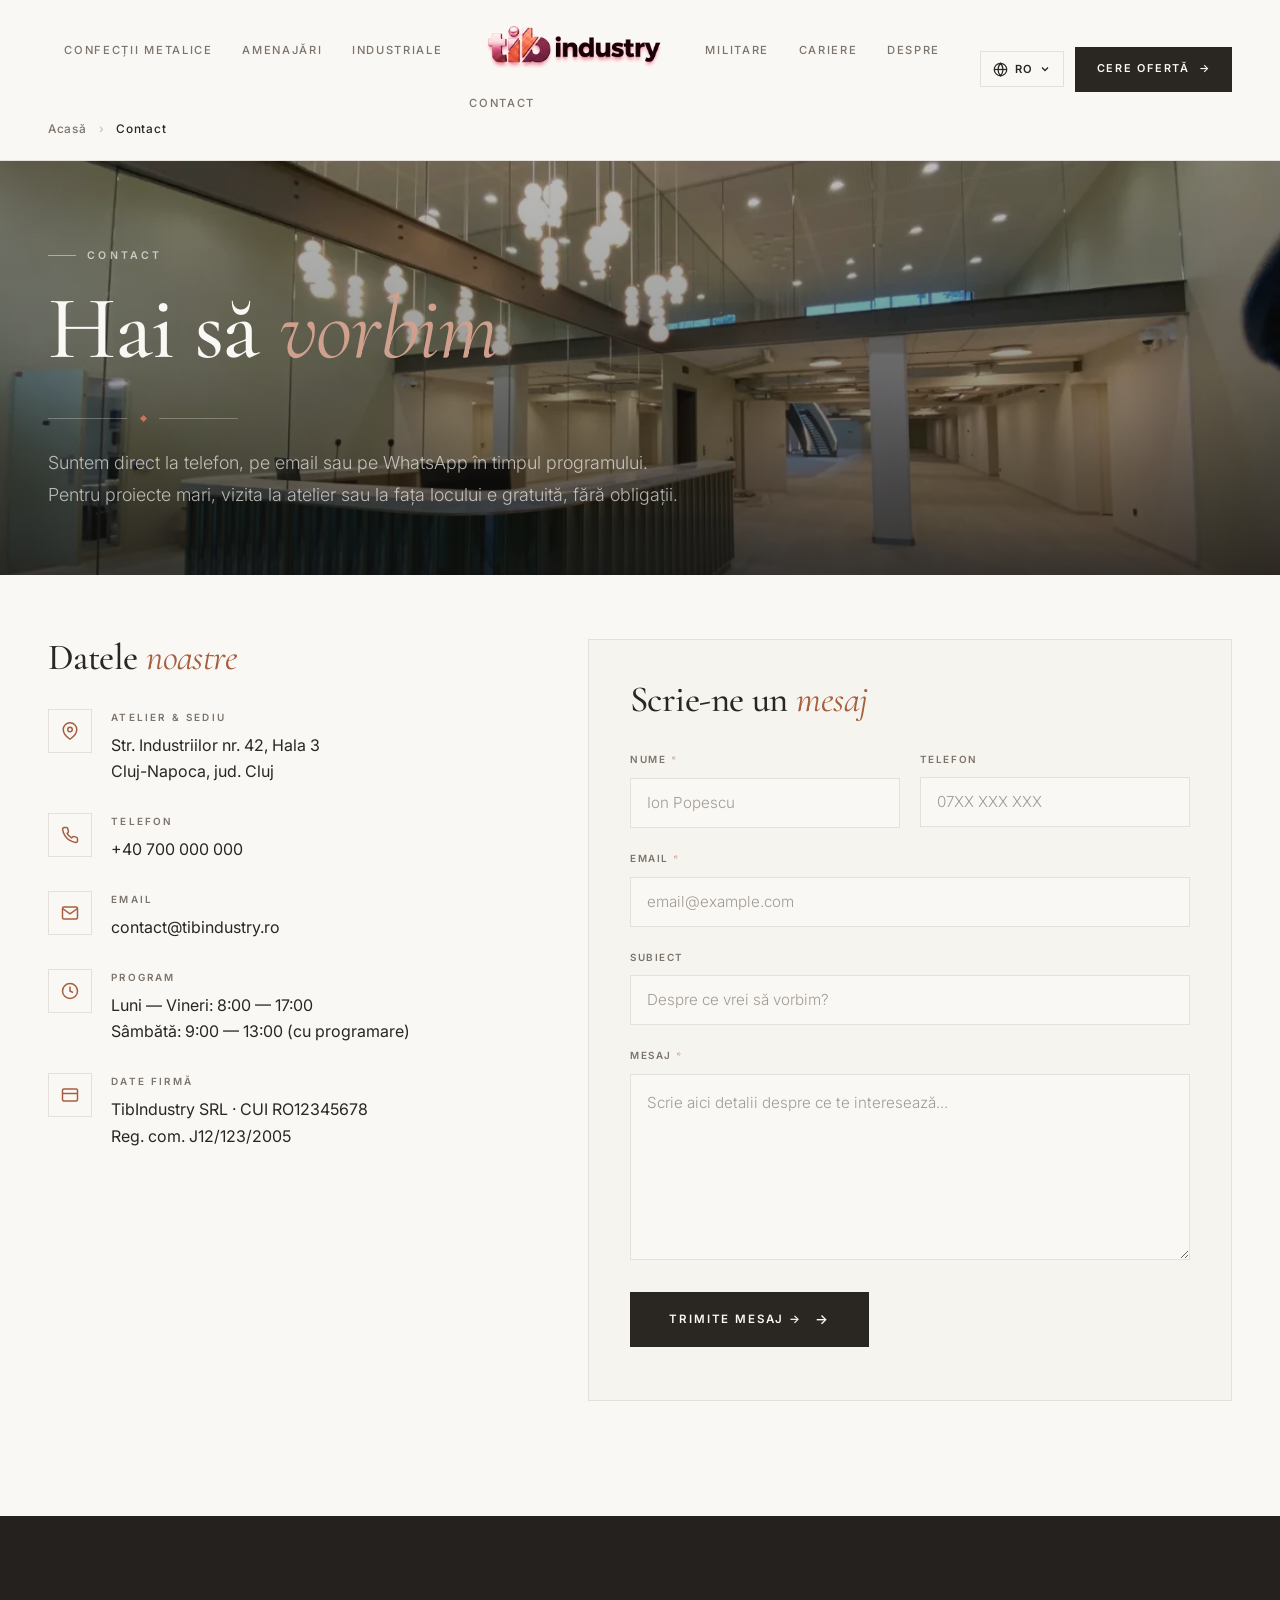
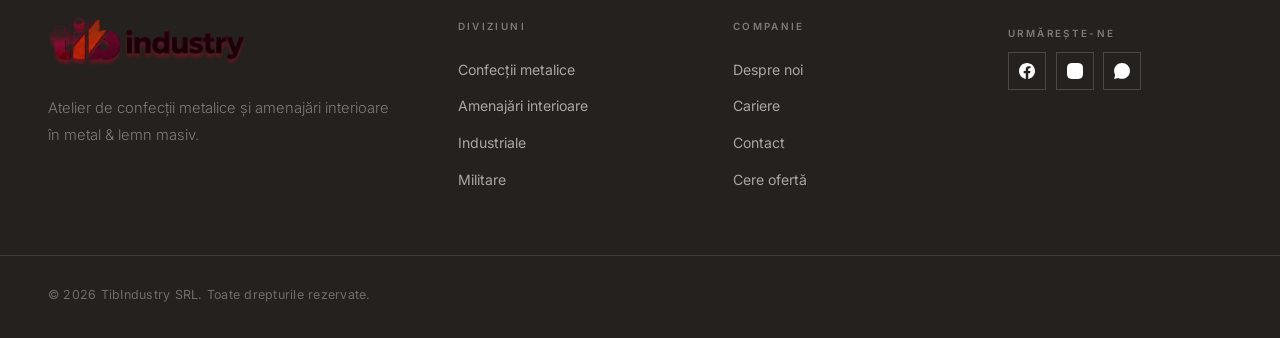
<file: contact.html>
<!DOCTYPE html>
<html lang="ro">
<head>
    <meta name="google" content="notranslate">
    <meta charset="UTF-8">
    <meta name="viewport" content="width=device-width, initial-scale=1.0">
    <title>Contact — TibIndustry</title>
    <link rel="stylesheet" href="style-v3.css?v=1">
    <script src="vendor/gsap.min.js"></script>
</head>
<body class="page-contact">
    <header>
        <h1 class="brand-corner"><a href="index.html"><span class="brand-text"><img src="images/tib-industry-3d.png" alt="Tib Industry" class="brand-img brand-logo-full"></span></a></h1>
        <nav class="header-nav" id="headerNav">
            <a href="confectii-metalice.html">Confecții metalice</a>
            <a href="amenajari-interioare.html">Amenajări</a>
            <a href="industriale.html">Industriale</a>
            <a href="index.html" class="nav-logo" aria-label="TibIndustry - Acasa"><span class="brand-text"><img src="images/tib-industry-3d.png" alt="Tib Industry" class="brand-img brand-logo-full"></span></a>
            <a href="militare.html">Militare</a>
            <a href="cariere.html">Cariere</a>
            <a href="despre-noi.html">Despre</a>
            <a href="contact.html">Contact</a>
        </nav>
        <div class="header-right">
            <div class="lang-switcher" id="langSwitcher">
                <button class="lang-btn" id="langBtn" aria-haspopup="true" aria-expanded="false">
                    <svg class="lang-globe" viewBox="0 0 24 24" fill="none" stroke="currentColor" stroke-width="2"><circle cx="12" cy="12" r="10"/><line x1="2" y1="12" x2="22" y2="12"/><path d="M12 2a15.3 15.3 0 0 1 4 10 15.3 15.3 0 0 1-4 10 15.3 15.3 0 0 1-4-10 15.3 15.3 0 0 1 4-10z"/></svg>
                    <span class="lang-current-code" id="langCurrent">RO</span>
                    <svg class="lang-chevron" viewBox="0 0 24 24" fill="none" stroke="currentColor" stroke-width="2.5"><polyline points="6 9 12 15 18 9"/></svg>
                </button>
                <div class="lang-menu" id="langMenu" role="menu">
                    <div class="lang-menu-header">Alege limba</div>
                    <a data-lang="ro"><span class="flag">🇷🇴</span> Română <span class="lang-code">RO</span></a>
                    <a data-lang="en"><span class="flag">🇬🇧</span> English <span class="lang-code">EN</span></a>
                    <a data-lang="de"><span class="flag">🇩🇪</span> Deutsch <span class="lang-code">DE</span></a>
                    <a data-lang="fr"><span class="flag">🇫🇷</span> Français <span class="lang-code">FR</span></a>
                    <a data-lang="it"><span class="flag">🇮🇹</span> Italiano <span class="lang-code">IT</span></a>
                    <a data-lang="es"><span class="flag">🇪🇸</span> Español <span class="lang-code">ES</span></a>
                    <div class="lang-divider"></div>
                    <a data-lang="hu"><span class="flag">🇭🇺</span> Magyar <span class="lang-code">HU</span></a>
                    <a data-lang="pl"><span class="flag">🇵🇱</span> Polski <span class="lang-code">PL</span></a>
                    <a data-lang="ru"><span class="flag">🇷🇺</span> Русский <span class="lang-code">RU</span></a>
                    <a data-lang="uk"><span class="flag">🇺🇦</span> Українська <span class="lang-code">UK</span></a>
                    <a data-lang="ar"><span class="flag">🇸🇦</span> العربية <span class="lang-code">AR</span></a>
                    <a data-lang="zh-CN"><span class="flag">🇨🇳</span> 中文 <span class="lang-code">ZH</span></a>
                    <a data-lang="ja"><span class="flag">🇯🇵</span> 日本語 <span class="lang-code">JA</span></a>
                    <a data-lang="tr"><span class="flag">🇹🇷</span> Türkçe <span class="lang-code">TR</span></a>
                    <div class="lang-divider"></div>
                    <a class="more-langs" data-lang="all">+ Toate limbile disponibile</a>
                </div>
                <div id="google_translate_element"></div>
            </div>
            <a href="cerere-oferta.html" class="header-cta">Cere ofertă</a>
            <button class="nav-toggle" id="navToggle" aria-label="Meniu"><span></span><span></span><span></span></button>
        </div>
    </header>

    <main>
        <div class="cart-breadcrumb">
            <a href="index.html">Acasă</a>
            <span>›</span>
            <span>Contact</span>
        </div>

        <section class="about-hero">
            <span class="about-eyebrow">Contact</span>
            <h1>Hai să <em>vorbim</em></h1>
            <div class="lux-ornament dark"><span class="line"></span><span class="diamond"></span><span class="line"></span></div>
            <p>Suntem direct la telefon, pe email sau pe WhatsApp în timpul programului. Pentru proiecte mari, vizita la atelier sau la fața locului e gratuită, fără obligații.</p>
        </section>

        <section class="contact-layout">
            <aside class="contact-info">
                <h2>Datele <em>noastre</em></h2>

                <div class="info-row">
                    <div class="info-icon">
                        <svg viewBox="0 0 24 24" fill="none" stroke="currentColor" stroke-width="2" width="20" height="20"><path d="M21 10c0 7-9 13-9 13s-9-6-9-13a9 9 0 0 1 18 0z"/><circle cx="12" cy="10" r="3"/></svg>
                    </div>
                    <div class="info-text">
                        <strong>Atelier & sediu</strong>
                        <span>Str. Industriilor nr. 42, Hala 3<br>Cluj-Napoca, jud. Cluj</span>
                    </div>
                </div>

                <div class="info-row">
                    <div class="info-icon">
                        <svg viewBox="0 0 24 24" fill="none" stroke="currentColor" stroke-width="2" width="20" height="20"><path d="M22 16.92v3a2 2 0 0 1-2.18 2 19.79 19.79 0 0 1-8.63-3.07 19.5 19.5 0 0 1-6-6 19.79 19.79 0 0 1-3.07-8.67A2 2 0 0 1 4.11 2h3a2 2 0 0 1 2 1.72 12.84 12.84 0 0 0 .7 2.81 2 2 0 0 1-.45 2.11L8.09 9.91a16 16 0 0 0 6 6l1.27-1.27a2 2 0 0 1 2.11-.45 12.84 12.84 0 0 0 2.81.7A2 2 0 0 1 22 16.92z"/></svg>
                    </div>
                    <div class="info-text">
                        <strong>Telefon</strong>
                        <a href="tel:+40700000000">+40 700 000 000</a>
                    </div>
                </div>

                <div class="info-row">
                    <div class="info-icon">
                        <svg viewBox="0 0 24 24" fill="none" stroke="currentColor" stroke-width="2" width="20" height="20"><path d="M4 4h16c1.1 0 2 .9 2 2v12c0 1.1-.9 2-2 2H4c-1.1 0-2-.9-2-2V6c0-1.1.9-2 2-2z"/><polyline points="22,6 12,13 2,6"/></svg>
                    </div>
                    <div class="info-text">
                        <strong>Email</strong>
                        <a href="mailto:contact@tibindustry.ro">contact@tibindustry.ro</a>
                    </div>
                </div>

                <div class="info-row">
                    <div class="info-icon">
                        <svg viewBox="0 0 24 24" fill="none" stroke="currentColor" stroke-width="2" width="20" height="20"><circle cx="12" cy="12" r="10"/><polyline points="12 6 12 12 16 14"/></svg>
                    </div>
                    <div class="info-text">
                        <strong>Program</strong>
                        <span>Luni — Vineri: 8:00 — 17:00<br>Sâmbătă: 9:00 — 13:00 (cu programare)</span>
                    </div>
                </div>

                <div class="info-row">
                    <div class="info-icon">
                        <svg viewBox="0 0 24 24" fill="none" stroke="currentColor" stroke-width="2" width="20" height="20"><path d="M4 4h16c1.1 0 2 .9 2 2v12c0 1.1-.9 2-2 2H4c-1.1 0-2-.9-2-2V6c0-1.1.9-2 2-2z"/><line x1="2" y1="10" x2="22" y2="10"/></svg>
                    </div>
                    <div class="info-text">
                        <strong>Date firmă</strong>
                        <span>TibIndustry SRL · CUI RO12345678<br>Reg. com. J12/123/2005</span>
                    </div>
                </div>
            </aside>

            <div class="contact-form-card">
                <h2>Scrie-ne un <em>mesaj</em></h2>
                <form class="cart-form" id="contactForm" novalidate>
                    <div class="form-row">
                        <label>
                            <span>Nume <em>*</em></span>
                            <input type="text" name="name" required placeholder="Ion Popescu">
                        </label>
                        <label>
                            <span>Telefon</span>
                            <input type="tel" name="phone" placeholder="07XX XXX XXX">
                        </label>
                    </div>
                    <label class="full">
                        <span>Email <em>*</em></span>
                        <input type="email" name="email" required placeholder="email@example.com">
                    </label>
                    <label class="full">
                        <span>Subiect</span>
                        <input type="text" name="subject" placeholder="Despre ce vrei să vorbim?">
                    </label>
                    <label class="full">
                        <span>Mesaj <em>*</em></span>
                        <textarea name="message" required rows="6" placeholder="Scrie aici detalii despre ce te interesează..."></textarea>
                    </label>
                    <input type="text" name="_gotcha" tabindex="-1" autocomplete="off" style="position:absolute;left:-9999px" aria-hidden="true">
                    <button type="button" class="contact-submit" id="submitContact">Trimite mesaj →</button>
                </form>
                <p class="voucher-msg" id="contactMsg" style="margin-top: 0.75rem;"></p>
            </div>
        </section>

        <div class="order-modal" id="successModal" hidden>
            <div class="order-modal-card">
                <div class="order-check">✓</div>
                <h3>Mulțumim!</h3>
                <p>Am primit mesajul tău. Îți răspundem în maxim 24h pe email-ul completat.</p>
                <div class="order-modal-actions">
                    <a href="index.html" class="order-modal-btn">Înapoi la prima pagină</a>
                </div>
            </div>
        </div>
    </main>

    <footer>
        <div class="footer-inner">
            <div class="footer-brand">
                <span class="brand-text"><img src="images/tib-industry-3d.png" alt="Tib Industry" class="brand-img brand-logo-full"></span>
                <p>Atelier de confecții metalice și amenajări interioare în metal & lemn masiv.</p>
            </div>
            <div class="footer-links">
                <strong>Diviziuni</strong>
                <a href="confectii-metalice.html">Confecții metalice</a>
                <a href="amenajari-interioare.html">Amenajări interioare</a>
                <a href="industriale.html">Industriale</a>
                <a href="militare.html">Militare</a>
            </div>
            <div class="footer-links">
                <strong>Companie</strong>
                <a href="despre-noi.html">Despre noi</a>
                <a href="cariere.html">Cariere</a>
                <a href="contact.html">Contact</a>
                <a href="cerere-oferta.html">Cere ofertă</a>
            </div>
            <div class="footer-social-col">
                <strong>Urmărește-ne</strong>
                <div class="footer-social">
                    <a href="https://facebook.com" target="_blank" rel="noopener noreferrer" aria-label="Facebook"><svg class="social-icon" viewBox="0 0 24 24" fill="white"><path d="M24 12.073c0-6.627-5.373-12-12-12s-12 5.373-12 12c0 5.99 4.388 10.954 10.125 11.854v-8.385H7.078v-3.47h3.047V9.43c0-3.007 1.792-4.669 4.533-4.669 1.312 0 2.686.235 2.686.235v2.953H15.83c-1.491 0-1.956.925-1.956 1.874v2.25h3.328l-.532 3.47h-2.796v8.385C19.612 23.027 24 18.062 24 12.073z"/></svg></a>
                    <a href="https://instagram.com" target="_blank" rel="noopener noreferrer" aria-label="Instagram"><svg class="social-icon" viewBox="0 0 24 24" fill="white"><path d="M12 0C8.74 0 8.333.015 7.053.072 5.775.132 4.905.333 4.14.63c-.789.306-1.459.717-2.126 1.384S.935 3.35.63 4.14C.333 4.905.131 5.775.072 7.053.012 8.333 0 8.74 0 12c0 3.259.014 3.668.072 4.948.06 1.277.261 2.148.558 2.913.306.788.717 1.459 1.384 2.126.667.666 1.336 1.079 2.126 1.384.766.296 1.636.499 2.913.558C8.333 23.988 8.74 24 12 24c3.259 0 3.668-.014 4.948-.072 1.277-.06 2.148-.262 2.913-.558.788-.306 1.459-.718 2.126-1.384.666-.667 1.079-1.335 1.384-2.126.296-.765.499-1.636.558-2.913.06-1.28.072-1.689.072-4.948 0-3.259-.014-3.667-.072-4.947-.06-1.277-.262-2.149-.558-2.913-.306-.789-.718-1.459-1.384-2.126C21.319 1.347 20.651.935 19.86.63c-.765-.297-1.636-.499-2.913-.558C15.668.012 15.259 0 12 0zm0 5.838c-3.405 0-6.162 2.76-6.162 6.162 0 3.405 2.76 6.162 6.162 6.162 3.405 0 6.162-2.76 6.162-6.162 0-3.405-2.753-6.162-6.162-6.162zm0 10.162c-2.209 0-4-1.79-4-4 0-2.209 1.791-4 4-4s4 1.791 4 4c0 2.21-1.791 4-4 4z"/></svg></a>
                    <a href="https://wa.me/40700000000" target="_blank" rel="noopener noreferrer" aria-label="WhatsApp"><svg class="social-icon" viewBox="0 0 24 24" fill="white"><path d="M.057 24l1.687-6.163a11.867 11.867 0 0 1-1.587-5.946C.16 5.335 5.495 0 12.05 0a11.817 11.817 0 0 1 8.413 3.488 11.824 11.824 0 0 1 3.48 8.414c-.003 6.557-5.338 11.892-11.893 11.892a11.9 11.9 0 0 1-5.688-1.448L.057 24z"/></svg></a>
                </div>
            </div>
        </div>
        <div class="footer-bottom">
            <p>&copy; 2026 TibIndustry SRL. Toate drepturile rezervate.</p>
        </div>
    </footer>

    <script src="script.js?v=3"></script>
    <script src="forms.js"></script>
    <script src="js/contact.js"></script>
</body>
</html>
</file>
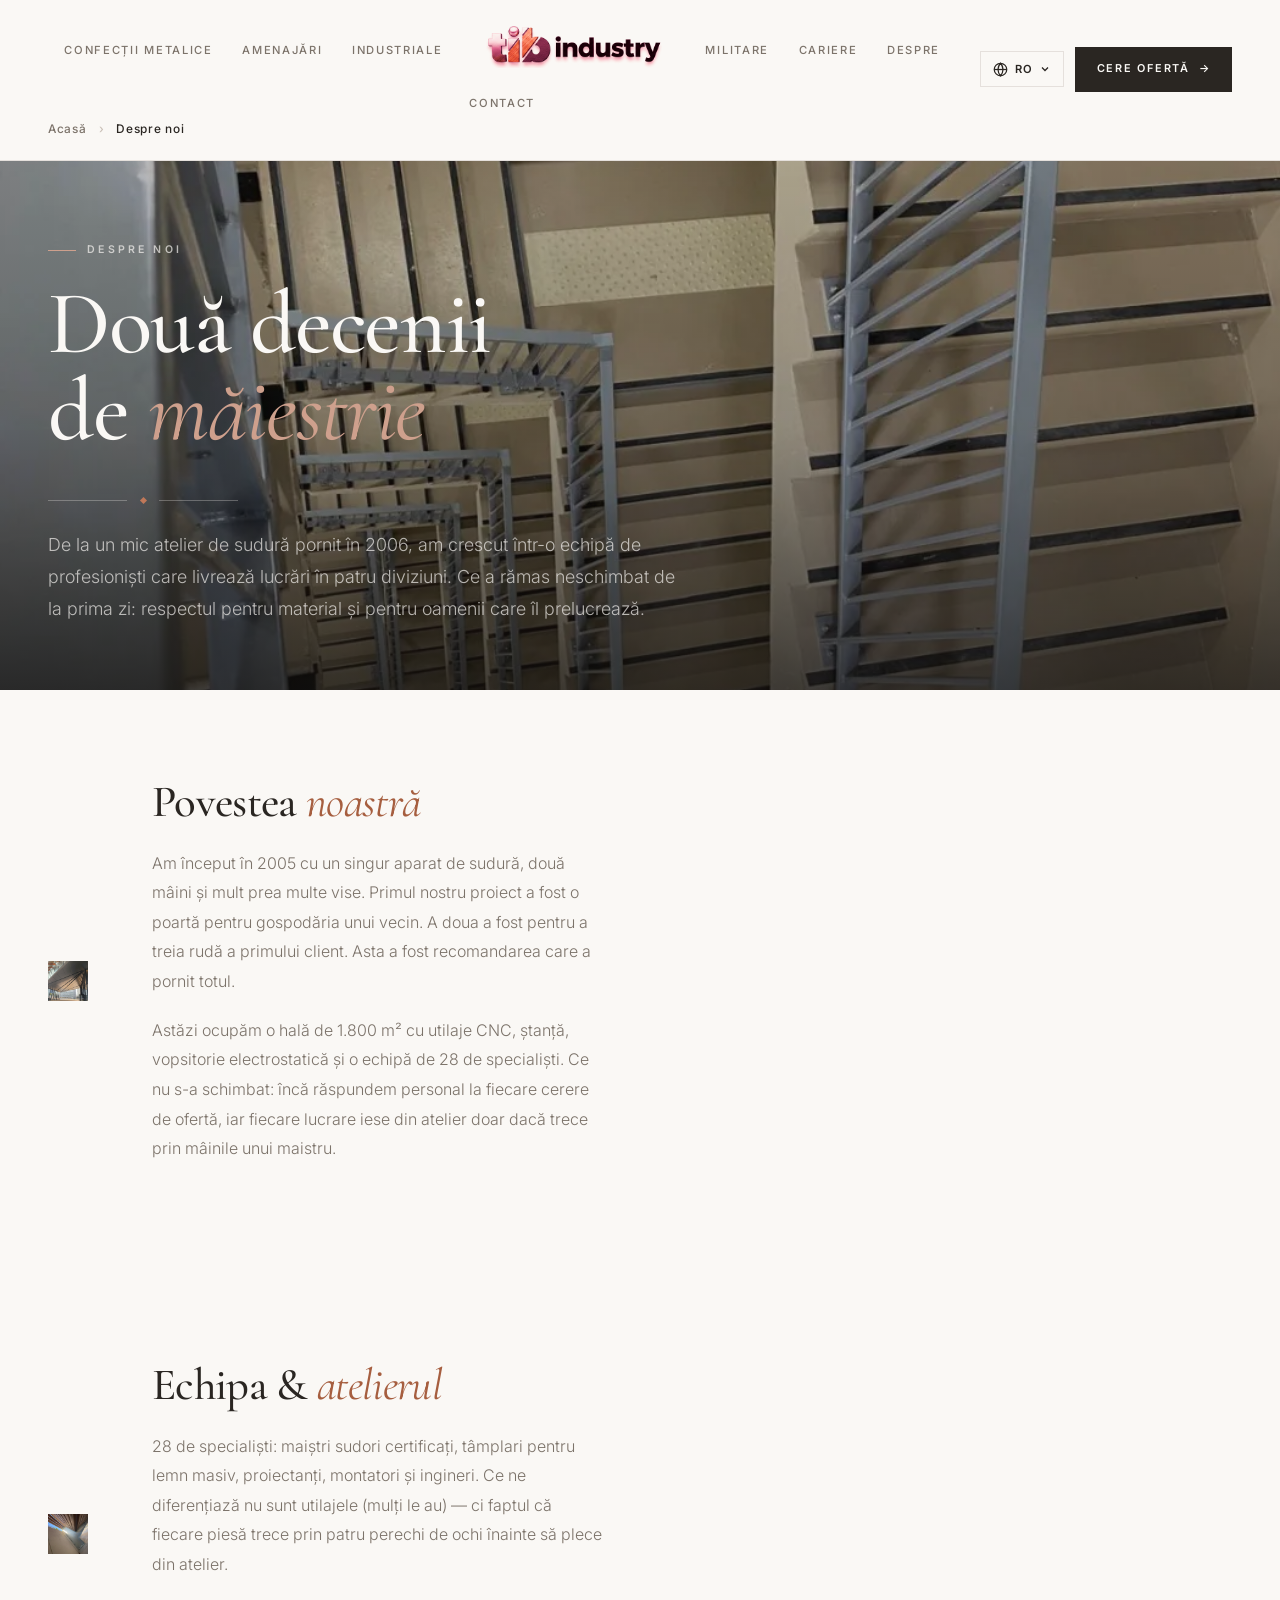
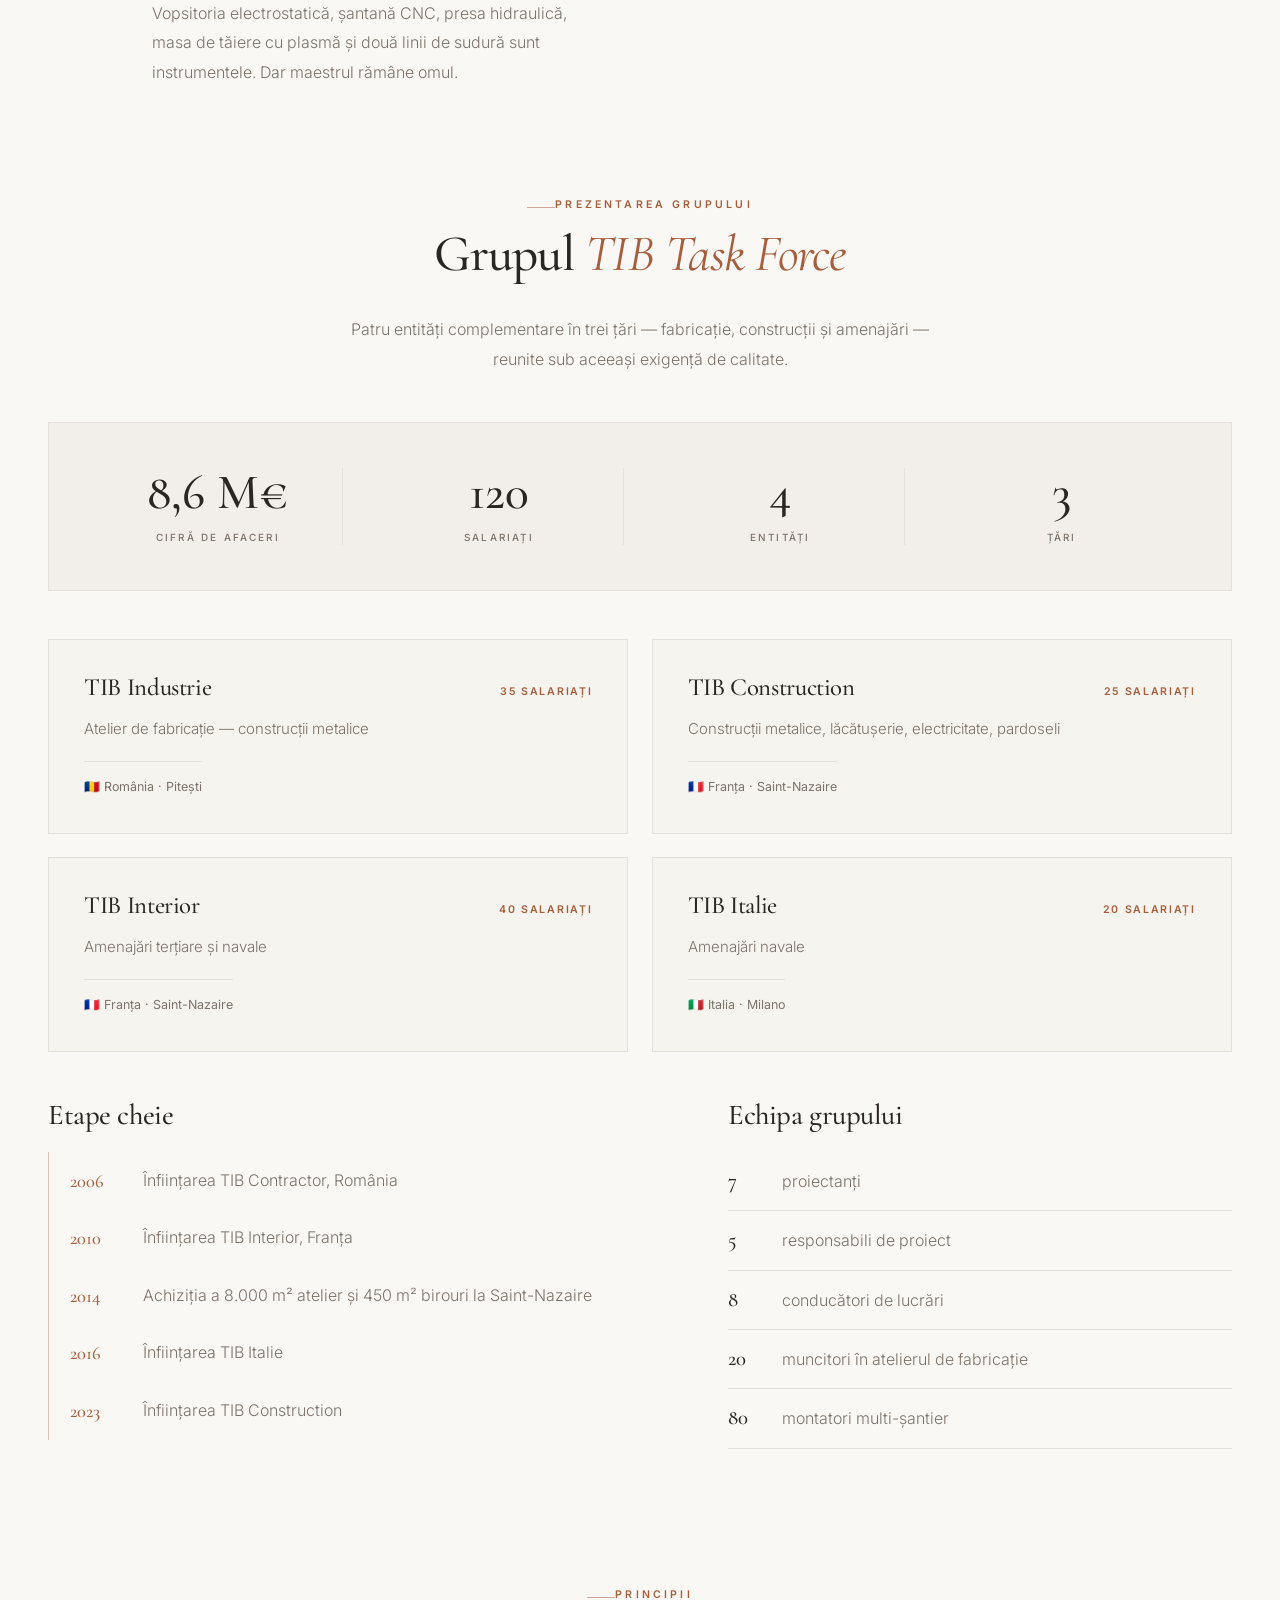
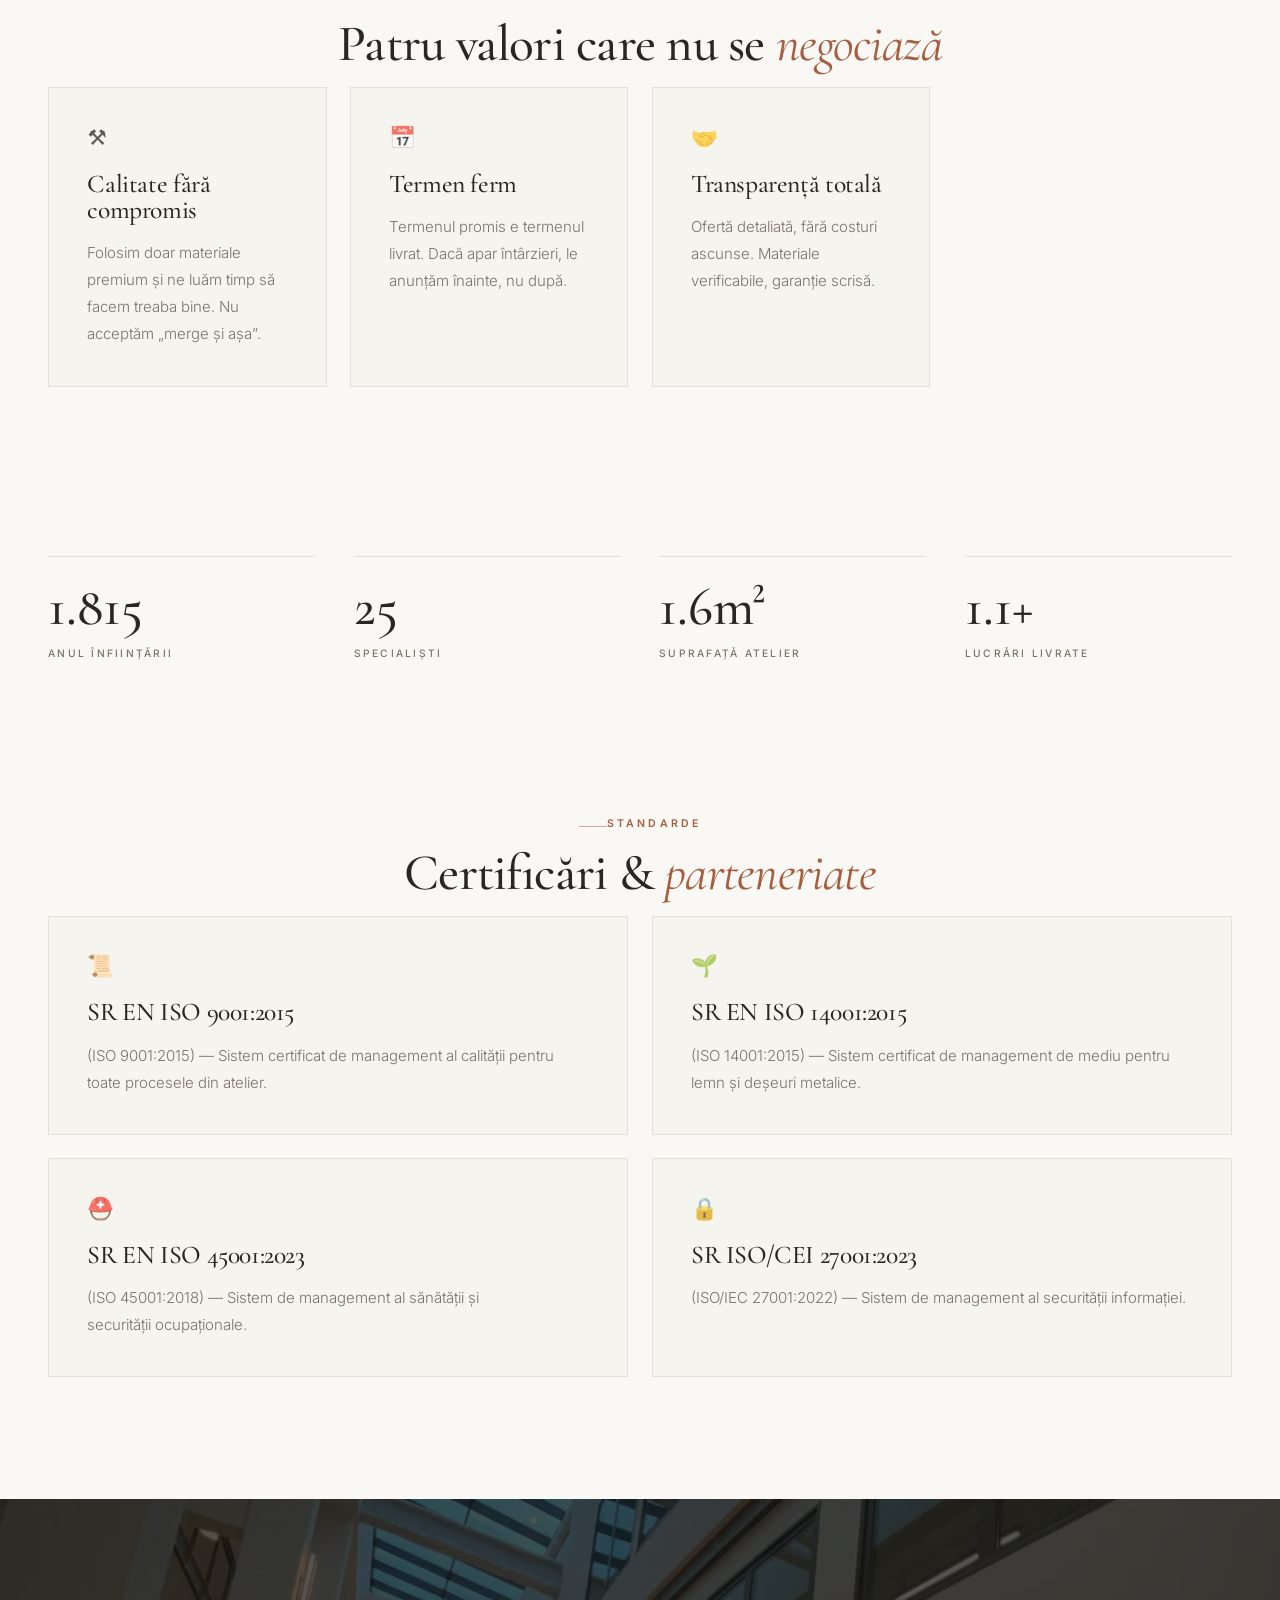
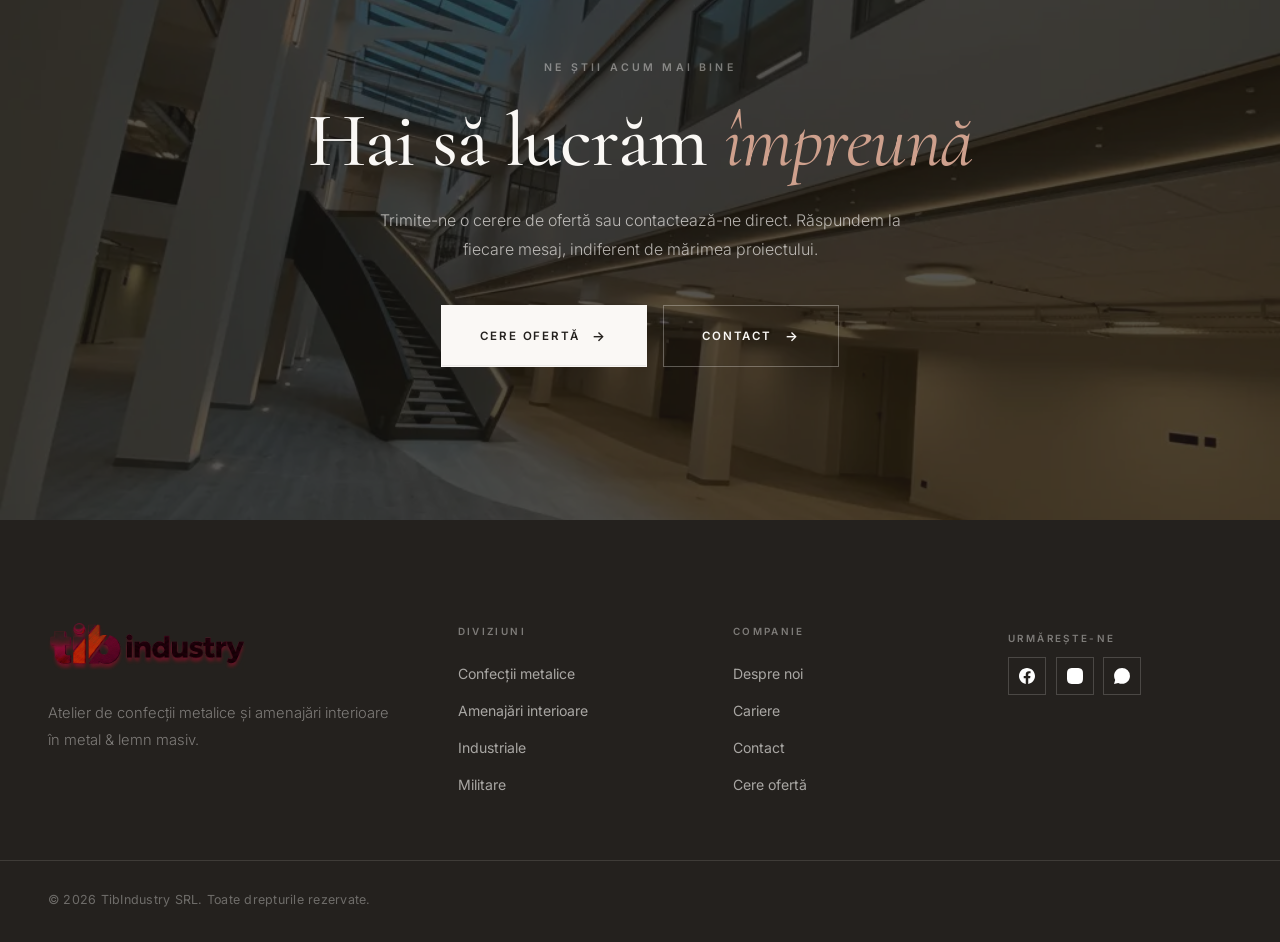
<file: despre-noi.html>
<!DOCTYPE html>
<html lang="ro">
<head>
    <meta name="google" content="notranslate">
    <meta charset="UTF-8">
    <meta name="viewport" content="width=device-width, initial-scale=1.0">
    <title>Despre noi — TibIndustry</title>
    <link rel="stylesheet" href="style-v3.css?v=1">
    <script src="vendor/gsap.min.js"></script>
    <script src="vendor/ScrollTrigger.min.js"></script>
</head>
<body class="page-despre">
    <header>
        <h1 class="brand-corner"><a href="index.html"><span class="brand-text"><img src="images/tib-industry-3d.png" alt="Tib Industry" class="brand-img brand-logo-full"></span></a></h1>
        <nav class="header-nav" id="headerNav">
            <a href="confectii-metalice.html">Confecții metalice</a>
            <a href="amenajari-interioare.html">Amenajări</a>
            <a href="industriale.html">Industriale</a>
            <a href="index.html" class="nav-logo" aria-label="TibIndustry - Acasa"><span class="brand-text"><img src="images/tib-industry-3d.png" alt="Tib Industry" class="brand-img brand-logo-full"></span></a>
            <a href="militare.html">Militare</a>
            <a href="cariere.html">Cariere</a>
            <a href="despre-noi.html">Despre</a>
            <a href="contact.html">Contact</a>
        </nav>
        <div class="header-right">
            <div class="lang-switcher" id="langSwitcher">
                <button class="lang-btn" id="langBtn" aria-haspopup="true" aria-expanded="false">
                    <svg class="lang-globe" viewBox="0 0 24 24" fill="none" stroke="currentColor" stroke-width="2"><circle cx="12" cy="12" r="10"/><line x1="2" y1="12" x2="22" y2="12"/><path d="M12 2a15.3 15.3 0 0 1 4 10 15.3 15.3 0 0 1-4 10 15.3 15.3 0 0 1-4-10 15.3 15.3 0 0 1 4-10z"/></svg>
                    <span class="lang-current-code" id="langCurrent">RO</span>
                    <svg class="lang-chevron" viewBox="0 0 24 24" fill="none" stroke="currentColor" stroke-width="2.5"><polyline points="6 9 12 15 18 9"/></svg>
                </button>
                <div class="lang-menu" id="langMenu" role="menu">
                    <div class="lang-menu-header">Alege limba</div>
                    <a data-lang="ro"><span class="flag">🇷🇴</span> Română <span class="lang-code">RO</span></a>
                    <a data-lang="en"><span class="flag">🇬🇧</span> English <span class="lang-code">EN</span></a>
                    <a data-lang="de"><span class="flag">🇩🇪</span> Deutsch <span class="lang-code">DE</span></a>
                    <a data-lang="fr"><span class="flag">🇫🇷</span> Français <span class="lang-code">FR</span></a>
                    <a data-lang="it"><span class="flag">🇮🇹</span> Italiano <span class="lang-code">IT</span></a>
                    <a data-lang="es"><span class="flag">🇪🇸</span> Español <span class="lang-code">ES</span></a>
                    <div class="lang-divider"></div>
                    <a data-lang="hu"><span class="flag">🇭🇺</span> Magyar <span class="lang-code">HU</span></a>
                    <a data-lang="pl"><span class="flag">🇵🇱</span> Polski <span class="lang-code">PL</span></a>
                    <a data-lang="ru"><span class="flag">🇷🇺</span> Русский <span class="lang-code">RU</span></a>
                    <a data-lang="uk"><span class="flag">🇺🇦</span> Українська <span class="lang-code">UK</span></a>
                    <a data-lang="ar"><span class="flag">🇸🇦</span> العربية <span class="lang-code">AR</span></a>
                    <a data-lang="zh-CN"><span class="flag">🇨🇳</span> 中文 <span class="lang-code">ZH</span></a>
                    <a data-lang="ja"><span class="flag">🇯🇵</span> 日本語 <span class="lang-code">JA</span></a>
                    <a data-lang="tr"><span class="flag">🇹🇷</span> Türkçe <span class="lang-code">TR</span></a>
                    <div class="lang-divider"></div>
                    <a class="more-langs" data-lang="all">+ Toate limbile disponibile</a>
                </div>
                <div id="google_translate_element"></div>
            </div>
            <a href="cerere-oferta.html" class="header-cta">Cere ofertă</a>
            <button class="nav-toggle" id="navToggle" aria-label="Meniu"><span></span><span></span><span></span></button>
        </div>
    </header>

    <main>
        <div class="cart-breadcrumb">
            <a href="index.html">Acasă</a>
            <span>›</span>
            <span>Despre noi</span>
        </div>

        <section class="about-hero">
            <span class="about-eyebrow">Despre noi</span>
            <h1>Două decenii de <em>măiestrie</em></h1>
            <div class="lux-ornament dark"><span class="line"></span><span class="diamond"></span><span class="line"></span></div>
            <p>De la un mic atelier de sudură pornit în 2006, am crescut într-o echipă de profesioniști care livrează lucrări în patru diviziuni. Ce a rămas neschimbat de la prima zi: respectul pentru material și pentru oamenii care îl prelucrează.</p>
        </section>

        <section class="about-grid">
            <img src="images/structura-acoperis-metal.webp" alt="Structură metalică de mare anvergură">
            <div class="about-text">
                <h3>Povestea <em>noastră</em></h3>
                <p>Am început în 2005 cu un singur aparat de sudură, două mâini și mult prea multe vise. Primul nostru proiect a fost o poartă pentru gospodăria unui vecin. A doua a fost pentru a treia rudă a primului client. Asta a fost recomandarea care a pornit totul.</p>
                <p>Astăzi ocupăm o hală de 1.800 m² cu utilaje CNC, ștanță, vopsitorie electrostatică și o echipă de 28 de specialiști. Ce nu s-a schimbat: încă răspundem personal la fiecare cerere de ofertă, iar fiecare lucrare iese din atelier doar dacă trece prin mâinile unui maistru.</p>
            </div>
        </section>

        <section class="about-grid reverse">
            <img src="images/detaliu-suport-metal.webp" alt="Detaliu îmbinare metal și lemn">
            <div class="about-text">
                <h3>Echipa & <em>atelierul</em></h3>
                <p>28 de specialiști: maiștri sudori certificați, tâmplari pentru lemn masiv, proiectanți, montatori și ingineri. Ce ne diferențiază nu sunt utilajele (mulți le au) — ci faptul că fiecare piesă trece prin patru perechi de ochi înainte să plece din atelier.</p>
                <p>Vopsitoria electrostatică, șantană CNC, presa hidraulică, masa de tăiere cu plasmă și două linii de sudură sunt instrumentele. Dar maestrul rămâne omul.</p>
            </div>
        </section>

        <!-- GRUPUL TIB — structura de prezentare (Plaquette p.2) -->
        <section class="group-section">
            <div class="section-header" style="margin-bottom: 1.4rem; justify-content: center; flex-direction: column; align-items: center; text-align: center;">
                <span class="intro-eyebrow" style="display:block;">Prezentarea grupului</span>
                <h2 class="section-title" style="text-align: center;">Grupul <em style="color: var(--orange-dark); font-style: italic;">TIB Task Force</em></h2>
                <p class="group-lead">Patru entități complementare în trei țări — fabricație, construcții și amenajări — reunite sub aceeași exigență de calitate.</p>
            </div>

            <div class="group-overview">
                <div class="go-item"><span class="go-value">8,6 M€</span><span class="go-label">Cifră de afaceri</span></div>
                <div class="go-item"><span class="go-value">120</span><span class="go-label">Salariați</span></div>
                <div class="go-item"><span class="go-value">4</span><span class="go-label">Entități</span></div>
                <div class="go-item"><span class="go-value">3</span><span class="go-label">Țări</span></div>
            </div>

            <div class="entities-grid">
                <div class="entity-card">
                    <div class="ec-head"><h3>TIB Industrie</h3><span class="ec-count">35 salariați</span></div>
                    <p class="ec-activity">Atelier de fabricație — construcții metalice</p>
                    <span class="ec-loc">🇷🇴 România · Pitești</span>
                </div>
                <div class="entity-card">
                    <div class="ec-head"><h3>TIB Construction</h3><span class="ec-count">25 salariați</span></div>
                    <p class="ec-activity">Construcții metalice, lăcătușerie, electricitate, pardoseli</p>
                    <span class="ec-loc">🇫🇷 Franța · Saint-Nazaire</span>
                </div>
                <div class="entity-card">
                    <div class="ec-head"><h3>TIB Interior</h3><span class="ec-count">40 salariați</span></div>
                    <p class="ec-activity">Amenajări terțiare și navale</p>
                    <span class="ec-loc">🇫🇷 Franța · Saint-Nazaire</span>
                </div>
                <div class="entity-card">
                    <div class="ec-head"><h3>TIB Italie</h3><span class="ec-count">20 salariați</span></div>
                    <p class="ec-activity">Amenajări navale</p>
                    <span class="ec-loc">🇮🇹 Italia · Milano</span>
                </div>
            </div>

            <div class="group-cols">
                <div class="group-timeline">
                    <h3 class="gc-title">Etape cheie</h3>
                    <ul class="timeline">
                        <li><span class="tl-year">2006</span><span class="tl-text">Înființarea TIB Contractor, România</span></li>
                        <li><span class="tl-year">2010</span><span class="tl-text">Înființarea TIB Interior, Franța</span></li>
                        <li><span class="tl-year">2014</span><span class="tl-text">Achiziția a 8.000 m² atelier și 450 m² birouri la Saint-Nazaire</span></li>
                        <li><span class="tl-year">2016</span><span class="tl-text">Înființarea TIB Italie</span></li>
                        <li><span class="tl-year">2023</span><span class="tl-text">Înființarea TIB Construction</span></li>
                    </ul>
                </div>
                <div class="group-team">
                    <h3 class="gc-title">Echipa grupului</h3>
                    <ul class="team-list">
                        <li><span class="team-n">7</span> proiectanți</li>
                        <li><span class="team-n">5</span> responsabili de proiect</li>
                        <li><span class="team-n">8</span> conducători de lucrări</li>
                        <li><span class="team-n">20</span> muncitori în atelierul de fabricație</li>
                        <li><span class="team-n">80</span> montatori multi-șantier</li>
                    </ul>
                </div>
            </div>
        </section>

        <!-- VALUES -->
        <section style="margin-bottom: 1rem;">
            <div class="section-header" style="margin-bottom: 1rem; justify-content: center; flex-direction: column; align-items: center; text-align: center;">
                <span class="intro-eyebrow" style="display:block;">Principii</span>
                <h2 class="section-title" style="text-align: center;">Patru valori care nu se <em style="color: var(--orange-dark); font-style: italic;">negociază</em></h2>
            </div>
            <div class="values-grid">
                <div class="value-card">
                    <div class="v-icon">⚒️</div>
                    <h4>Calitate fără compromis</h4>
                    <p>Folosim doar materiale premium și ne luăm timp să facem treaba bine. Nu acceptăm „merge și așa”.</p>
                </div>
                <div class="value-card">
                    <div class="v-icon">📅</div>
                    <h4>Termen ferm</h4>
                    <p>Termenul promis e termenul livrat. Dacă apar întârzieri, le anunțăm înainte, nu după.</p>
                </div>
                <div class="value-card">
                    <div class="v-icon">🤝</div>
                    <h4>Transparență totală</h4>
                    <p>Ofertă detaliată, fără costuri ascunse. Materiale verificabile, garanție scrisă.</p>
                </div>
            </div>
        </section>

        <!-- STATS -->
        <section class="stats-strip">
            <div class="stat-item"><span class="stat-value">2006</span><span class="stat-label">Anul înființării</span></div>
            <div class="stat-item"><span class="stat-value">28</span><span class="stat-label">Specialiști</span></div>
            <div class="stat-item"><span class="stat-value">1.800 m²</span><span class="stat-label">Suprafață atelier</span></div>
            <div class="stat-item"><span class="stat-value">1.200+</span><span class="stat-label">Lucrări livrate</span></div>
        </section>

        <!-- CERTIFICĂRI -->
        <section style="margin-bottom: 2rem;">
            <div class="section-header" style="margin-bottom: 1rem; justify-content: center; flex-direction: column; align-items: center; text-align: center;">
                <span class="intro-eyebrow" style="display:block;">Standarde</span>
                <h2 class="section-title" style="text-align: center;">Certificări & <em style="color: var(--orange-dark); font-style: italic;">parteneriate</em></h2>
            </div>
            <div class="services-list">
                <div class="service-block">
                    <div class="sb-icon">📜</div>
                    <h3>SR EN ISO 9001:2015</h3>
                    <p>(ISO 9001:2015) — Sistem certificat de management al calității pentru toate procesele din atelier.</p>
                </div>
                <div class="service-block">
                    <div class="sb-icon">🌱</div>
                    <h3>SR EN ISO 14001:2015</h3>
                    <p>(ISO 14001:2015) — Sistem certificat de management de mediu pentru lemn și deșeuri metalice.</p>
                </div>
                <div class="service-block">
                    <div class="sb-icon">⛑️</div>
                    <h3>SR EN ISO 45001:2023</h3>
                    <p>(ISO 45001:2018) — Sistem de management al sănătății și securității ocupaționale.</p>
                </div>
                <div class="service-block">
                    <div class="sb-icon">🔒</div>
                    <h3>SR ISO/CEI 27001:2023</h3>
                    <p>(ISO/IEC 27001:2022) — Sistem de management al securității informației.</p>
                </div>
            </div>
        </section>

        <section class="cta-big">
            <span class="cta-eyebrow">Ne știi acum mai bine</span>
            <h2>Hai să lucrăm <em>împreună</em></h2>
            <p>Trimite-ne o cerere de ofertă sau contactează-ne direct. Răspundem la fiecare mesaj, indiferent de mărimea proiectului.</p>
            <div class="cta-actions">
                <a href="cerere-oferta.html" class="hero-btn">Cere ofertă</a>
                <a href="contact.html" class="hero-btn hero-btn-outline">Contact</a>
            </div>
        </section>
    </main>

    <footer>
        <div class="footer-inner">
            <div class="footer-brand">
                <span class="brand-text"><img src="images/tib-industry-3d.png" alt="Tib Industry" class="brand-img brand-logo-full"></span>
                <p>Atelier de confecții metalice și amenajări interioare în metal & lemn masiv.</p>
            </div>
            <div class="footer-links">
                <strong>Diviziuni</strong>
                <a href="confectii-metalice.html">Confecții metalice</a>
                <a href="amenajari-interioare.html">Amenajări interioare</a>
                <a href="industriale.html">Industriale</a>
                <a href="militare.html">Militare</a>
            </div>
            <div class="footer-links">
                <strong>Companie</strong>
                <a href="despre-noi.html">Despre noi</a>
                <a href="cariere.html">Cariere</a>
                <a href="contact.html">Contact</a>
                <a href="cerere-oferta.html">Cere ofertă</a>
            </div>
            <div class="footer-social-col">
                <strong>Urmărește-ne</strong>
                <div class="footer-social">
                    <a href="https://facebook.com" target="_blank" rel="noopener noreferrer" aria-label="Facebook"><svg class="social-icon" viewBox="0 0 24 24" fill="white"><path d="M24 12.073c0-6.627-5.373-12-12-12s-12 5.373-12 12c0 5.99 4.388 10.954 10.125 11.854v-8.385H7.078v-3.47h3.047V9.43c0-3.007 1.792-4.669 4.533-4.669 1.312 0 2.686.235 2.686.235v2.953H15.83c-1.491 0-1.956.925-1.956 1.874v2.25h3.328l-.532 3.47h-2.796v8.385C19.612 23.027 24 18.062 24 12.073z"/></svg></a>
                    <a href="https://instagram.com" target="_blank" rel="noopener noreferrer" aria-label="Instagram"><svg class="social-icon" viewBox="0 0 24 24" fill="white"><path d="M12 0C8.74 0 8.333.015 7.053.072 5.775.132 4.905.333 4.14.63c-.789.306-1.459.717-2.126 1.384S.935 3.35.63 4.14C.333 4.905.131 5.775.072 7.053.012 8.333 0 8.74 0 12c0 3.259.014 3.668.072 4.948.06 1.277.261 2.148.558 2.913.306.788.717 1.459 1.384 2.126.667.666 1.336 1.079 2.126 1.384.766.296 1.636.499 2.913.558C8.333 23.988 8.74 24 12 24c3.259 0 3.668-.014 4.948-.072 1.277-.06 2.148-.262 2.913-.558.788-.306 1.459-.718 2.126-1.384.666-.667 1.079-1.335 1.384-2.126.296-.765.499-1.636.558-2.913.06-1.28.072-1.689.072-4.948 0-3.259-.014-3.667-.072-4.947-.06-1.277-.262-2.149-.558-2.913-.306-.789-.718-1.459-1.384-2.126C21.319 1.347 20.651.935 19.86.63c-.765-.297-1.636-.499-2.913-.558C15.668.012 15.259 0 12 0zm0 5.838c-3.405 0-6.162 2.76-6.162 6.162 0 3.405 2.76 6.162 6.162 6.162 3.405 0 6.162-2.76 6.162-6.162 0-3.405-2.753-6.162-6.162-6.162zm0 10.162c-2.209 0-4-1.79-4-4 0-2.209 1.791-4 4-4s4 1.791 4 4c0 2.21-1.791 4-4 4z"/></svg></a>
                    <a href="https://wa.me/40700000000" target="_blank" rel="noopener noreferrer" aria-label="WhatsApp"><svg class="social-icon" viewBox="0 0 24 24" fill="white"><path d="M.057 24l1.687-6.163a11.867 11.867 0 0 1-1.587-5.946C.16 5.335 5.495 0 12.05 0a11.817 11.817 0 0 1 8.413 3.488 11.824 11.824 0 0 1 3.48 8.414c-.003 6.557-5.338 11.892-11.893 11.892a11.9 11.9 0 0 1-5.688-1.448L.057 24z"/></svg></a>
                </div>
            </div>
        </div>
        <div class="footer-bottom">
            <p>&copy; 2026 TibIndustry SRL. Toate drepturile rezervate.</p>
        </div>
    </footer>

    <script src="script.js?v=3"></script>
    <script src="js/despre-noi.js"></script>
</body>
</html>
</file>
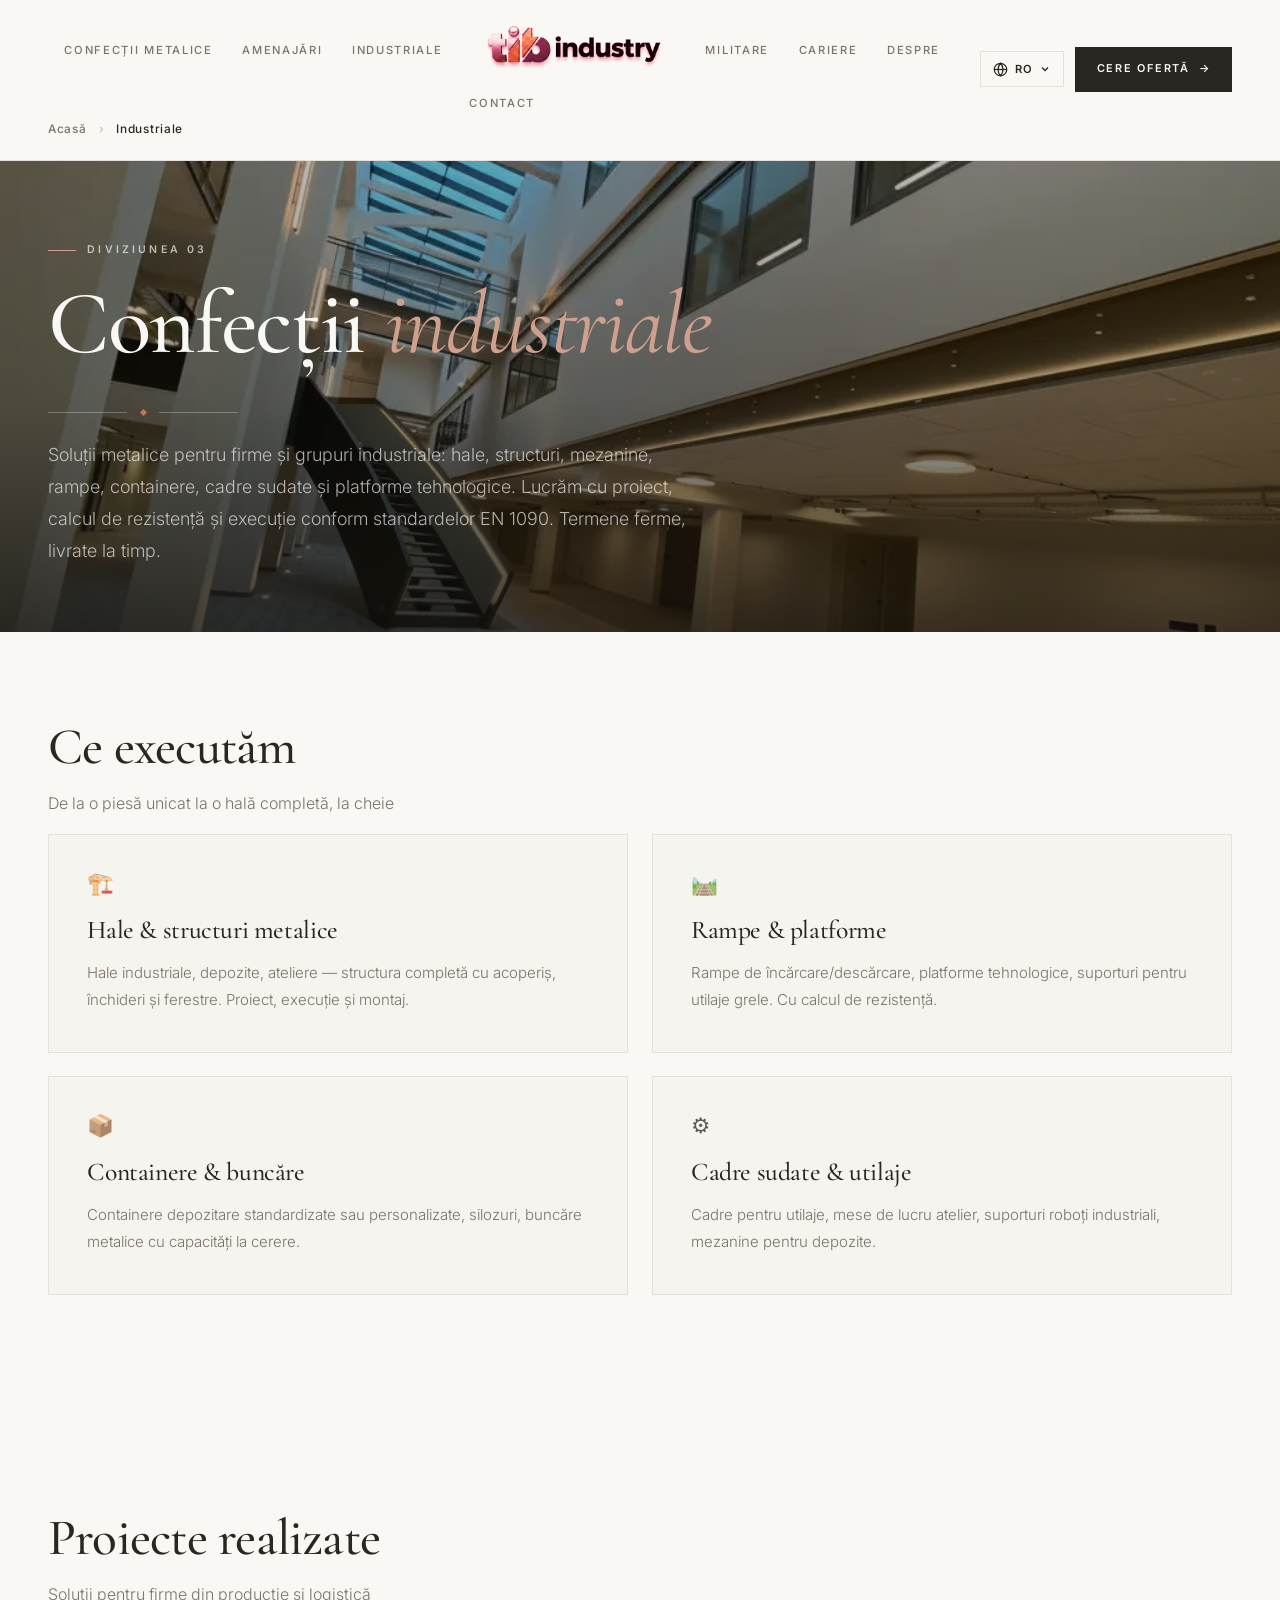
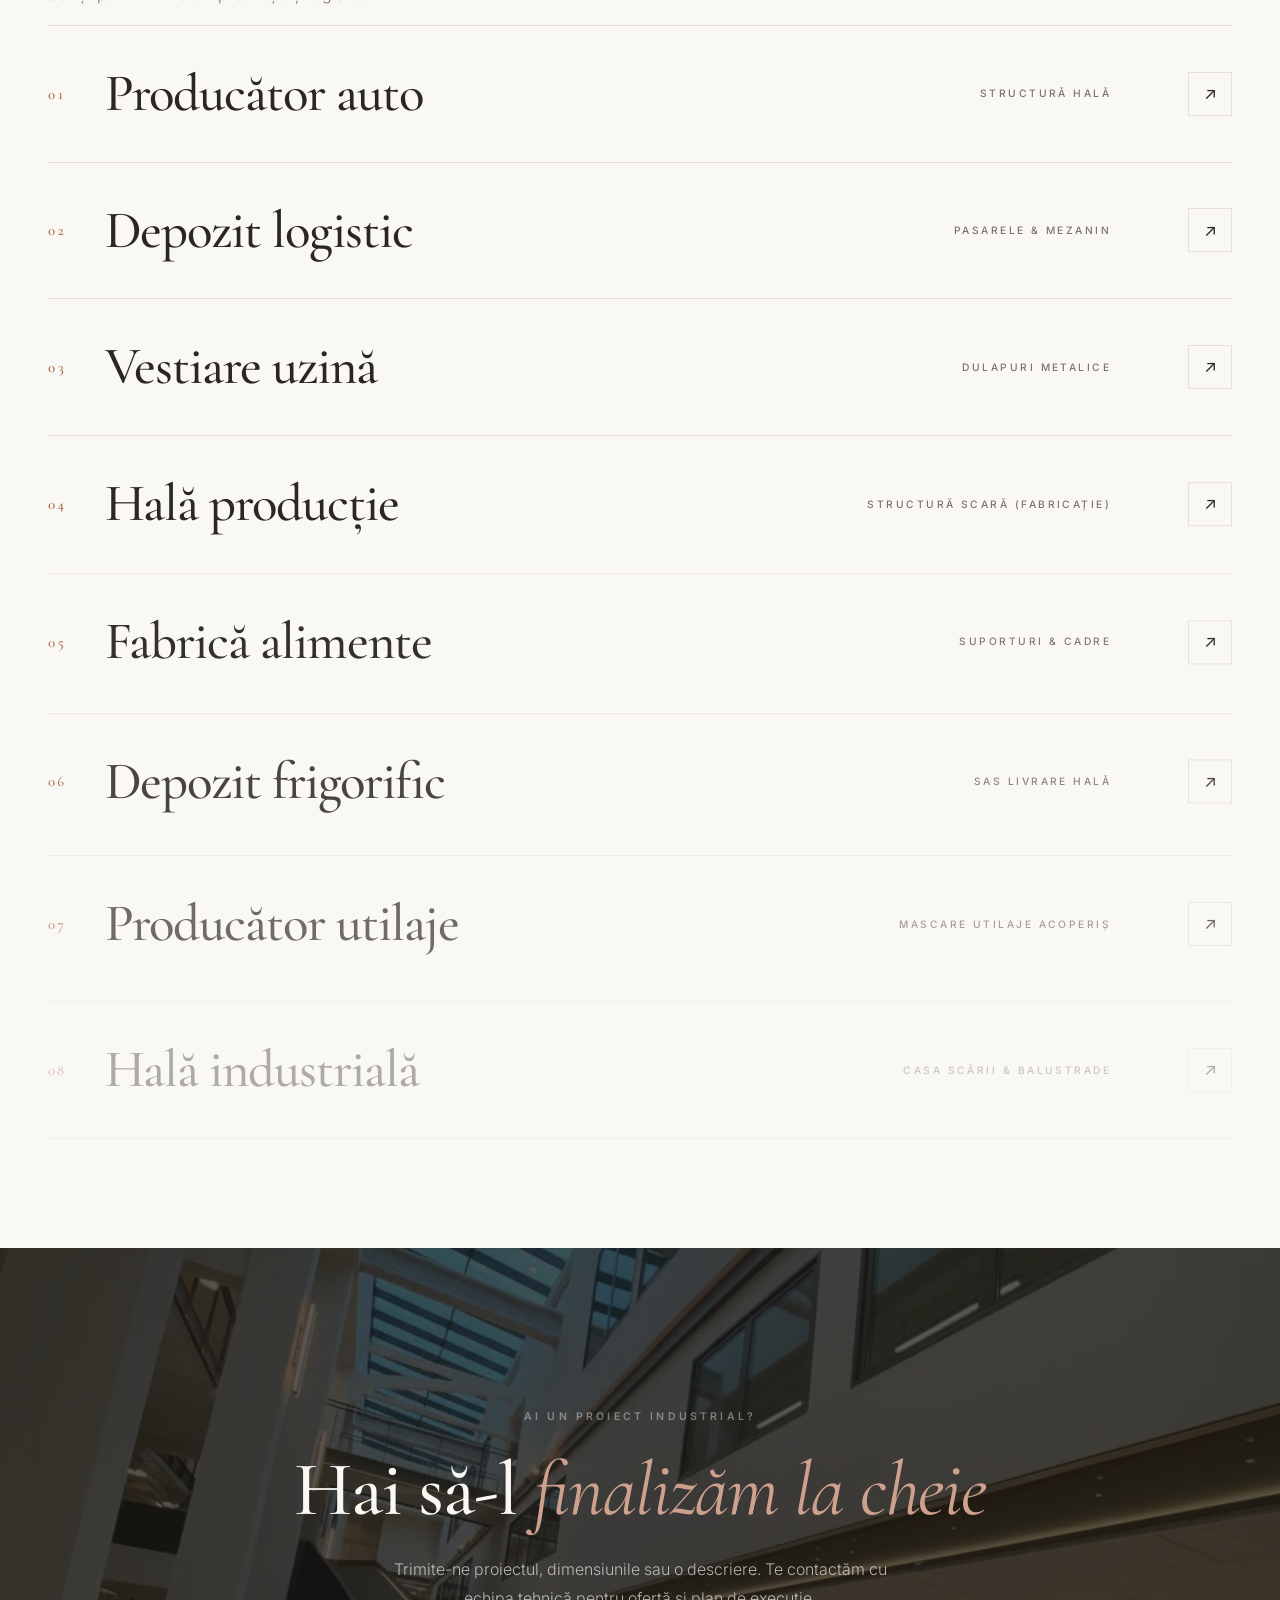
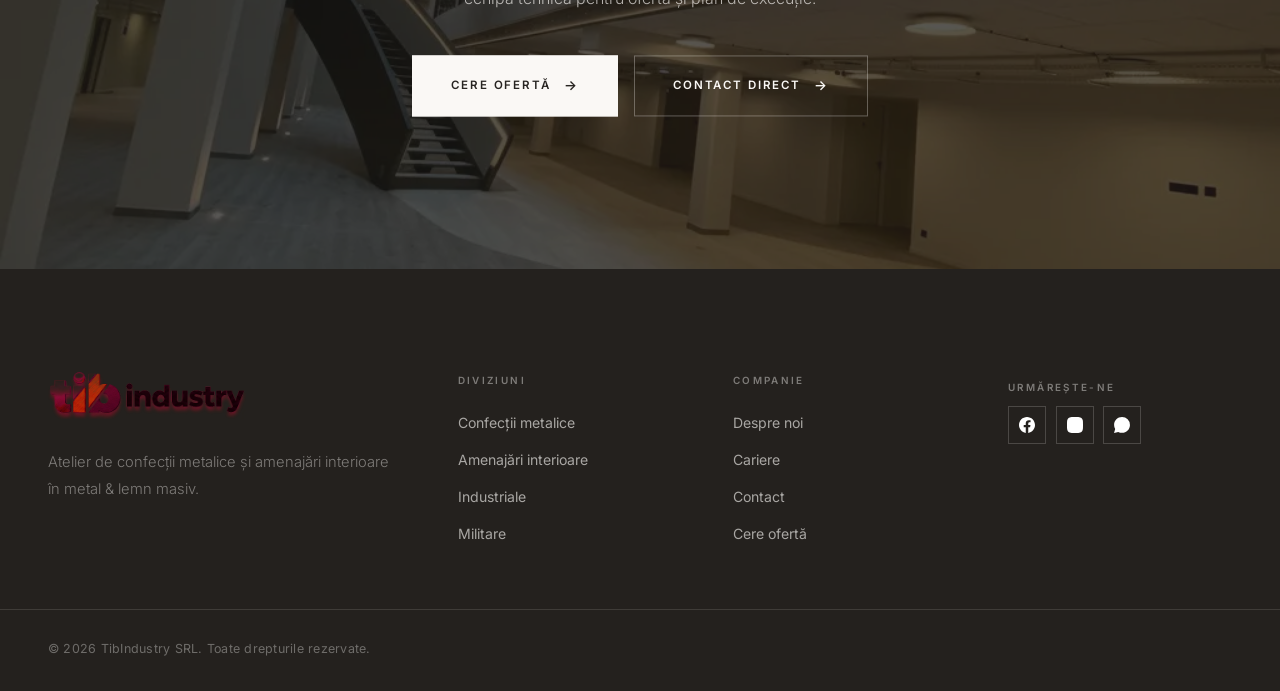
<file: industriale.html>
<!DOCTYPE html>
<html lang="ro">
<head>
    <meta name="google" content="notranslate">
    <meta charset="UTF-8">
    <meta name="viewport" content="width=device-width, initial-scale=1.0">
    <title>Confecții industriale — TibIndustry</title>
    <link rel="stylesheet" href="style-v3.css?v=1">
    <script src="vendor/gsap.min.js"></script>
    <script src="vendor/ScrollTrigger.min.js"></script>
</head>
<body class="page-industriale">
    <header>
        <h1 class="brand-corner"><a href="index.html"><span class="brand-text"><img src="images/tib-industry-3d.png" alt="Tib Industry" class="brand-img brand-logo-full"></span></a></h1>
        <nav class="header-nav" id="headerNav">
            <a href="confectii-metalice.html">Confecții metalice</a>
            <a href="amenajari-interioare.html">Amenajări</a>
            <a href="industriale.html">Industriale</a>
            <a href="index.html" class="nav-logo" aria-label="TibIndustry - Acasa"><span class="brand-text"><img src="images/tib-industry-3d.png" alt="Tib Industry" class="brand-img brand-logo-full"></span></a>
            <a href="militare.html">Militare</a>
            <a href="cariere.html">Cariere</a>
            <a href="despre-noi.html">Despre</a>
            <a href="contact.html">Contact</a>
        </nav>
        <div class="header-right">
            <div class="lang-switcher" id="langSwitcher">
                <button class="lang-btn" id="langBtn" aria-haspopup="true" aria-expanded="false">
                    <svg class="lang-globe" viewBox="0 0 24 24" fill="none" stroke="currentColor" stroke-width="2"><circle cx="12" cy="12" r="10"/><line x1="2" y1="12" x2="22" y2="12"/><path d="M12 2a15.3 15.3 0 0 1 4 10 15.3 15.3 0 0 1-4 10 15.3 15.3 0 0 1-4-10 15.3 15.3 0 0 1 4-10z"/></svg>
                    <span class="lang-current-code" id="langCurrent">RO</span>
                    <svg class="lang-chevron" viewBox="0 0 24 24" fill="none" stroke="currentColor" stroke-width="2.5"><polyline points="6 9 12 15 18 9"/></svg>
                </button>
                <div class="lang-menu" id="langMenu" role="menu">
                    <div class="lang-menu-header">Alege limba</div>
                    <a data-lang="ro"><span class="flag">🇷🇴</span> Română <span class="lang-code">RO</span></a>
                    <a data-lang="en"><span class="flag">🇬🇧</span> English <span class="lang-code">EN</span></a>
                    <a data-lang="de"><span class="flag">🇩🇪</span> Deutsch <span class="lang-code">DE</span></a>
                    <a data-lang="fr"><span class="flag">🇫🇷</span> Français <span class="lang-code">FR</span></a>
                    <a data-lang="it"><span class="flag">🇮🇹</span> Italiano <span class="lang-code">IT</span></a>
                    <a data-lang="es"><span class="flag">🇪🇸</span> Español <span class="lang-code">ES</span></a>
                    <div class="lang-divider"></div>
                    <a data-lang="hu"><span class="flag">🇭🇺</span> Magyar <span class="lang-code">HU</span></a>
                    <a data-lang="pl"><span class="flag">🇵🇱</span> Polski <span class="lang-code">PL</span></a>
                    <a data-lang="ru"><span class="flag">🇷🇺</span> Русский <span class="lang-code">RU</span></a>
                    <a data-lang="uk"><span class="flag">🇺🇦</span> Українська <span class="lang-code">UK</span></a>
                    <a data-lang="ar"><span class="flag">🇸🇦</span> العربية <span class="lang-code">AR</span></a>
                    <a data-lang="zh-CN"><span class="flag">🇨🇳</span> 中文 <span class="lang-code">ZH</span></a>
                    <a data-lang="ja"><span class="flag">🇯🇵</span> 日本語 <span class="lang-code">JA</span></a>
                    <a data-lang="tr"><span class="flag">🇹🇷</span> Türkçe <span class="lang-code">TR</span></a>
                    <div class="lang-divider"></div>
                    <a class="more-langs" data-lang="all">+ Toate limbile disponibile</a>
                </div>
                <div id="google_translate_element"></div>
            </div>
            <a href="cerere-oferta.html" class="header-cta">Cere ofertă</a>
            <button class="nav-toggle" id="navToggle" aria-label="Meniu"><span></span><span></span><span></span></button>
        </div>
    </header>

    <main>
        <div class="cart-breadcrumb">
            <a href="index.html">Acasă</a>
            <span>›</span>
            <span>Industriale</span>
        </div>

        <section class="service-hero">
            <span class="service-eyebrow">Diviziunea 03</span>
            <h1>Confecții <em>industriale</em></h1>
            <div class="lux-ornament" style="justify-content: flex-start; margin: 1.25rem 0 1.5rem;"><span class="line"></span><span class="diamond"></span><span class="line"></span></div>
            <p>Soluții metalice pentru firme și grupuri industriale: hale, structuri, mezanine, rampe, containere, cadre sudate și platforme tehnologice. Lucrăm cu proiect, calcul de rezistență și execuție conform standardelor EN 1090. Termene ferme, livrate la timp.</p>
        </section>

        <section>
            <div class="section-header" style="margin-bottom: 1rem;">
                <h2 class="section-title">Ce executăm</h2>
                <span class="section-sub">De la o piesă unicat la o hală completă, la cheie</span>
            </div>
            <div class="services-list">
                <div class="service-block">
                    <div class="sb-icon">🏗️</div>
                    <h3>Hale & structuri metalice</h3>
                    <p>Hale industriale, depozite, ateliere — structura completă cu acoperiș, închideri și ferestre. Proiect, execuție și montaj.</p>
                </div>
                <div class="service-block">
                    <div class="sb-icon">🛤️</div>
                    <h3>Rampe & platforme</h3>
                    <p>Rampe de încărcare/descărcare, platforme tehnologice, suporturi pentru utilaje grele. Cu calcul de rezistență.</p>
                </div>
                <div class="service-block">
                    <div class="sb-icon">📦</div>
                    <h3>Containere & buncăre</h3>
                    <p>Containere depozitare standardizate sau personalizate, silozuri, buncăre metalice cu capacități la cerere.</p>
                </div>
                <div class="service-block">
                    <div class="sb-icon">⚙️</div>
                    <h3>Cadre sudate & utilaje</h3>
                    <p>Cadre pentru utilaje, mese de lucru atelier, suporturi roboți industriali, mezanine pentru depozite.</p>
                </div>
            </div>
        </section>

        <section class="featured-section">
            <div class="section-header" style="margin-bottom: 1rem;">
                <h2 class="section-title">Proiecte realizate</h2>
                <span class="section-sub">Soluții pentru firme din producție și logistică</span>
            </div>
            <!-- preview flotant care urmărește cursorul -->
            <div class="work-preview" aria-hidden="true"><img src="images/atrium-industrial.webp" alt=""></div>

            <ul class="work-list">
                <li><div class="work-row" data-img="images/atrium-industrial.webp">
                    <span class="work-num"></span><span class="work-name">Producător auto </span><span class="work-cat">Structură hală</span><span class="work-arrow">↗</span>
                </div></li>
                <li><div class="work-row" data-img="images/pasarela-mezanin-otel.webp">
                    <span class="work-num"></span><span class="work-name">Depozit logistic </span><span class="work-cat">Pasarele & mezanin</span><span class="work-arrow">↗</span>
                </div></li>
                <li><div class="work-row" data-img="images/vestiar-dulapuri.webp">
                    <span class="work-num"></span><span class="work-name">Vestiare uzină </span><span class="work-cat">Dulapuri metalice</span><span class="work-arrow">↗</span>
                </div></li>
                <li><div class="work-row" data-img="images/structura-scara-fabricatie.webp">
                    <span class="work-num"></span><span class="work-name">Hală producție </span><span class="work-cat">Structură scară (fabricație)</span><span class="work-arrow">↗</span>
                </div></li>
                <li><div class="work-row" data-img="images/detaliu-suport-metal.webp">
                    <span class="work-num"></span><span class="work-name">Fabrică alimente </span><span class="work-cat">Suporturi & cadre</span><span class="work-arrow">↗</span>
                </div></li>
                <li><div class="work-row" data-img="images/sas-livrare-hala.webp">
                    <span class="work-num"></span><span class="work-name">Depozit frigorific </span><span class="work-cat">Sas livrare hală</span><span class="work-arrow">↗</span>
                </div></li>
                <li><div class="work-row" data-img="images/mascare-utilaje-acoperis.webp">
                    <span class="work-num"></span><span class="work-name">Producător utilaje </span><span class="work-cat">Mascare utilaje acoperiș</span><span class="work-arrow">↗</span>
                </div></li>
                <li><div class="work-row" data-img="images/casa-scarii-balustrada.webp">
                    <span class="work-num"></span><span class="work-name">Hală industrială </span><span class="work-cat">Casa scării & balustrade</span><span class="work-arrow">↗</span>
                </div></li>
            </ul>
        </section>

        <section class="cta-big">
            <span class="cta-eyebrow">Ai un proiect industrial?</span>
            <h2>Hai să-l <em>finalizăm la cheie</em></h2>
            <p>Trimite-ne proiectul, dimensiunile sau o descriere. Te contactăm cu echipa tehnică pentru ofertă și plan de execuție.</p>
            <div class="cta-actions">
                <a href="cerere-oferta.html" class="hero-btn">Cere ofertă</a>
                <a href="contact.html" class="hero-btn hero-btn-outline">Contact direct</a>
            </div>
        </section>
    </main>

    <footer>
        <div class="footer-inner">
            <div class="footer-brand">
                <span class="brand-text"><img src="images/tib-industry-3d.png" alt="Tib Industry" class="brand-img brand-logo-full"></span>
                <p>Atelier de confecții metalice și amenajări interioare în metal & lemn masiv.</p>
            </div>
            <div class="footer-links">
                <strong>Diviziuni</strong>
                <a href="confectii-metalice.html">Confecții metalice</a>
                <a href="amenajari-interioare.html">Amenajări interioare</a>
                <a href="industriale.html">Industriale</a>
                <a href="militare.html">Militare</a>
            </div>
            <div class="footer-links">
                <strong>Companie</strong>
                <a href="despre-noi.html">Despre noi</a>
                <a href="cariere.html">Cariere</a>
                <a href="contact.html">Contact</a>
                <a href="cerere-oferta.html">Cere ofertă</a>
            </div>
            <div class="footer-social-col">
                <strong>Urmărește-ne</strong>
                <div class="footer-social">
                    <a href="https://facebook.com" target="_blank" rel="noopener noreferrer" aria-label="Facebook"><svg class="social-icon" viewBox="0 0 24 24" fill="white"><path d="M24 12.073c0-6.627-5.373-12-12-12s-12 5.373-12 12c0 5.99 4.388 10.954 10.125 11.854v-8.385H7.078v-3.47h3.047V9.43c0-3.007 1.792-4.669 4.533-4.669 1.312 0 2.686.235 2.686.235v2.953H15.83c-1.491 0-1.956.925-1.956 1.874v2.25h3.328l-.532 3.47h-2.796v8.385C19.612 23.027 24 18.062 24 12.073z"/></svg></a>
                    <a href="https://instagram.com" target="_blank" rel="noopener noreferrer" aria-label="Instagram"><svg class="social-icon" viewBox="0 0 24 24" fill="white"><path d="M12 0C8.74 0 8.333.015 7.053.072 5.775.132 4.905.333 4.14.63c-.789.306-1.459.717-2.126 1.384S.935 3.35.63 4.14C.333 4.905.131 5.775.072 7.053.012 8.333 0 8.74 0 12c0 3.259.014 3.668.072 4.948.06 1.277.261 2.148.558 2.913.306.788.717 1.459 1.384 2.126.667.666 1.336 1.079 2.126 1.384.766.296 1.636.499 2.913.558C8.333 23.988 8.74 24 12 24c3.259 0 3.668-.014 4.948-.072 1.277-.06 2.148-.262 2.913-.558.788-.306 1.459-.718 2.126-1.384.666-.667 1.079-1.335 1.384-2.126.296-.765.499-1.636.558-2.913.06-1.28.072-1.689.072-4.948 0-3.259-.014-3.667-.072-4.947-.06-1.277-.262-2.149-.558-2.913-.306-.789-.718-1.459-1.384-2.126C21.319 1.347 20.651.935 19.86.63c-.765-.297-1.636-.499-2.913-.558C15.668.012 15.259 0 12 0zm0 5.838c-3.405 0-6.162 2.76-6.162 6.162 0 3.405 2.76 6.162 6.162 6.162 3.405 0 6.162-2.76 6.162-6.162 0-3.405-2.753-6.162-6.162-6.162zm0 10.162c-2.209 0-4-1.79-4-4 0-2.209 1.791-4 4-4s4 1.791 4 4c0 2.21-1.791 4-4 4z"/></svg></a>
                    <a href="https://wa.me/40700000000" target="_blank" rel="noopener noreferrer" aria-label="WhatsApp"><svg class="social-icon" viewBox="0 0 24 24" fill="white"><path d="M.057 24l1.687-6.163a11.867 11.867 0 0 1-1.587-5.946C.16 5.335 5.495 0 12.05 0a11.817 11.817 0 0 1 8.413 3.488 11.824 11.824 0 0 1 3.48 8.414c-.003 6.557-5.338 11.892-11.893 11.892a11.9 11.9 0 0 1-5.688-1.448L.057 24z"/></svg></a>
                </div>
            </div>
        </div>
        <div class="footer-bottom">
            <p>&copy; 2026 TibIndustry SRL. Toate drepturile rezervate.</p>
        </div>
    </footer>

    <script src="script.js?v=3"></script>
    <script src="js/industriale.js"></script>
</body>
</html>
</file>
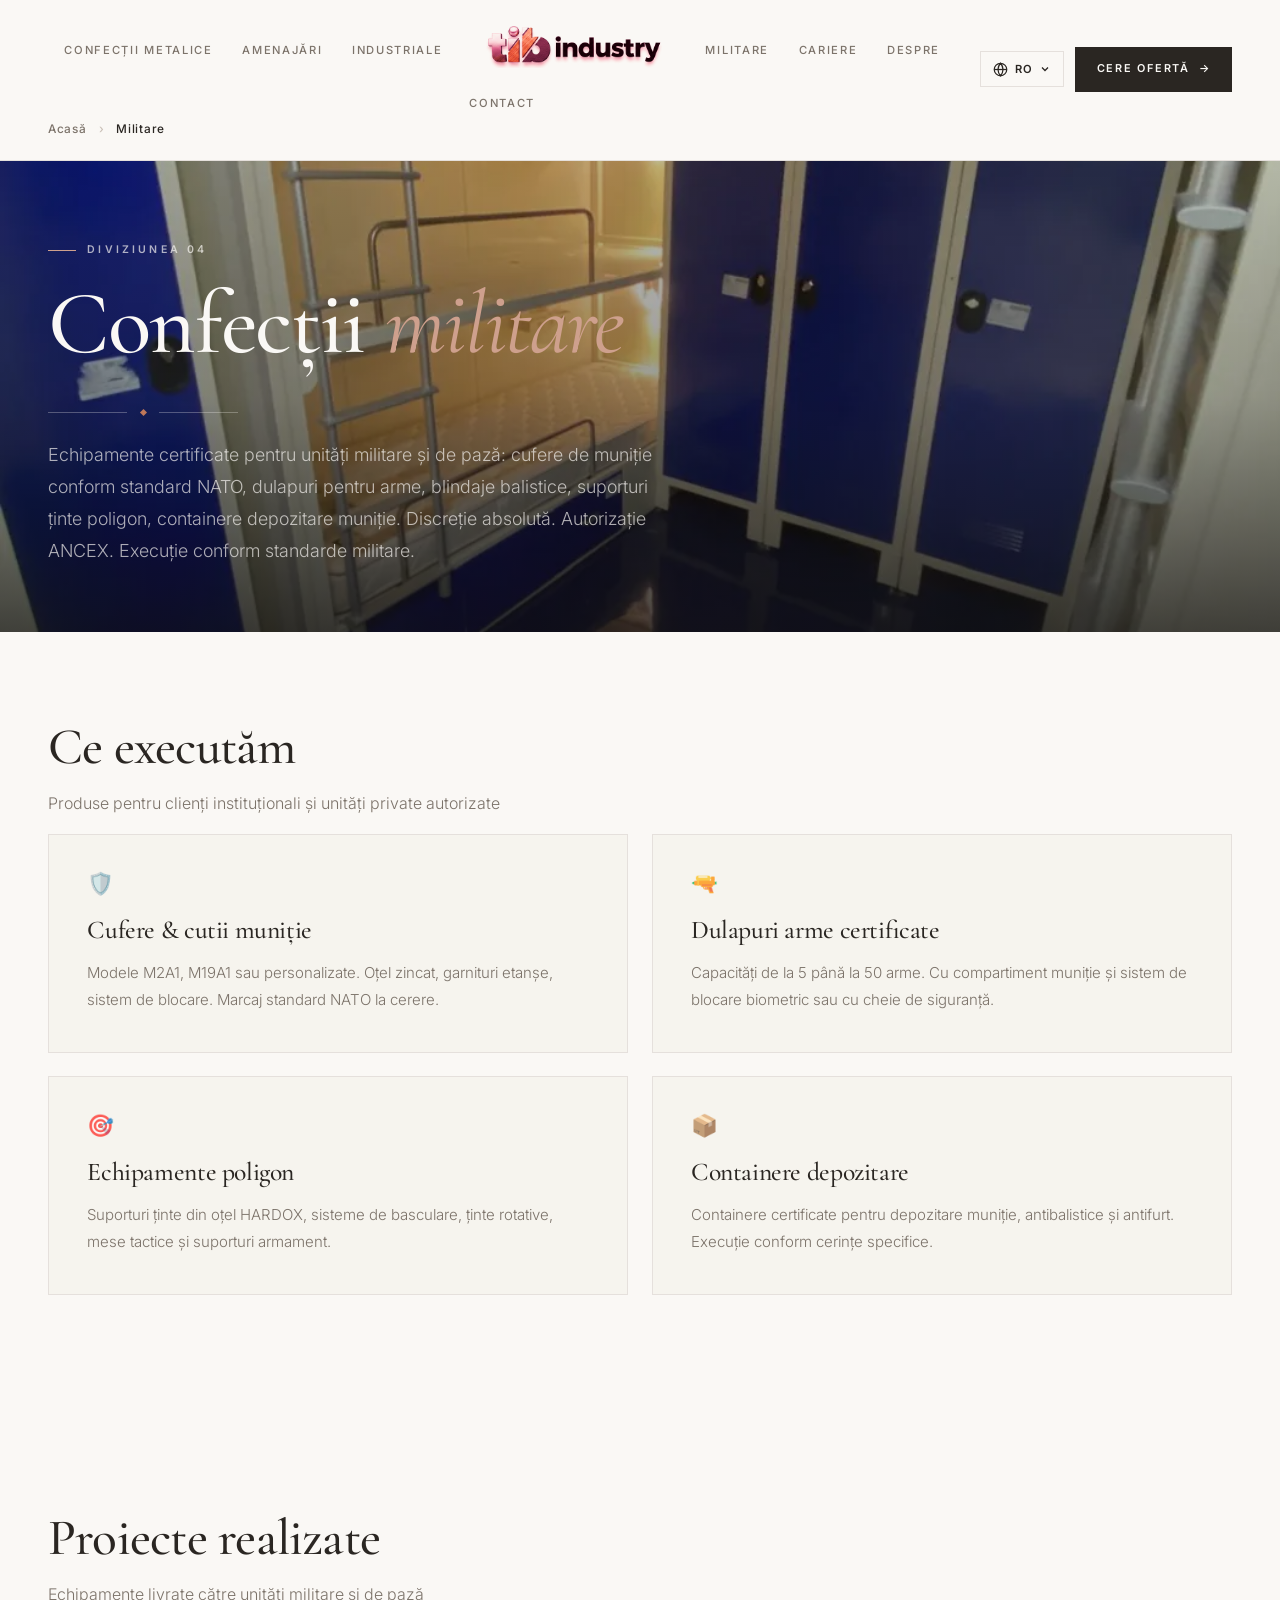
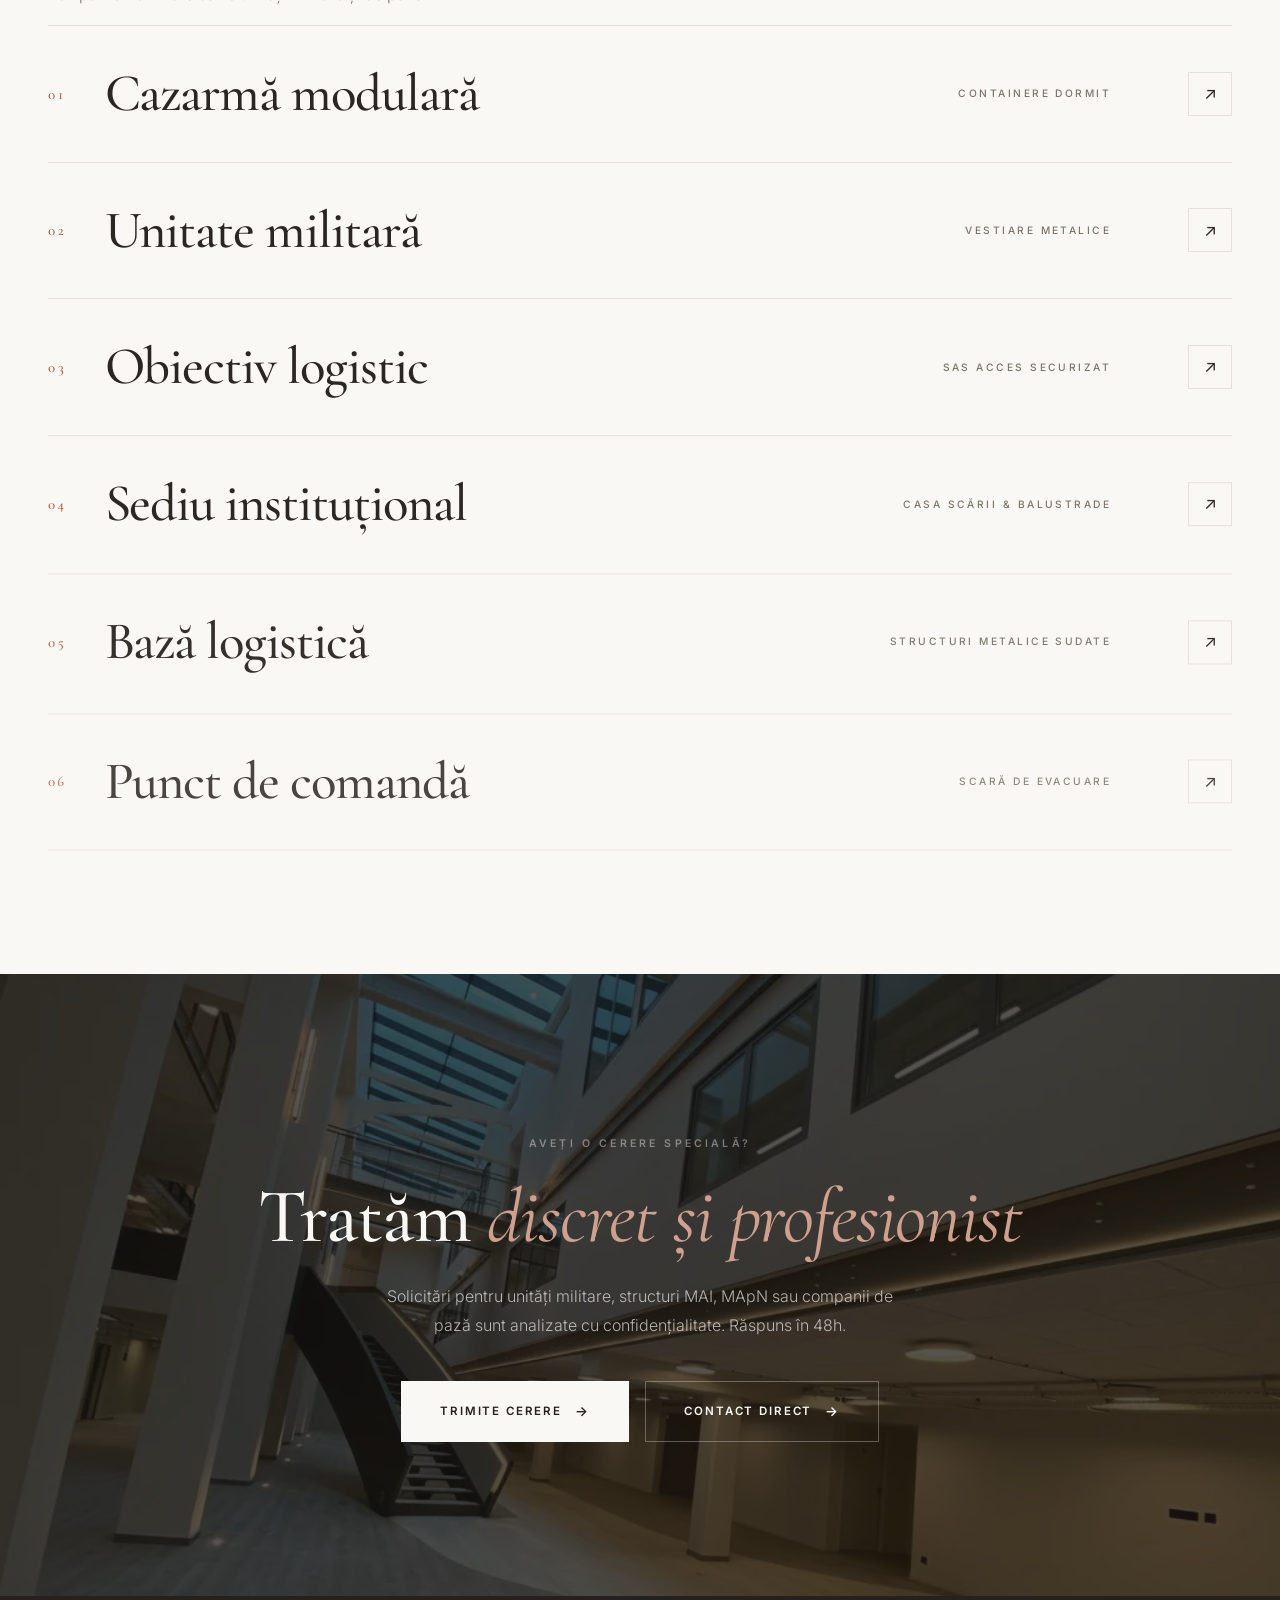
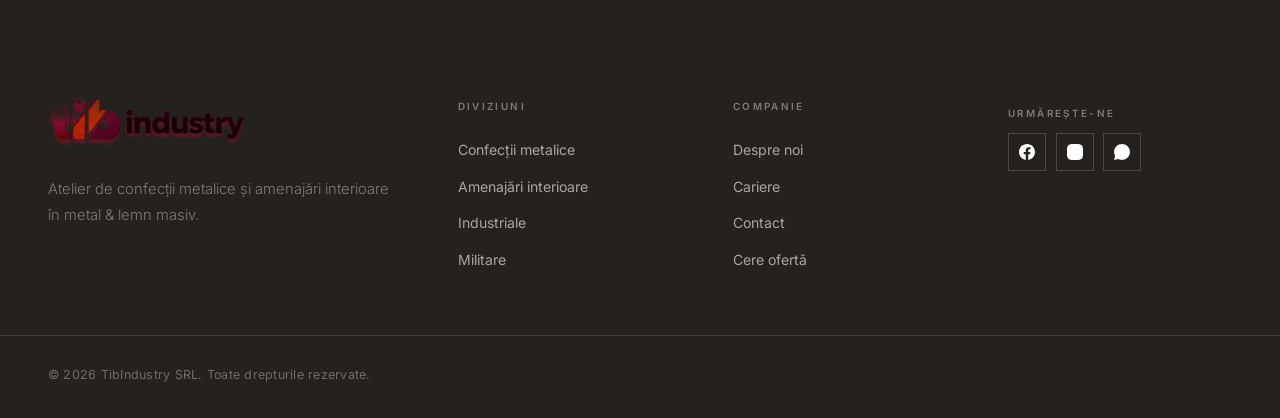
<file: militare.html>
<!DOCTYPE html>
<html lang="ro">
<head>
    <meta name="google" content="notranslate">
    <meta charset="UTF-8">
    <meta name="viewport" content="width=device-width, initial-scale=1.0">
    <title>Confecții militare — TibIndustry</title>
    <link rel="stylesheet" href="style-v3.css?v=1">
    <script src="vendor/gsap.min.js"></script>
    <script src="vendor/ScrollTrigger.min.js"></script>
</head>
<body class="page-militare">
    <header>
        <h1 class="brand-corner"><a href="index.html"><span class="brand-text"><img src="images/tib-industry-3d.png" alt="Tib Industry" class="brand-img brand-logo-full"></span></a></h1>
        <nav class="header-nav" id="headerNav">
            <a href="confectii-metalice.html">Confecții metalice</a>
            <a href="amenajari-interioare.html">Amenajări</a>
            <a href="industriale.html">Industriale</a>
            <a href="index.html" class="nav-logo" aria-label="TibIndustry - Acasa"><span class="brand-text"><img src="images/tib-industry-3d.png" alt="Tib Industry" class="brand-img brand-logo-full"></span></a>
            <a href="militare.html">Militare</a>
            <a href="cariere.html">Cariere</a>
            <a href="despre-noi.html">Despre</a>
            <a href="contact.html">Contact</a>
        </nav>
        <div class="header-right">
            <div class="lang-switcher" id="langSwitcher">
                <button class="lang-btn" id="langBtn" aria-haspopup="true" aria-expanded="false">
                    <svg class="lang-globe" viewBox="0 0 24 24" fill="none" stroke="currentColor" stroke-width="2"><circle cx="12" cy="12" r="10"/><line x1="2" y1="12" x2="22" y2="12"/><path d="M12 2a15.3 15.3 0 0 1 4 10 15.3 15.3 0 0 1-4 10 15.3 15.3 0 0 1-4-10 15.3 15.3 0 0 1 4-10z"/></svg>
                    <span class="lang-current-code" id="langCurrent">RO</span>
                    <svg class="lang-chevron" viewBox="0 0 24 24" fill="none" stroke="currentColor" stroke-width="2.5"><polyline points="6 9 12 15 18 9"/></svg>
                </button>
                <div class="lang-menu" id="langMenu" role="menu">
                    <div class="lang-menu-header">Alege limba</div>
                    <a data-lang="ro"><span class="flag">🇷🇴</span> Română <span class="lang-code">RO</span></a>
                    <a data-lang="en"><span class="flag">🇬🇧</span> English <span class="lang-code">EN</span></a>
                    <a data-lang="de"><span class="flag">🇩🇪</span> Deutsch <span class="lang-code">DE</span></a>
                    <a data-lang="fr"><span class="flag">🇫🇷</span> Français <span class="lang-code">FR</span></a>
                    <a data-lang="it"><span class="flag">🇮🇹</span> Italiano <span class="lang-code">IT</span></a>
                    <a data-lang="es"><span class="flag">🇪🇸</span> Español <span class="lang-code">ES</span></a>
                    <div class="lang-divider"></div>
                    <a data-lang="hu"><span class="flag">🇭🇺</span> Magyar <span class="lang-code">HU</span></a>
                    <a data-lang="pl"><span class="flag">🇵🇱</span> Polski <span class="lang-code">PL</span></a>
                    <a data-lang="ru"><span class="flag">🇷🇺</span> Русский <span class="lang-code">RU</span></a>
                    <a data-lang="uk"><span class="flag">🇺🇦</span> Українська <span class="lang-code">UK</span></a>
                    <a data-lang="ar"><span class="flag">🇸🇦</span> العربية <span class="lang-code">AR</span></a>
                    <a data-lang="zh-CN"><span class="flag">🇨🇳</span> 中文 <span class="lang-code">ZH</span></a>
                    <a data-lang="ja"><span class="flag">🇯🇵</span> 日本語 <span class="lang-code">JA</span></a>
                    <a data-lang="tr"><span class="flag">🇹🇷</span> Türkçe <span class="lang-code">TR</span></a>
                    <div class="lang-divider"></div>
                    <a class="more-langs" data-lang="all">+ Toate limbile disponibile</a>
                </div>
                <div id="google_translate_element"></div>
            </div>
            <a href="cerere-oferta.html" class="header-cta">Cere ofertă</a>
            <button class="nav-toggle" id="navToggle" aria-label="Meniu"><span></span><span></span><span></span></button>
        </div>
    </header>

    <main>
        <div class="cart-breadcrumb">
            <a href="index.html">Acasă</a>
            <span>›</span>
            <span>Militare</span>
        </div>

        <section class="service-hero">
            <span class="service-eyebrow">Diviziunea 04</span>
            <h1>Confecții <em>militare</em></h1>
            <div class="lux-ornament" style="justify-content: flex-start; margin: 1.25rem 0 1.5rem;"><span class="line"></span><span class="diamond"></span><span class="line"></span></div>
            <p>Echipamente certificate pentru unități militare și de pază: cufere de muniție conform standard NATO, dulapuri pentru arme, blindaje balistice, suporturi ținte poligon, containere depozitare muniție. Discreție absolută. Autorizație ANCEX. Execuție conform standarde militare.</p>
        </section>

        <section>
            <div class="section-header" style="margin-bottom: 1rem;">
                <h2 class="section-title">Ce executăm</h2>
                <span class="section-sub">Produse pentru clienți instituționali și unități private autorizate</span>
            </div>
            <div class="services-list">
                <div class="service-block">
                    <div class="sb-icon">🛡️</div>
                    <h3>Cufere & cutii muniție</h3>
                    <p>Modele M2A1, M19A1 sau personalizate. Oțel zincat, garnituri etanșe, sistem de blocare. Marcaj standard NATO la cerere.</p>
                </div>
                <div class="service-block">
                    <div class="sb-icon">🔫</div>
                    <h3>Dulapuri arme certificate</h3>
                    <p>Capacități de la 5 până la 50 arme. Cu compartiment muniție și sistem de blocare biometric sau cu cheie de siguranță.</p>
                </div>
                <div class="service-block">
                    <div class="sb-icon">🎯</div>
                    <h3>Echipamente poligon</h3>
                    <p>Suporturi ținte din oțel HARDOX, sisteme de basculare, ținte rotative, mese tactice și suporturi armament.</p>
                </div>
                <div class="service-block">
                    <div class="sb-icon">📦</div>
                    <h3>Containere depozitare</h3>
                    <p>Containere certificate pentru depozitare muniție, antibalistice și antifurt. Execuție conform cerințe specifice.</p>
                </div>
            </div>
        </section>

        <section class="featured-section">
            <div class="section-header" style="margin-bottom: 1rem;">
                <h2 class="section-title">Proiecte realizate</h2>
                <span class="section-sub">Echipamente livrate către unități militare și de pază</span>
            </div>
            <!-- preview flotant care urmărește cursorul -->
            <div class="work-preview" aria-hidden="true"><img src="images/cabina-dormit-modulara.webp" alt=""></div>

            <ul class="work-list">
                <li><div class="work-row" data-img="images/cabina-dormit-modulara.webp">
                    <span class="work-num"></span><span class="work-name">Cazarmă modulară</span><span class="work-cat">Containere dormit</span><span class="work-arrow">↗</span>
                </div></li>
                <li><div class="work-row" data-img="images/vestiar-dulapuri.webp">
                    <span class="work-num"></span><span class="work-name">Unitate militară </span><span class="work-cat">Vestiare metalice</span><span class="work-arrow">↗</span>
                </div></li>
                <li><div class="work-row" data-img="images/sas-livrare-hala.webp">
                    <span class="work-num"></span><span class="work-name">Obiectiv logistic </span><span class="work-cat">Sas acces securizat</span><span class="work-arrow">↗</span>
                </div></li>
                <li><div class="work-row" data-img="images/casa-scarii-balustrada.webp">
                    <span class="work-num"></span><span class="work-name">Sediu instituțional </span><span class="work-cat">Casa scării & balustrade</span><span class="work-arrow">↗</span>
                </div></li>
                <li><div class="work-row" data-img="images/structura-scara-fabricatie.webp">
                    <span class="work-num"></span><span class="work-name">Bază logistică </span><span class="work-cat">Structuri metalice sudate</span><span class="work-arrow">↗</span>
                </div></li>
                <li><div class="work-row" data-img="images/casa-scarii-spirala.webp">
                    <span class="work-num"></span><span class="work-name">Punct de comandă </span><span class="work-cat">Scară de evacuare</span><span class="work-arrow">↗</span>
                </div></li>
            </ul>
        </section>

        <section class="cta-big">
            <span class="cta-eyebrow">Aveți o cerere specială?</span>
            <h2>Tratăm <em>discret și profesionist</em></h2>
            <p>Solicitări pentru unități militare, structuri MAI, MApN sau companii de pază sunt analizate cu confidențialitate. Răspuns în 48h.</p>
            <div class="cta-actions">
                <a href="cerere-oferta.html" class="hero-btn">Trimite cerere</a>
                <a href="contact.html" class="hero-btn hero-btn-outline">Contact direct</a>
            </div>
        </section>
    </main>

    <footer>
        <div class="footer-inner">
            <div class="footer-brand">
                <span class="brand-text"><img src="images/tib-industry-3d.png" alt="Tib Industry" class="brand-img brand-logo-full"></span>
                <p>Atelier de confecții metalice și amenajări interioare în metal & lemn masiv.</p>
            </div>
            <div class="footer-links">
                <strong>Diviziuni</strong>
                <a href="confectii-metalice.html">Confecții metalice</a>
                <a href="amenajari-interioare.html">Amenajări interioare</a>
                <a href="industriale.html">Industriale</a>
                <a href="militare.html">Militare</a>
            </div>
            <div class="footer-links">
                <strong>Companie</strong>
                <a href="despre-noi.html">Despre noi</a>
                <a href="cariere.html">Cariere</a>
                <a href="contact.html">Contact</a>
                <a href="cerere-oferta.html">Cere ofertă</a>
            </div>
            <div class="footer-social-col">
                <strong>Urmărește-ne</strong>
                <div class="footer-social">
                    <a href="https://facebook.com" target="_blank" rel="noopener noreferrer" aria-label="Facebook"><svg class="social-icon" viewBox="0 0 24 24" fill="white"><path d="M24 12.073c0-6.627-5.373-12-12-12s-12 5.373-12 12c0 5.99 4.388 10.954 10.125 11.854v-8.385H7.078v-3.47h3.047V9.43c0-3.007 1.792-4.669 4.533-4.669 1.312 0 2.686.235 2.686.235v2.953H15.83c-1.491 0-1.956.925-1.956 1.874v2.25h3.328l-.532 3.47h-2.796v8.385C19.612 23.027 24 18.062 24 12.073z"/></svg></a>
                    <a href="https://instagram.com" target="_blank" rel="noopener noreferrer" aria-label="Instagram"><svg class="social-icon" viewBox="0 0 24 24" fill="white"><path d="M12 0C8.74 0 8.333.015 7.053.072 5.775.132 4.905.333 4.14.63c-.789.306-1.459.717-2.126 1.384S.935 3.35.63 4.14C.333 4.905.131 5.775.072 7.053.012 8.333 0 8.74 0 12c0 3.259.014 3.668.072 4.948.06 1.277.261 2.148.558 2.913.306.788.717 1.459 1.384 2.126.667.666 1.336 1.079 2.126 1.384.766.296 1.636.499 2.913.558C8.333 23.988 8.74 24 12 24c3.259 0 3.668-.014 4.948-.072 1.277-.06 2.148-.262 2.913-.558.788-.306 1.459-.718 2.126-1.384.666-.667 1.079-1.335 1.384-2.126.296-.765.499-1.636.558-2.913.06-1.28.072-1.689.072-4.948 0-3.259-.014-3.667-.072-4.947-.06-1.277-.262-2.149-.558-2.913-.306-.789-.718-1.459-1.384-2.126C21.319 1.347 20.651.935 19.86.63c-.765-.297-1.636-.499-2.913-.558C15.668.012 15.259 0 12 0zm0 5.838c-3.405 0-6.162 2.76-6.162 6.162 0 3.405 2.76 6.162 6.162 6.162 3.405 0 6.162-2.76 6.162-6.162 0-3.405-2.753-6.162-6.162-6.162zm0 10.162c-2.209 0-4-1.79-4-4 0-2.209 1.791-4 4-4s4 1.791 4 4c0 2.21-1.791 4-4 4z"/></svg></a>
                    <a href="https://wa.me/40700000000" target="_blank" rel="noopener noreferrer" aria-label="WhatsApp"><svg class="social-icon" viewBox="0 0 24 24" fill="white"><path d="M.057 24l1.687-6.163a11.867 11.867 0 0 1-1.587-5.946C.16 5.335 5.495 0 12.05 0a11.817 11.817 0 0 1 8.413 3.488 11.824 11.824 0 0 1 3.48 8.414c-.003 6.557-5.338 11.892-11.893 11.892a11.9 11.9 0 0 1-5.688-1.448L.057 24z"/></svg></a>
                </div>
            </div>
        </div>
        <div class="footer-bottom">
            <p>&copy; 2026 TibIndustry SRL. Toate drepturile rezervate.</p>
        </div>
    </footer>

    <script src="script.js?v=3"></script>
    <script src="js/militare.js"></script>
</body>
</html>
</file>
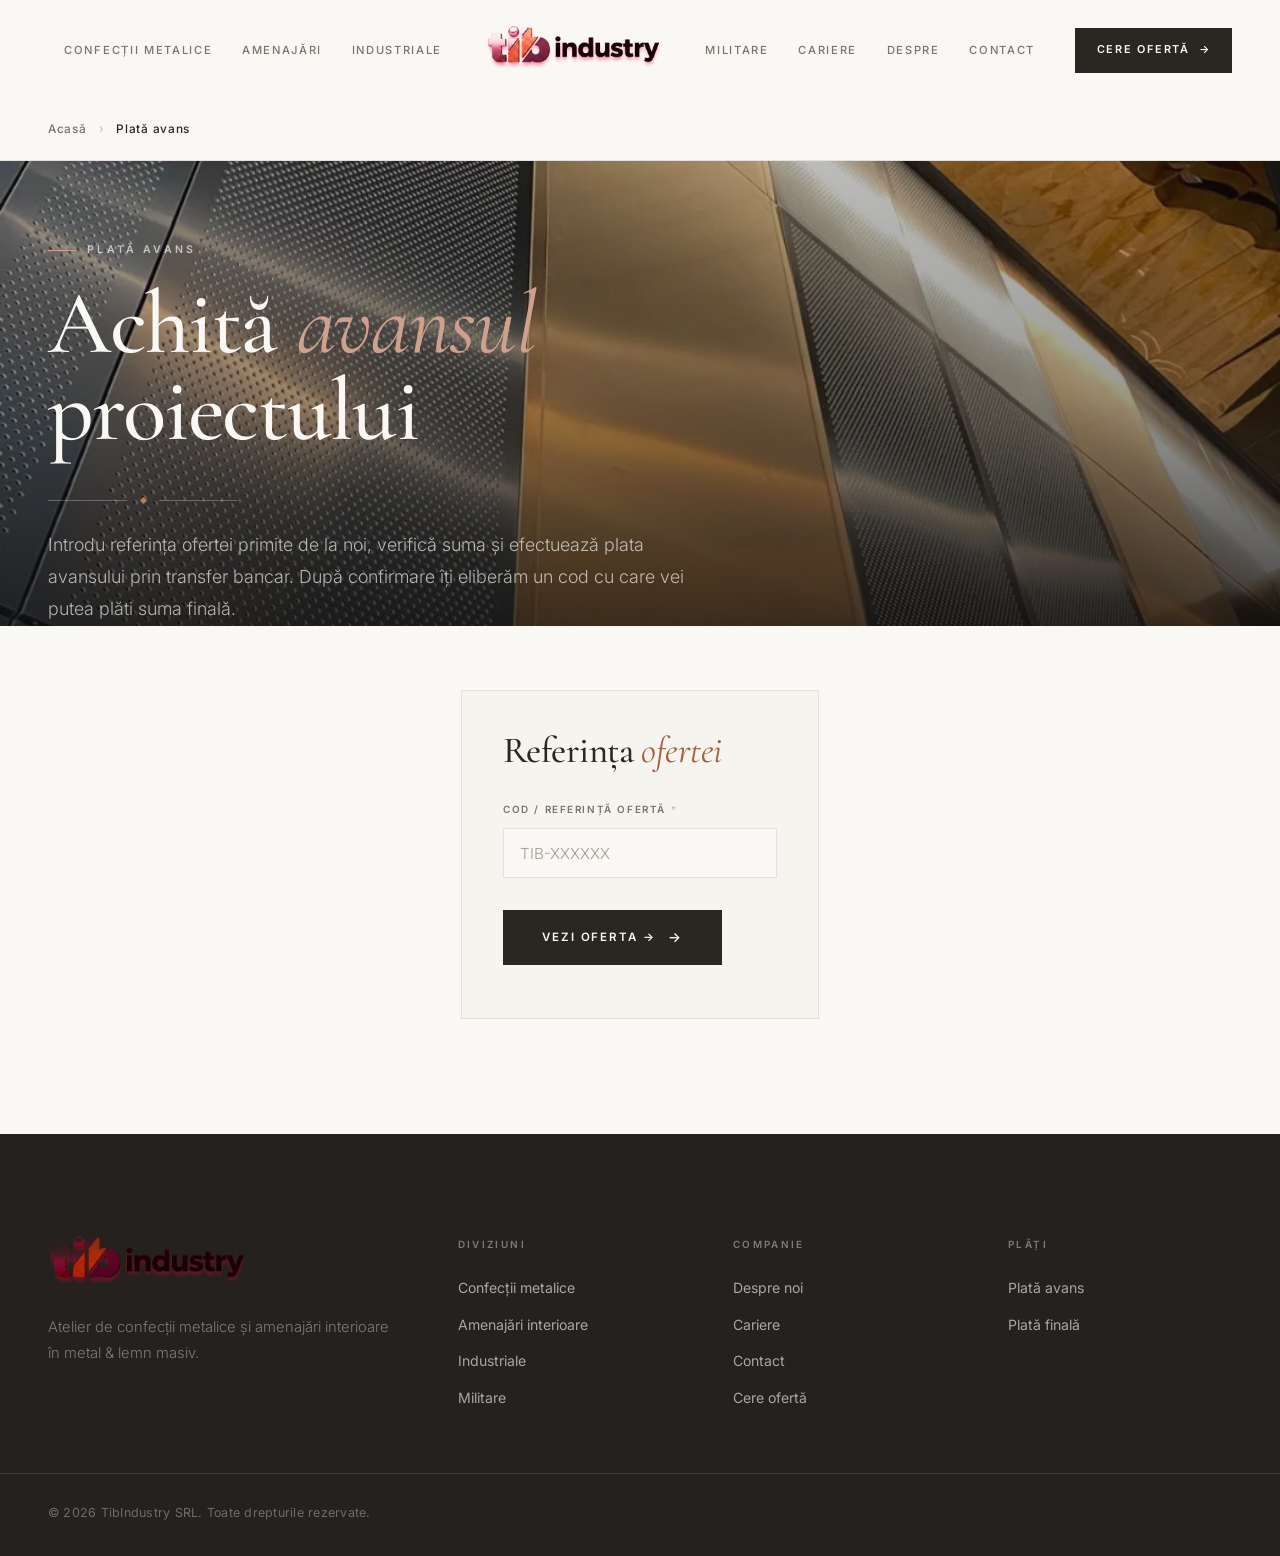
<file: plata-avans.html>
<!DOCTYPE html>
<html lang="ro">
<head>
    <meta name="google" content="notranslate">
    <meta charset="UTF-8">
    <meta name="viewport" content="width=device-width, initial-scale=1.0">
    <meta name="robots" content="noindex, nofollow">
    <title>Plată avans — TibIndustry</title>
    <link rel="stylesheet" href="style-v3.css?v=1">
    <script src="vendor/gsap.min.js"></script>
</head>
<body class="page-plata">

    <header>
        <h1 class="brand-corner"><a href="index.html"><span class="brand-text"><img src="images/tib-industry-3d.png" alt="Tib Industry" class="brand-img brand-logo-full"></span></a></h1>
        <nav class="header-nav" id="headerNav">
            <a href="confectii-metalice.html">Confecții metalice</a>
            <a href="amenajari-interioare.html">Amenajări</a>
            <a href="industriale.html">Industriale</a>
            <a href="index.html" class="nav-logo" aria-label="TibIndustry - Acasa"><span class="brand-text"><img src="images/tib-industry-3d.png" alt="Tib Industry" class="brand-img brand-logo-full"></span></a>
            <a href="militare.html">Militare</a>
            <a href="cariere.html">Cariere</a>
            <a href="despre-noi.html">Despre</a>
            <a href="contact.html">Contact</a>
        </nav>
        <div class="header-right">
            <a href="cerere-oferta.html" class="header-cta">Cere ofertă</a>
            <button class="nav-toggle" id="navToggle" aria-label="Meniu"><span></span><span></span><span></span></button>
        </div>
    </header>

    <main>
        <div class="cart-breadcrumb">
            <a href="index.html">Acasă</a>
            <span>›</span>
            <span>Plată avans</span>
        </div>

        <section class="about-hero" style="padding-bottom: 0;">
            <span class="about-eyebrow">Plată avans</span>
            <h1>Achită <em>avansul</em> proiectului</h1>
            <div class="lux-ornament dark"><span class="line"></span><span class="diamond"></span><span class="line"></span></div>
            <p>Introdu referința ofertei primite de la noi, verifică suma și efectuează plata avansului prin transfer bancar. După confirmare îți eliberăm un cod cu care vei putea plăti suma finală.</p>
        </section>

        <section class="contact-layout">
            <div class="contact-form-card" style="grid-column: 1 / -1; max-width: 640px; margin: 0 auto;">

                <!-- PAS 1: referință -->
                <div id="refStep">
                    <h2>Referința <em>ofertei</em></h2>
                    <form class="cart-form" id="refForm" novalidate>
                        <label class="full">
                            <span>Cod / referință ofertă <em>*</em></span>
                            <input type="text" name="ref" id="refInput" required placeholder="TIB-XXXXXX" style="text-transform:uppercase">
                        </label>
                        <button type="button" class="contact-submit" id="loadOfferBtn">Vezi oferta →</button>
                    </form>
                    <p class="voucher-msg" id="refMsg" style="margin-top:0.75rem;"></p>
                </div>

                <!-- PAS 2: detalii ofertă + plată -->
                <div id="payStep" hidden>
                    <h2>Detalii <em>plată</em></h2>
                    <div class="pay-summary" id="paySummary"></div>
                    <div class="pay-bank" id="payBank"></div>
                    <label class="pay-check full" style="display:flex;flex-direction:row;align-items:flex-start;gap:0.6rem;margin-top:1.2rem;font-weight:500;">
                        <input type="checkbox" id="payConfirmChk" style="width:auto;margin-top:0.2rem;">
                        <span>Confirm că am efectuat transferul avansului din datele de mai sus.</span>
                    </label>
                    <button type="button" class="contact-submit" id="payBtn" style="margin-top:1rem;" disabled>Am plătit avansul →</button>
                    <p class="voucher-msg" id="payMsg" style="margin-top:0.75rem;"></p>
                </div>

            </div>
        </section>

        <!-- MODAL COD ELIBERAT -->
        <div class="order-modal" id="codeModal" hidden>
            <div class="order-modal-card">
                <div class="order-check">✓</div>
                <h3 id="noticeTitle">Plată anunțată</h3>
                <p id="noticeText"></p>
                <div class="order-modal-actions">
                    <a href="plata-finala.html" class="order-modal-btn">Mergi la plata finală</a>
                </div>
            </div>
        </div>
    </main>

    <footer>
        <div class="footer-inner">
            <div class="footer-brand">
                <span class="brand-text"><img src="images/tib-industry-3d.png" alt="Tib Industry" class="brand-img brand-logo-full"></span>
                <p>Atelier de confecții metalice și amenajări interioare în metal & lemn masiv.</p>
            </div>
            <div class="footer-links">
                <strong>Diviziuni</strong>
                <a href="confectii-metalice.html">Confecții metalice</a>
                <a href="amenajari-interioare.html">Amenajări interioare</a>
                <a href="industriale.html">Industriale</a>
                <a href="militare.html">Militare</a>
            </div>
            <div class="footer-links">
                <strong>Companie</strong>
                <a href="despre-noi.html">Despre noi</a>
                <a href="cariere.html">Cariere</a>
                <a href="contact.html">Contact</a>
                <a href="cerere-oferta.html">Cere ofertă</a>
            </div>
            <div class="footer-links">
                <strong>Plăți</strong>
                <a href="plata-avans.html">Plată avans</a>
                <a href="plata-finala.html">Plată finală</a>
            </div>
        </div>
        <div class="footer-bottom">
            <p>&copy; 2026 TibIndustry SRL. Toate drepturile rezervate.</p>
        </div>
    </footer>

    <script src="script.js?v=3"></script>
    <script src="js/plata-avans.js"></script>
</body>
</html>
</file>
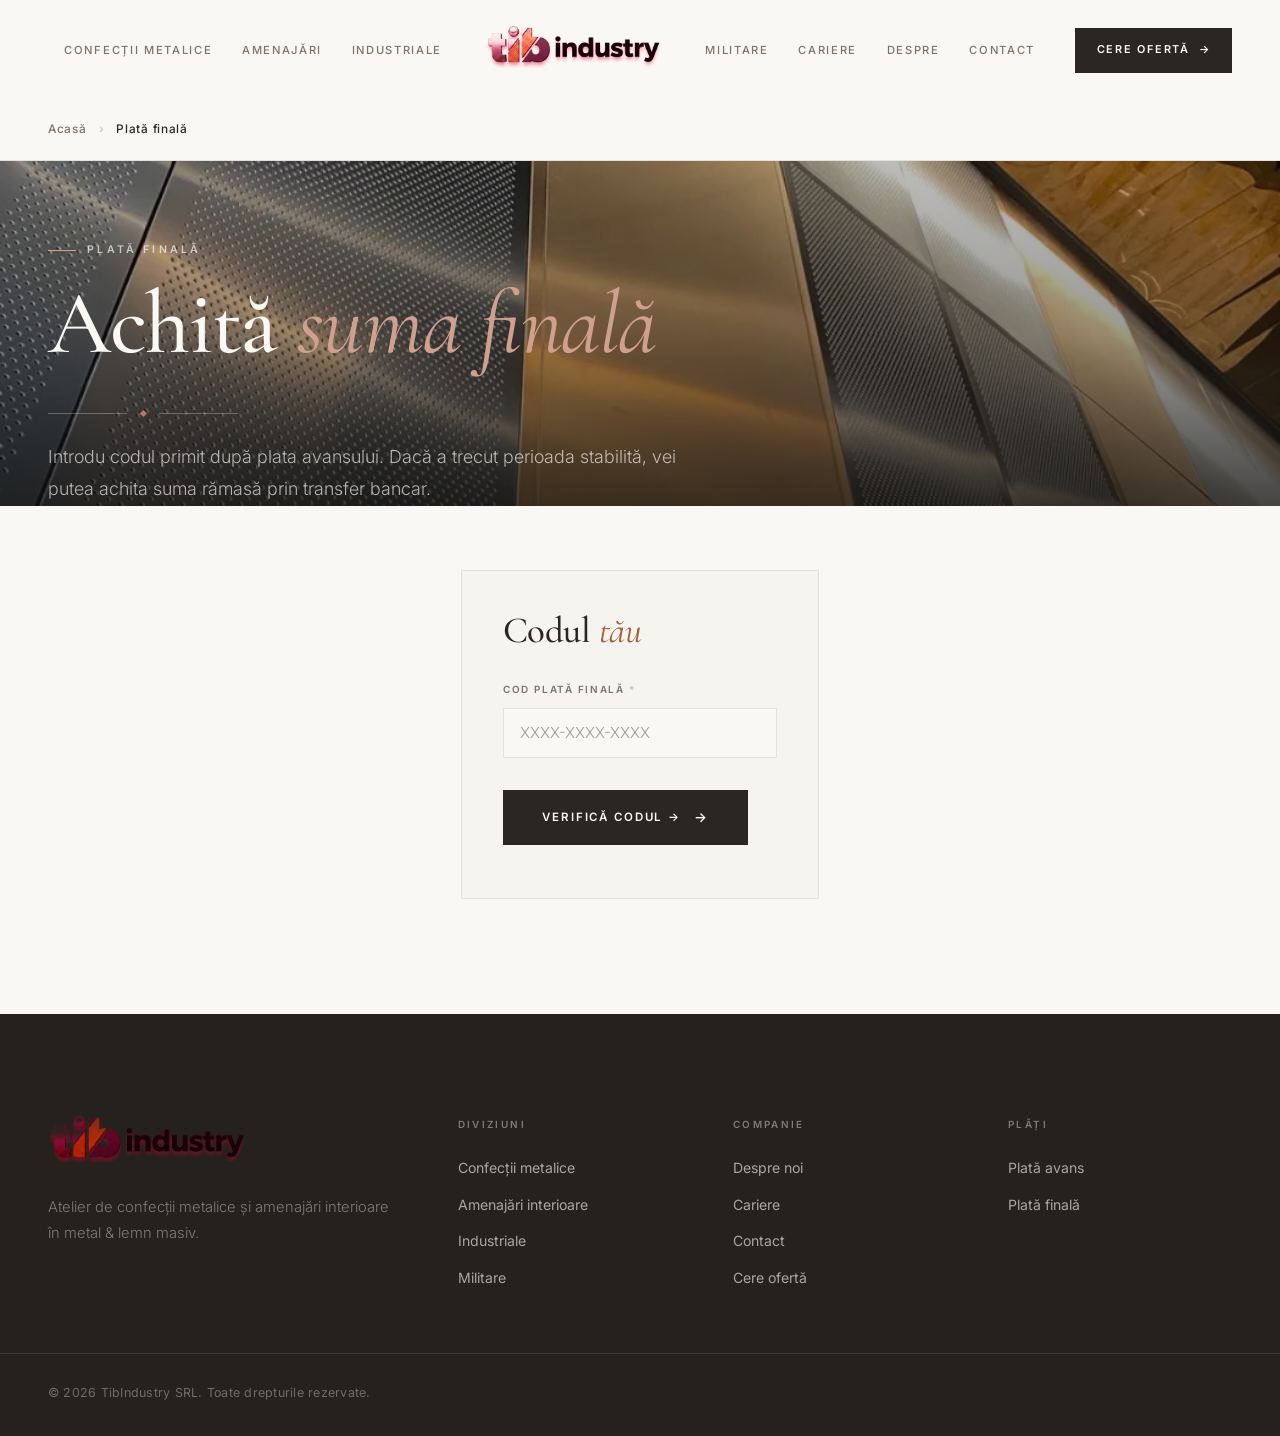
<file: plata-finala.html>
<!DOCTYPE html>
<html lang="ro">
<head>
    <meta name="google" content="notranslate">
    <meta charset="UTF-8">
    <meta name="viewport" content="width=device-width, initial-scale=1.0">
    <meta name="robots" content="noindex, nofollow">
    <title>Plată finală — TibIndustry</title>
    <link rel="stylesheet" href="style-v3.css?v=1">
    <script src="vendor/gsap.min.js"></script>
</head>
<body class="page-plata">

    <header>
        <h1 class="brand-corner"><a href="index.html"><span class="brand-text"><img src="images/tib-industry-3d.png" alt="Tib Industry" class="brand-img brand-logo-full"></span></a></h1>
        <nav class="header-nav" id="headerNav">
            <a href="confectii-metalice.html">Confecții metalice</a>
            <a href="amenajari-interioare.html">Amenajări</a>
            <a href="industriale.html">Industriale</a>
            <a href="index.html" class="nav-logo" aria-label="TibIndustry - Acasa"><span class="brand-text"><img src="images/tib-industry-3d.png" alt="Tib Industry" class="brand-img brand-logo-full"></span></a>
            <a href="militare.html">Militare</a>
            <a href="cariere.html">Cariere</a>
            <a href="despre-noi.html">Despre</a>
            <a href="contact.html">Contact</a>
        </nav>
        <div class="header-right">
            <a href="cerere-oferta.html" class="header-cta">Cere ofertă</a>
            <button class="nav-toggle" id="navToggle" aria-label="Meniu"><span></span><span></span><span></span></button>
        </div>
    </header>

    <main>
        <div class="cart-breadcrumb">
            <a href="index.html">Acasă</a>
            <span>›</span>
            <span>Plată finală</span>
        </div>

        <section class="about-hero" style="padding-bottom: 0;">
            <span class="about-eyebrow">Plată finală</span>
            <h1>Achită <em>suma finală</em></h1>
            <div class="lux-ornament dark"><span class="line"></span><span class="diamond"></span><span class="line"></span></div>
            <p>Introdu codul primit după plata avansului. Dacă a trecut perioada stabilită, vei putea achita suma rămasă prin transfer bancar.</p>
        </section>

        <section class="contact-layout">
            <div class="contact-form-card" style="grid-column: 1 / -1; max-width: 640px; margin: 0 auto;">

                <!-- PAS 1: cod -->
                <div id="codeStep">
                    <h2>Codul <em>tău</em></h2>
                    <form class="cart-form" id="codeForm" novalidate>
                        <label class="full">
                            <span>Cod plată finală <em>*</em></span>
                            <input type="text" name="code" id="codeInput" required placeholder="XXXX-XXXX-XXXX" style="text-transform:uppercase">
                        </label>
                        <button type="button" class="contact-submit" id="checkCodeBtn">Verifică codul →</button>
                    </form>
                    <p class="voucher-msg" id="codeMsg" style="margin-top:0.75rem;"></p>
                </div>

                <!-- PAS 2: detalii plată finală -->
                <div id="finalStep" hidden>
                    <h2>Detalii <em>plată finală</em></h2>
                    <div class="pay-summary" id="finalSummary"></div>
                    <div class="pay-bank" id="finalBank"></div>
                    <label class="pay-check full" style="display:flex;flex-direction:row;align-items:flex-start;gap:0.6rem;margin-top:1.2rem;font-weight:500;">
                        <input type="checkbox" id="finalConfirmChk" style="width:auto;margin-top:0.2rem;">
                        <span>Confirm că am efectuat transferul sumei finale din datele de mai sus.</span>
                    </label>
                    <button type="button" class="contact-submit" id="finalBtn" style="margin-top:1rem;" disabled>Am plătit suma finală →</button>
                    <p class="voucher-msg" id="finalMsg" style="margin-top:0.75rem;"></p>
                </div>

            </div>
        </section>

        <!-- MODAL SUCCES -->
        <div class="order-modal" id="finalModal" hidden>
            <div class="order-modal-card">
                <div class="order-check">✓</div>
                <h3>Plată finală înregistrată!</h3>
                <p>Mulțumim! Am notat plata sumei finale. Verificăm încasarea și te contactăm cu detaliile livrării/montajului.</p>
                <div class="order-modal-actions">
                    <a href="index.html" class="order-modal-btn">Înapoi la prima pagină</a>
                </div>
            </div>
        </div>
    </main>

    <footer>
        <div class="footer-inner">
            <div class="footer-brand">
                <span class="brand-text"><img src="images/tib-industry-3d.png" alt="Tib Industry" class="brand-img brand-logo-full"></span>
                <p>Atelier de confecții metalice și amenajări interioare în metal & lemn masiv.</p>
            </div>
            <div class="footer-links">
                <strong>Diviziuni</strong>
                <a href="confectii-metalice.html">Confecții metalice</a>
                <a href="amenajari-interioare.html">Amenajări interioare</a>
                <a href="industriale.html">Industriale</a>
                <a href="militare.html">Militare</a>
            </div>
            <div class="footer-links">
                <strong>Companie</strong>
                <a href="despre-noi.html">Despre noi</a>
                <a href="cariere.html">Cariere</a>
                <a href="contact.html">Contact</a>
                <a href="cerere-oferta.html">Cere ofertă</a>
            </div>
            <div class="footer-links">
                <strong>Plăți</strong>
                <a href="plata-avans.html">Plată avans</a>
                <a href="plata-finala.html">Plată finală</a>
            </div>
        </div>
        <div class="footer-bottom">
            <p>&copy; 2026 TibIndustry SRL. Toate drepturile rezervate.</p>
        </div>
    </footer>

    <script src="script.js?v=3"></script>
    <script src="js/plata-finala.js"></script>
</body>
</html>
</file>
<file: style-v3.css>
@import url('https://fonts.googleapis.com/css2?family=Cormorant+Garamond:ital,wght@0,400;0,500;0,600;0,700;1,400;1,500;1,600&family=Inter:wght@300;400;500;600&display=swap');

/* ============================================================
   TibIndustry — Design System v3
   Limbaj vizual editorial adaptat din tema „Maison":
   Cormorant Garamond + Inter · crem / charcoal / terracotta
   colțuri drepte · hairlines · spațiere generoasă · reveal lent

   Toate numele de clase din v2 sunt păstrate, deci cele 13
   pagini funcționează fără modificări de structură.
   ============================================================ */

:root {
    /* --- paletă: triplete HSL, ca să permită hsl(var(--x) / alpha) --- */
    --background:        40 33% 97%;
    --foreground:        30 10% 15%;
    --card:              40 30% 95%;
    --muted:             30 10% 90%;
    --muted-foreground:  30  8% 45%;
    --accent:            35 40% 92%;
    --secondary:         30 15% 85%;
    --border-c:          30 15% 88%;
    --taupe:             30 15% 75%;
    --linen-c:           35 25% 93%;
    --charcoal:          30 10% 13%;
    --terracotta:        18 45% 45%;
    --terracotta-light:  18 45% 55%;
    --terracotta-pale:   18 40% 68%;

    /* --- tipografie --- */
    --serif: 'Cormorant Garamond', Georgia, 'Times New Roman', serif;
    --sans:  'Inter', system-ui, -apple-system, Arial, sans-serif;

    /* --- ritm & măsuri --- */
    --maxw:        1600px;
    --maxw-mid:    1280px;
    --maxw-narrow: 1040px;
    --maxw-text:   880px;
    --pad:   clamp(1.5rem, 4vw, 3rem);
    --sec-y: clamp(4.5rem, 10vw, 8.5rem);

    /* colțuri aproape drepte — semnătura vizuală a temei */
    --r-sm: 2px;
    --r-md: 2px;
    --r-lg: 3px;

    --ease:     cubic-bezier(0.25, 0.46, 0.45, 0.94);
    --ease-out: cubic-bezier(0.22, 1, 0.36, 1);
    --shadow:    0 28px 70px -34px hsl(30 20% 18% / 0.30);
    --shadow-sm: 0 10px 28px -16px hsl(30 20% 18% / 0.22);

    /* ------------------------------------------------------------
       Aliasuri legacy — paginile au stiluri inline care folosesc
       var(--ink), var(--line), var(--text-soft), var(--gold-dark),
       var(--orange-dark), var(--paper-2). Nu le șterge.
       ------------------------------------------------------------ */
    --ink:        hsl(var(--foreground));
    --ink-2:      hsl(30 10% 24%);
    --ink-3:      hsl(var(--muted-foreground));
    --paper:      hsl(var(--background));
    --paper-2:    hsl(var(--linen-c));
    --paper-3:    hsl(var(--accent));
    --gold:       hsl(var(--terracotta));
    --gold-dark:  hsl(var(--terracotta));
    --gold-soft:  hsl(var(--terracotta-light));
    --orange:      hsl(var(--terracotta));
    --orange-dark: hsl(var(--terracotta));
    --pink:        hsl(var(--terracotta));
    --pink-dark:   hsl(var(--terracotta));
    --teal:        hsl(var(--terracotta-light));
    --teal-dark:   hsl(var(--terracotta));
    --white:      hsl(var(--background));
    --text:       hsl(var(--foreground));
    --text-soft:  hsl(var(--muted-foreground));
    --line:       hsl(var(--border-c));
    --line-soft:  hsl(var(--border-c) / 0.55);
    --line-light: hsl(var(--background) / 0.18);

    /* text pe fundaluri închise (hero, cta, footer) */
    --on-dark:       hsl(var(--background));
    --on-dark-soft:  hsl(var(--background) / 0.68);
    --on-dark-faint: hsl(var(--background) / 0.42);
}

* { margin: 0; padding: 0; box-sizing: border-box; }

html {
    scroll-behavior: smooth;
    -webkit-text-size-adjust: 100%;
    /* ascunde caretul peste tot, mai puțin în câmpurile editabile */
    caret-color: transparent;
}
input, textarea, select, [contenteditable="true"] { caret-color: auto; }

body {
    font-family: var(--sans);
    font-weight: 400;
    font-size: 1rem;
    line-height: 1.65;
    color: hsl(var(--foreground));
    background: hsl(var(--background));
    overflow-x: hidden;
    -webkit-font-smoothing: antialiased;
    -moz-osx-font-smoothing: grayscale;
    font-feature-settings: "kern" 1, "liga" 1;
    text-rendering: optimizeLegibility;
}

img { max-width: 100%; display: block; }
a { color: inherit; text-decoration: none; }

::selection { background: hsl(var(--terracotta) / 0.16); color: hsl(var(--foreground)); }

/* scrollbar discret */
::-webkit-scrollbar { width: 7px; }
::-webkit-scrollbar-track { background: transparent; }
::-webkit-scrollbar-thumb { background: hsl(var(--taupe) / 0.45); }
::-webkit-scrollbar-thumb:hover { background: hsl(var(--taupe) / 0.7); }

/* ============================================================
   TIPOGRAFIE
   ============================================================ */
h1, h2, h3, h4, h5, h6 {
    font-family: var(--serif);
    font-weight: 500;
    line-height: 1.02;
    letter-spacing: -0.015em;
    color: hsl(var(--foreground));
    text-wrap: balance;
}

/* accentul italic — mutarea semnătură a temei */
em {
    font-family: var(--serif);
    font-style: italic;
    font-weight: 400;
    color: hsl(var(--terracotta));
}

p { text-wrap: pretty; }

.container { max-width: var(--maxw-mid); margin-inline: auto; padding-inline: var(--pad); }

/* --- eyebrow: 10px, tracking 0.3em, uppercase, terracotta ---
   .sec-label are markup <span class="num">01</span> Titlu       */
.sec-label,
.lux-section-head .eyebrow,
.intro-eyebrow, .section-eyebrow, .press-eyebrow,
.cta-eyebrow, .service-eyebrow, .about-eyebrow,
.clients-cat-label {
    display: inline-flex;
    align-items: center;
    gap: 0.7rem;
    font-family: var(--sans);
    font-size: 0.66rem;
    font-weight: 600;
    letter-spacing: 0.3em;
    text-transform: uppercase;
    color: hsl(var(--terracotta));
}
.sec-label .num { font-weight: 600; color: hsl(var(--terracotta) / 0.55); }
.sec-label::before,
.lux-section-head .eyebrow::before,
.intro-eyebrow::before, .section-eyebrow::before,
.service-eyebrow::before, .about-eyebrow::before {
    content: "";
    width: 28px; height: 1px;
    background: hsl(var(--terracotta) / 0.5);
    display: inline-block;
    flex: 0 0 auto;
}

/* ornament linie—romb—linie (există deja în markup pe paginile interioare) */
.lux-ornament {
    display: flex;
    align-items: center;
    gap: 0.85rem;
    max-width: 190px;
}
.lux-ornament .line { flex: 1; height: 1px; background: currentColor; opacity: 0.28; }
.lux-ornament .diamond {
    width: 5px; height: 5px;
    background: hsl(var(--terracotta-light));
    transform: rotate(45deg);
    flex: 0 0 auto;
}

/* ============================================================
   HEADER — transparent sus, crem cu blur după scroll
   (script.js pune .scrolled la scrollY > 30)
   ============================================================ */
header {
    position: fixed; top: 0; left: 0; right: 0; z-index: 1000;
    display: flex; align-items: center; justify-content: space-between;
    gap: 1.5rem;
    padding: 1.1rem var(--pad);
    background: transparent;
    border-bottom: 1px solid transparent;
    transition: padding .5s var(--ease), background .5s var(--ease),
                border-color .5s var(--ease), backdrop-filter .5s var(--ease);
}
header.scrolled {
    padding-top: 0.75rem; padding-bottom: 0.75rem;
    background: hsl(var(--background) / 0.95);
    backdrop-filter: blur(14px);
    -webkit-backdrop-filter: blur(14px);
    border-bottom-color: hsl(var(--border-c));
}
header h1 { font-size: 1rem; margin: 0; }

.brand-text {
    font-family: var(--serif);
    font-weight: 600; font-size: 1.5rem; letter-spacing: -0.02em;
    color: hsl(var(--foreground));
    display: inline-flex; align-items: center;
}
.brand-text span { color: hsl(var(--terracotta)); }
.brand-img { height: 1.6em; width: auto; display: block; margin-right: 0.05em; }
.brand-logo-full { height: 1.75em; width: auto; margin: 0; }
.brand-corner { display: none; }

.header-nav {
    display: flex; flex: 1; justify-content: center; align-items: center;
    gap: 0.15rem; flex-wrap: wrap;
}
.header-nav a {
    position: relative;
    font-size: 0.7rem; font-weight: 500;
    letter-spacing: 0.15em; text-transform: uppercase;
    color: hsl(var(--muted-foreground));
    padding: 0.55rem 0.85rem;
    transition: color .35s var(--ease);
}
/* subliniere care crește dinspre stânga */
.header-nav a::after {
    content: "";
    position: absolute; left: 0.85rem; right: 0.85rem; bottom: 0.3rem;
    height: 1px; background: currentColor;
    transform: scaleX(0); transform-origin: left;
    transition: transform .5s var(--ease-out);
}
.header-nav a:hover { color: hsl(var(--foreground)); }
.header-nav a:hover::after { transform: scaleX(1); }

.nav-logo { margin: 0 0.9rem; padding: 0; }
.nav-logo::after { display: none; }
.nav-logo .brand-text { font-size: 1.5rem; }

.header-right { display: flex; align-items: center; gap: 0.7rem; }

/* CTA header — dreptunghi, uppercase, tracking */
.header-cta {
    position: relative; overflow: hidden;
    display: inline-flex; align-items: center; gap: 0.55rem;
    font-size: 0.68rem; font-weight: 600;
    letter-spacing: 0.16em; text-transform: uppercase;
    padding: 0.85rem 1.35rem;
    border-radius: 0;
    background: hsl(var(--foreground));
    color: hsl(var(--background));
    transition: background .4s var(--ease);
}
.header-cta::after { content: "→"; transition: transform .35s var(--ease); }
.header-cta:hover { background: hsl(var(--terracotta)); }
.header-cta:hover::after { transform: translateX(4px); }

/* ---- Language switcher (markup & ID-uri păstrate) ---- */
.lang-switcher { position: relative; }
.lang-btn {
    display: inline-flex; align-items: center; gap: 0.4rem;
    background: transparent;
    border: 1px solid hsl(var(--border-c));
    color: hsl(var(--foreground));
    font-family: var(--sans); font-weight: 600; font-size: 0.7rem;
    letter-spacing: 0.08em;
    padding: 0.6rem 0.75rem; border-radius: 0; cursor: pointer;
    transition: border-color .3s, background .3s;
}
.lang-btn:hover { border-color: hsl(var(--terracotta)); background: hsl(var(--accent)); }
.lang-globe { width: 15px; height: 15px; }
.lang-chevron { width: 12px; height: 12px; transition: transform .35s var(--ease); }
.lang-btn.active .lang-chevron { transform: rotate(180deg); }
.lang-menu {
    position: absolute; top: calc(100% + 0.6rem); right: 0; width: 250px;
    background: hsl(var(--background));
    border: 1px solid hsl(var(--border-c));
    border-radius: 0;
    box-shadow: var(--shadow);
    padding: 0.4rem; max-height: 0; overflow: hidden;
    opacity: 0; pointer-events: none; transform: translateY(-8px);
    transition: opacity .3s var(--ease), transform .3s var(--ease), max-height .3s var(--ease);
}
.lang-menu.open { max-height: 430px; overflow-y: auto; opacity: 1; pointer-events: auto; transform: translateY(0); }
.lang-menu-header {
    font-size: 0.62rem; text-transform: uppercase; letter-spacing: 0.24em;
    color: hsl(var(--muted-foreground)); padding: 0.65rem 0.7rem 0.45rem;
}
.lang-menu a {
    display: flex; align-items: center; gap: 0.55rem;
    padding: 0.55rem 0.7rem; border-radius: 0;
    font-size: 0.84rem; font-weight: 500;
    color: hsl(var(--foreground)); cursor: pointer;
    transition: background .2s, color .2s;
}
.lang-menu a:hover { background: hsl(var(--accent)); }
.lang-menu a.active { background: hsl(var(--terracotta) / 0.1); color: hsl(var(--terracotta)); }
.lang-menu .flag { font-size: 1rem; }
.lang-menu .lang-code {
    margin-left: auto; font-size: 0.62rem; font-weight: 600;
    color: hsl(var(--muted-foreground)); letter-spacing: 0.12em;
}
.lang-divider { height: 1px; background: hsl(var(--border-c)); margin: 0.35rem 0.4rem; }
.more-langs {
    color: hsl(var(--terracotta)) !important;
    font-weight: 600 !important; font-size: 0.78rem !important;
}
#google_translate_element { display: none; }

/* Ascunde bara / tooltip-urile Google Translate */
.goog-te-banner-frame,
.goog-te-banner-frame.skiptranslate,
iframe.goog-te-banner-frame,
.goog-te-gadget-icon,
.goog-tooltip,
.goog-tooltip:hover,
.goog-text-highlight,
#goog-gt-tt,
.goog-te-balloon-frame,
.VIpgJd-ZVi9od-ORHb-OEVmcd,
.VIpgJd-ZVi9od-aZ2wEe-wOHMyf,
.VIpgJd-ZVi9od-aZ2wEe-OiiCO {
    display: none !important;
    visibility: hidden !important;
    background: transparent !important;
    box-shadow: none !important;
}
html, body { top: 0 !important; position: static !important; }
.skiptranslate > iframe { display: none !important; }

/* mobile menu toggle */
.nav-toggle {
    display: none; background: none; border: none; cursor: pointer;
    flex-direction: column; gap: 5px; padding: 8px;
}
.nav-toggle span {
    width: 22px; height: 1.5px; background: hsl(var(--foreground));
    transition: transform .35s var(--ease), opacity .3s;
}
.nav-toggle.active span:nth-child(1) { transform: translateY(6.5px) rotate(45deg); }
.nav-toggle.active span:nth-child(2) { opacity: 0; }
.nav-toggle.active span:nth-child(3) { transform: translateY(-6.5px) rotate(-45deg); }

/* ============================================================
   BUTOANE — dreptunghiulare, uppercase, tracking larg
   ============================================================ */
.btn, .hero-btn, .contact-submit, .order-modal-btn {
    position: relative; overflow: hidden;
    display: inline-flex; align-items: center; justify-content: center; gap: 0.8rem;
    font-family: var(--sans);
    font-size: 0.72rem; font-weight: 600;
    letter-spacing: 0.16em; text-transform: uppercase;
    padding: 1.15rem 2.4rem;
    border: 1px solid hsl(var(--foreground));
    border-radius: 0; cursor: pointer;
    background: hsl(var(--foreground));
    color: hsl(var(--background));
    transition: background .45s var(--ease), color .45s var(--ease), border-color .45s var(--ease);
}
.btn::after, .hero-btn::after, .contact-submit::after {
    content: "→"; font-size: 0.85rem;
    transition: transform .35s var(--ease);
}
/* luciu care urcă dinspre bază (btn-premium) */
.btn::before, .hero-btn::before, .contact-submit::before {
    content: ""; position: absolute; inset: 0;
    background: hsl(var(--background) / 0.12);
    transform: translateY(100%);
    transition: transform .55s var(--ease-out);
    pointer-events: none;
}
.btn:hover::before, .hero-btn:hover::before, .contact-submit:hover::before { transform: translateY(0); }
.btn:hover::after, .hero-btn:hover::after, .contact-submit:hover::after { transform: translateX(5px); }
.btn:hover, .hero-btn:hover, .contact-submit:hover {
    background: hsl(var(--terracotta));
    border-color: hsl(var(--terracotta));
}
.contact-submit:disabled, .btn:disabled { opacity: 0.45; cursor: not-allowed; }

.btn-outline, .hero-btn-outline {
    background: transparent;
    color: hsl(var(--foreground));
    border-color: hsl(var(--border-c));
}
.btn-outline:hover, .hero-btn-outline:hover {
    background: hsl(var(--foreground));
    color: hsl(var(--background));
    border-color: hsl(var(--foreground));
}

/* ripple injectat de script.js */
.ripple {
    position: absolute; border-radius: 50%; transform: scale(0);
    background: hsl(var(--background) / 0.35);
    animation: ripple .6s linear; pointer-events: none;
}
@keyframes ripple { to { transform: scale(4); opacity: 0; } }

/* ============================================================
   HERO — viewport plin, ken-burns lent, titlu serif enorm
   ============================================================ */
.hero {
    position: relative;
    min-height: 100svh;
    display: flex; flex-direction: column; justify-content: flex-end;
    padding: clamp(7rem, 16vw, 10rem) var(--pad) clamp(2.5rem, 5vw, 4rem);
    background: hsl(var(--charcoal));
    color: var(--on-dark);
    overflow: hidden;
}
/* stratul de imagine — se scalează lent (ken-burns) */
.hero-bg-overlay {
    position: absolute; inset: -2%;
    background-image: url('images/tib-hero.png');
    background-size: clamp(280px, 44vw, 620px);
    background-position: center 38%;
    background-repeat: no-repeat;
    animation: ken-burns 24s var(--ease) forwards;
    z-index: 0;
}
/* gradientul stă peste imagine, dar nu se scalează */
.hero::after {
    content: ""; position: absolute; inset: 0; z-index: 1; pointer-events: none;
    background: linear-gradient(180deg,
        hsl(30 10% 6% / 0.30) 0%,
        hsl(30 10% 6% / 0.12) 42%,
        hsl(30 10% 6% / 0.80) 100%);
}
.hero-content {
    position: relative; z-index: 2;
    max-width: var(--maxw); width: 100%;
    margin-inline: auto;
}
.hero .sec-label { color: var(--on-dark-soft); }
.hero .sec-label::before { background: hsl(var(--terracotta-light)); }
.hero .sec-label .num { color: hsl(var(--terracotta-light)); }

.hero-badge {
    display: inline-block;
    font-size: 0.66rem; font-weight: 600;
    letter-spacing: 0.3em; text-transform: uppercase;
    color: var(--on-dark-soft);
    margin-bottom: 1.8rem;
}
.hero-title {
    font-family: var(--serif);
    font-size: clamp(2.9rem, 9vw, 8rem);
    font-weight: 500; line-height: 0.92;
    letter-spacing: -0.025em;
    color: var(--on-dark);
    max-width: 16ch;
}
.hero-title em, .hero-accent {
    font-family: var(--serif); font-style: italic; font-weight: 400;
    color: hsl(var(--terracotta-pale));
}
.hero-sub {
    margin-top: 2rem;
    max-width: 52ch;
    font-size: clamp(0.98rem, 1.4vw, 1.14rem);
    line-height: 1.75;
    font-weight: 300;
    color: var(--on-dark-soft);
}
.hero-ctas, .hero-actions, .cta-actions {
    display: flex; gap: 1rem; flex-wrap: wrap; margin-top: 2.6rem;
}
.hero .hero-btn {
    background: hsl(var(--background)); color: hsl(var(--charcoal));
    border-color: hsl(var(--background));
}
.hero .hero-btn::before { background: hsl(var(--charcoal) / 0.08); }
.hero .hero-btn:hover {
    background: hsl(var(--terracotta)); color: hsl(var(--background));
    border-color: hsl(var(--terracotta));
}
.hero .hero-btn-outline {
    background: transparent; color: var(--on-dark);
    border-color: hsl(var(--background) / 0.3);
}
.hero .hero-btn-outline:hover {
    background: hsl(var(--background)); color: hsl(var(--charcoal));
    border-color: hsl(var(--background));
}

/* rând de metrici, separat printr-un hairline */
.hero-metrics {
    position: relative; z-index: 2;
    max-width: var(--maxw); width: 100%; margin: clamp(3rem, 6vw, 4.5rem) auto 0;
    display: grid; grid-template-columns: repeat(4, 1fr); gap: 1.5rem;
    border-top: 1px solid hsl(var(--background) / 0.18);
    padding-top: 2.2rem;
}
.hero-metric .val {
    font-family: var(--serif); font-weight: 500;
    font-size: clamp(1.8rem, 3.2vw, 2.7rem);
    line-height: 1;
    color: hsl(var(--terracotta-pale));
}
.hero-metric .lbl {
    display: block; margin-top: 0.6rem;
    font-size: 0.64rem; font-weight: 500;
    letter-spacing: 0.2em; text-transform: uppercase;
    color: var(--on-dark-faint);
}

/* indicator de scroll (adăugat în index.html) */
.hero-scroll {
    position: absolute; z-index: 2;
    bottom: 1.6rem; left: 50%; transform: translateX(-50%);
    display: flex; flex-direction: column; align-items: center; gap: 0.6rem;
    pointer-events: none;
}
.hero-scroll span {
    font-size: 0.6rem; font-weight: 500;
    letter-spacing: 0.3em; text-transform: uppercase;
    color: var(--on-dark-faint);
}
.hero-scroll svg {
    width: 15px; height: 15px; color: var(--on-dark-faint);
    animation: scroll-nudge 2.4s ease-in-out infinite;
}

@keyframes ken-burns {
    from { transform: scale(1); }
    to   { transform: scale(1.07); }
}
@keyframes scroll-nudge {
    0%, 100% { transform: translateY(0); opacity: 0.55; }
    50%      { transform: translateY(7px); opacity: 1; }
}

/* ============================================================
   SECȚIUNI — spațiere generoasă, benzi alternante de „linen"
   ============================================================ */
section { position: relative; }
.section { padding: var(--sec-y) 0; }

/* textura de in, pentru benzile alternante */
.signature-section,
.process-section,
.press-section,
.clients-section,
.section-linen {
    background-color: hsl(var(--linen-c));
    background-image: url("data:image/svg+xml,%3Csvg xmlns='http://www.w3.org/2000/svg' width='4' height='4' viewBox='0 0 4 4'%3E%3Cpath fill='%23c9bfb1' fill-opacity='0.2' d='M1 3h1v1H1V3zm2-2h1v1H3V1z'%3E%3C/path%3E%3C/svg%3E");
}
/* press + clients sunt lipite → o singură bandă continuă */
.press-section { padding-bottom: 0; }
.clients-section { padding-top: clamp(2rem, 4vw, 3rem); }

/* --- capete de secțiune --- */
.section-head, .lux-section-head {
    max-width: 62ch;
    margin-bottom: clamp(2.5rem, 5vw, 4.5rem);
}
.section-head h2, .lux-section-head h2 {
    font-size: clamp(2.1rem, 5vw, 3.9rem);
    margin-top: 1.3rem;
    line-height: 1.03;
}
.section-head p, .lux-section-head .sub {
    margin-top: 1.4rem;
    font-size: 1rem; line-height: 1.8; font-weight: 300;
    color: hsl(var(--muted-foreground));
    max-width: 56ch;
}

/* secțiuni pe fundal închis */
.section-dark {
    background: hsl(var(--charcoal));
    color: var(--on-dark);
}
.section-dark h1, .section-dark h2, .section-dark h3, .section-dark h4 { color: var(--on-dark); }
.section-dark p, .section-dark .sub, .section-dark .section-head p { color: var(--on-dark-soft); }
.section-dark em { color: hsl(var(--terracotta-pale)); }
.section-dark .sec-label,
.section-dark .eyebrow { color: hsl(var(--terracotta-pale)); }

/* ------------------------------------------------------------
   Centrare pe părinte, nu pe copii: astfel toate elementele
   dintr-o secțiune încep de pe aceeași margine, indiferent de
   măsura lor (un h2 la 20ch se aliniază cu o grilă la 1600px).
   ------------------------------------------------------------ */
.intro-brand,
.divisions-section,
.featured-section,
.process-section,
.testimonials-section,
.press-section,
.clients-section,
.service-hero, .about-hero {
    padding-inline: max(var(--pad), (100% - var(--maxw)) / 2);
}
.intro-brand { padding-inline: max(var(--pad), (100% - var(--maxw-narrow)) / 2); }
.faq-section { padding-inline: max(var(--pad), (100% - var(--maxw-text)) / 2); }

/* ============================================================
   INTRO BRAND — declarație editorială
   ============================================================ */
.intro-brand { padding-block: var(--sec-y); }
.intro-brand h2 {
    font-size: clamp(2.1rem, 5.6vw, 4.2rem);
    margin: 1.5rem 0 1.8rem;
    max-width: 20ch;
    line-height: 1.06;
}
.intro-brand p {
    font-size: clamp(1.02rem, 1.6vw, 1.22rem);
    line-height: 1.85; font-weight: 300;
    color: hsl(var(--muted-foreground));
    max-width: 62ch;
}
.intro-brand strong { color: hsl(var(--foreground)); font-weight: 500; }

/* ============================================================
   LUCRĂRI SEMNĂTURĂ — imagine mare + text, alternat
   ============================================================ */
.signature-section { padding-block: var(--sec-y); }
.signature-list {
    display: flex; flex-direction: column;
    gap: clamp(4rem, 9vw, 8rem);
    max-width: var(--maxw); margin-inline: auto; padding-inline: var(--pad);
}
.signature-item {
    display: grid;
    grid-template-columns: repeat(12, 1fr);
    gap: clamp(2rem, 5vw, 5rem);
    align-items: center;
}
.signature-img-wrap {
    grid-column: span 7;
    border-radius: 0; overflow: hidden;
    aspect-ratio: 4/3;
    background: hsl(var(--muted));
}
.signature-text { grid-column: span 5; }
.signature-item.reverse .signature-img-wrap { order: 2; }
.signature-img-wrap img {
    width: 100%; height: 100%; object-fit: cover;
    transition: transform 1.4s var(--ease);
}
.signature-item:hover .signature-img-wrap img { transform: scale(1.05); }

.sig-tag, .div-tag, .pf-tag, .sb-tag {
    display: inline-block;
    font-size: 0.64rem; font-weight: 600;
    letter-spacing: 0.26em; text-transform: uppercase;
    color: hsl(var(--terracotta));
}
.signature-text h3 {
    font-size: clamp(1.9rem, 3.8vw, 3rem);
    margin: 1.2rem 0 1.3rem;
    line-height: 1.05;
}
.signature-text p {
    color: hsl(var(--muted-foreground));
    font-weight: 300; font-size: 1rem; line-height: 1.85;
}
.sig-meta {
    display: flex; gap: clamp(1.5rem, 4vw, 3rem); flex-wrap: wrap;
    margin: 2.2rem 0;
    border-top: 1px solid hsl(var(--border-c));
    padding-top: 1.5rem;
}
.sig-meta .label {
    display: block;
    font-size: 0.6rem; font-weight: 600;
    letter-spacing: 0.2em; text-transform: uppercase;
    color: hsl(var(--muted-foreground));
    margin-bottom: 0.35rem;
}
.sig-meta .value {
    font-family: var(--serif); font-size: 1.25rem; font-weight: 500;
    color: hsl(var(--foreground));
}

/* link cu subliniere animată */
.sig-link, .div-cta {
    position: relative;
    display: inline-flex; align-items: center; gap: 0.6rem;
    font-size: 0.68rem; font-weight: 600;
    letter-spacing: 0.18em; text-transform: uppercase;
    color: hsl(var(--foreground));
    padding-bottom: 5px;
    border-bottom: 1px solid hsl(var(--terracotta) / 0.45);
    transition: color .35s var(--ease), border-color .35s var(--ease);
}
.sig-link span, .div-cta span { transition: transform .35s var(--ease); }
.sig-link:hover, .div-cta:hover { color: hsl(var(--terracotta)); border-color: hsl(var(--terracotta)); }
.sig-link:hover span { transform: translateX(5px); }

/* ============================================================
   DIVIZIUNI — grilă asimetrică 12 coloane, overlay + reveal
   ============================================================ */
.divisions-section { padding-block: var(--sec-y); }
.divisions-section > .lux-section-head h2,
.divisions-section > .lux-section-head .sub { max-width: 30ch; }

.divisions-grid {
    display: grid;
    grid-template-columns: repeat(12, 1fr);
    gap: clamp(0.9rem, 1.8vw, 1.6rem);
}
/* ritm asimetric: 7-5 / 5-7 */
.division-card:nth-child(4n + 1) { grid-column: span 7; }
.division-card:nth-child(4n + 2) { grid-column: span 5; }
.division-card:nth-child(4n + 3) { grid-column: span 5; }
.division-card:nth-child(4n + 4) { grid-column: span 7; }

.division-card {
    position: relative; isolation: isolate;
    min-height: clamp(340px, 40vw, 520px);
    border-radius: 0; overflow: hidden;
    display: flex; flex-direction: column; justify-content: flex-end;
    padding: clamp(1.8rem, 3vw, 2.6rem);
    color: var(--on-dark);
}
.division-card .div-bg {
    position: absolute; inset: 0; z-index: 0;
    background-size: cover; background-position: center;
    transition: transform 1.4s var(--ease);
}
.division-card:hover .div-bg { transform: scale(1.08); }
/* gradient + văl la hover */
.division-card::after {
    content: ""; position: absolute; inset: 0; z-index: 1;
    background: linear-gradient(180deg,
        hsl(30 10% 6% / 0) 0%,
        hsl(30 10% 6% / 0.15) 45%,
        hsl(30 10% 6% / 0.78) 100%);
    transition: background .7s var(--ease);
}
.division-card:hover::after {
    background: linear-gradient(180deg,
        hsl(30 10% 6% / 0.18) 0%,
        hsl(30 10% 6% / 0.35) 45%,
        hsl(30 10% 6% / 0.85) 100%);
}
/* hairline care crește pe muchia de sus */
.division-card::before {
    content: ""; position: absolute; top: 0; left: 0; right: 0; z-index: 3;
    height: 2px; background: hsl(var(--background) / 0.5);
    transform: scaleX(0); transform-origin: left;
    transition: transform .8s var(--ease-out);
}
.division-card:hover::before { transform: scaleX(1); }

.div-num {
    position: absolute; z-index: 2;
    top: clamp(1.4rem, 2.5vw, 2rem); right: clamp(1.6rem, 3vw, 2.4rem);
    font-family: var(--serif); font-size: 1.9rem; font-weight: 400;
    color: hsl(var(--background) / 0.45);
}
.div-content { position: relative; z-index: 2; }
.div-tag { color: hsl(var(--background) / 0.6); }
.div-content h3 {
    color: var(--on-dark);
    font-size: clamp(1.6rem, 3vw, 2.4rem);
    margin: 0.8rem 0 0.9rem;
    line-height: 1.05;
    transform: translateY(0);
    transition: transform .6s var(--ease);
}
.division-card:hover .div-content h3 { transform: translateY(-4px); }
.div-desc {
    color: var(--on-dark-soft);
    font-size: 0.92rem; font-weight: 300; line-height: 1.7;
    max-width: 40ch;
    margin-bottom: 1.4rem;
}
.division-card .div-cta {
    color: hsl(var(--background) / 0.92);
    border-bottom-color: hsl(var(--background) / 0.4);
    opacity: 0; transform: translateY(12px);
    transition: opacity .5s var(--ease) .1s, transform .5s var(--ease) .1s, border-color .35s;
}
.division-card:hover .div-cta {
    opacity: 1; transform: translateY(0);
    color: hsl(var(--background)); border-bottom-color: hsl(var(--background));
}
/* pe touch nu există hover — arată CTA-ul din start */
@media (hover: none) {
    .division-card .div-cta { opacity: 1; transform: none; }
}

/* ============================================================
   BLOCURI DE SERVICII — carduri drepte, hairline terracotta
   ============================================================ */
.services-list {
    display: grid; grid-template-columns: repeat(2, 1fr);
    gap: clamp(0.9rem, 1.8vw, 1.5rem);
}
.service-block, .value-card {
    position: relative;
    background: hsl(var(--card));
    border: 1px solid hsl(var(--border-c));
    border-radius: 0;
    padding: clamp(1.8rem, 3vw, 2.6rem);
    transition: transform .55s var(--ease), border-color .55s var(--ease), box-shadow .55s var(--ease);
}
.service-block::before, .value-card::before {
    content: ""; position: absolute; top: 0; left: 0; right: 0;
    height: 1px; background: hsl(var(--terracotta));
    transform: scaleX(0); transform-origin: left;
    transition: transform .7s var(--ease-out);
}
.service-block:hover, .value-card:hover {
    transform: translateY(-4px);
    border-color: hsl(var(--taupe));
    box-shadow: var(--shadow-sm);
}
.service-block:hover::before, .value-card:hover::before { transform: scaleX(1); }

.sb-icon, .v-icon {
    font-size: 1.35rem; line-height: 1;
    margin-bottom: 1.4rem;
    opacity: 0.75;
}
.service-block h3, .value-card h4 {
    font-size: clamp(1.3rem, 2vw, 1.6rem);
    margin-bottom: 1rem;
}
.service-block p, .value-card p {
    color: hsl(var(--muted-foreground));
    font-weight: 300; font-size: 0.94rem; line-height: 1.8;
}
.section-dark .service-block, .section-dark .value-card {
    background: hsl(var(--background) / 0.04);
    border-color: hsl(var(--background) / 0.14);
}
.section-dark .service-block p, .section-dark .value-card p { color: var(--on-dark-soft); }

/* ============================================================
   PORTOFOLIU — listă editorială (imagine + număr + titlu)
   ============================================================ */
.featured-section { padding-block: var(--sec-y); }
/* .section-header își aduce propriul padding — anulează-l aici,
   secțiunea îl asigură deja */
.featured-section > .section-header,
.featured-section > .portfolio-grid { padding-inline: 0; max-width: none; }

.portfolio-grid {
    display: flex; flex-direction: column; gap: 0;
    counter-reset: work;
}
.portfolio-item {
    counter-increment: work;
    display: grid;
    grid-template-columns: minmax(0, 1.1fr) minmax(0, 1fr);
    gap: clamp(1.5rem, 4vw, 4rem);
    align-items: center;
    background: transparent;
    border-radius: 0;
    border-top: 1px solid hsl(var(--border-c));
    padding: clamp(1.8rem, 4vw, 3.2rem) 0;
    overflow: visible;
}
.portfolio-item:last-child { border-bottom: 1px solid hsl(var(--border-c)); }
.portfolio-item img {
    width: 100%; aspect-ratio: 16 / 10; object-fit: cover;
    border-radius: 0;
    transition: transform 1.3s var(--ease);
}
.portfolio-item:hover img { transform: scale(1.04); }

.pf-overlay {
    position: relative; inset: auto;
    background: none; padding: 0 3.5rem 0 0;
    display: flex; flex-direction: column; align-items: flex-start; gap: 0.9rem;
    color: hsl(var(--foreground));
}
.pf-overlay::before {
    content: counter(work, decimal-leading-zero);
    order: 0;
    font-family: var(--serif); font-size: 0.95rem; font-weight: 500;
    color: hsl(var(--terracotta)); letter-spacing: 0.14em;
}
.pf-overlay h4 {
    order: 1; color: hsl(var(--foreground));
    font-size: clamp(1.7rem, 3.6vw, 2.9rem);
    line-height: 1.04; margin: 0;
    transition: color .4s var(--ease);
}
.pf-overlay .pf-tag { order: 2; }
.pf-overlay::after {
    content: "↗";
    position: absolute; top: 0; right: 0;
    width: 46px; height: 46px;
    border: 1px solid hsl(var(--border-c));
    border-radius: 0;
    display: grid; place-items: center;
    font-family: var(--sans); font-size: 1.05rem;
    color: hsl(var(--foreground));
    transition: transform .4s var(--ease), background .4s var(--ease),
                color .4s var(--ease), border-color .4s var(--ease);
}
.portfolio-item:has(.pf-detail) { cursor: pointer; }
.portfolio-item:hover .pf-overlay h4 { color: hsl(var(--terracotta)); }
.portfolio-item:hover .pf-overlay::after {
    background: hsl(var(--foreground)); color: hsl(var(--background));
    border-color: hsl(var(--foreground));
    transform: translate(3px, -3px);
}

/* panou de detalii care se desfășoară la click */
.pf-detail {
    grid-column: 1 / -1;
    max-height: 0; overflow: hidden;
    transition: max-height .55s var(--ease);
}
.pf-detail p {
    padding-top: 1.8rem; margin-top: 1.8rem;
    border-top: 1px solid hsl(var(--border-c));
    max-width: 70ch;
    color: hsl(var(--muted-foreground));
    font-weight: 300; font-size: 1rem; line-height: 1.85;
}
.portfolio-item.open .pf-overlay h4 { color: hsl(var(--terracotta)); }
.portfolio-item.open .pf-overlay::after {
    transform: rotate(90deg);
    background: hsl(var(--terracotta)); color: hsl(var(--background));
    border-color: hsl(var(--terracotta));
}

/* ============================================================
   WORK LIST — rânduri cu preview flotant sub cursor
   ============================================================ */
.work-list { list-style: none; margin: 0; padding: 0; counter-reset: work; }
.work-list li { display: block; }

.work-row {
    counter-increment: work;
    position: relative;
    display: grid;
    grid-template-columns: auto 1fr auto auto auto;
    grid-template-areas: "num name cat year arrow";
    align-items: center;
    column-gap: clamp(1rem, 3vw, 3.5rem);
    row-gap: 0.35rem;
    padding: clamp(1.5rem, 3.2vw, 2.6rem) 0;
    border-top: 1px solid hsl(var(--border-c));
    color: hsl(var(--foreground));
    transition: opacity .45s var(--ease);
}
.work-list li:last-child .work-row { border-bottom: 1px solid hsl(var(--border-c)); }

/* la hover pe listă, rândurile neselectate se estompează */
.work-list:hover .work-row { opacity: 0.35; }
.work-list .work-row:hover { opacity: 1; }

.work-num {
    grid-area: num;
    font-family: var(--serif); font-size: 0.92rem; font-weight: 500;
    color: hsl(var(--terracotta)); letter-spacing: 0.14em;
    font-variant-numeric: tabular-nums;
}
.work-num::before { content: counter(work, decimal-leading-zero); }

.work-name {
    grid-area: name;
    font-family: var(--serif); font-weight: 500;
    font-size: clamp(1.8rem, 4.6vw, 3.3rem);
    line-height: 1.02; letter-spacing: -0.02em;
    color: hsl(var(--foreground));
    transition: transform .5s var(--ease), color .5s var(--ease);
}
.work-row:hover .work-name {
    color: hsl(var(--terracotta));
    transform: translateX(0.7rem);
}
.work-cat {
    grid-area: cat;
    font-size: 0.64rem; font-weight: 500;
    letter-spacing: 0.24em; text-transform: uppercase;
    color: hsl(var(--muted-foreground)); white-space: nowrap;
}
.work-year {
    grid-area: year;
    font-size: 0.78rem; letter-spacing: 0.12em;
    color: hsl(var(--muted-foreground));
    font-variant-numeric: tabular-nums; white-space: nowrap;
}
.work-arrow {
    grid-area: arrow;
    width: 44px; height: 44px;
    border: 1px solid hsl(var(--border-c)); border-radius: 0;
    display: grid; place-items: center;
    font-size: 1.05rem; color: hsl(var(--foreground));
    transition: transform .4s var(--ease), background .4s var(--ease),
                color .4s var(--ease), border-color .4s var(--ease);
}
.work-row:hover .work-arrow {
    background: hsl(var(--foreground)); color: hsl(var(--background));
    border-color: hsl(var(--foreground));
    transform: translate(3px, -3px);
}

/* imaginea flotantă care urmărește cursorul */
.work-preview {
    position: fixed; top: 0; left: 0; z-index: 70;
    width: clamp(260px, 26vw, 390px); aspect-ratio: 16 / 11;
    border-radius: 0; overflow: hidden;
    pointer-events: none; opacity: 0;
    transform: translate(-50%, -50%) scale(0.85);
    box-shadow: var(--shadow);
    will-change: transform, opacity;
    transition: opacity .45s var(--ease);
}
.work-preview.is-visible { opacity: 1; }
.work-preview img { width: 100%; height: 100%; object-fit: cover; }

/* ============================================================
   STATS
   ============================================================ */
.stats-strip {
    max-width: var(--maxw); margin-inline: auto;
    padding: clamp(2.5rem, 5vw, 4rem) var(--pad);
    display: grid; grid-template-columns: repeat(4, 1fr);
    gap: clamp(1.5rem, 3vw, 2.5rem);
}
.stat-item {
    border-left: none;
    border-top: 1px solid hsl(var(--border-c));
    padding: 1.4rem 0 0;
}
.stat-value {
    display: block;
    font-family: var(--serif); font-weight: 500;
    font-size: clamp(2.2rem, 4.2vw, 3.4rem);
    line-height: 1;
    color: hsl(var(--foreground));
}
.stat-label {
    display: block; margin-top: 0.7rem;
    font-size: 0.64rem; font-weight: 500;
    letter-spacing: 0.22em; text-transform: uppercase;
    color: hsl(var(--muted-foreground));
}
.section-dark .stat-value { color: var(--on-dark); }
.section-dark .stat-label { color: var(--on-dark-faint); }
.section-dark .stat-item { border-top-color: hsl(var(--background) / 0.18); }

/* ============================================================
   PROCES — pași numerotați
   ============================================================ */
.process-section { padding-block: var(--sec-y); }
.process-section > .section-eyebrow { display: inline-flex; margin-bottom: 1.3rem; }
.process-section > h2 {
    font-size: clamp(2.1rem, 5vw, 3.9rem);
    margin-bottom: clamp(2.5rem, 5vw, 4rem);
    max-width: 20ch;
}
.process-grid {
    display: grid; grid-template-columns: repeat(4, 1fr);
    gap: clamp(1.5rem, 3vw, 2.5rem);
}
.process-step {
    border-top: 1px solid hsl(var(--border-c));
    padding-top: 1.6rem;
}
.step-num {
    font-family: var(--serif); font-size: 1rem; font-weight: 500;
    color: hsl(var(--terracotta));
    display: inline-block; margin-bottom: 1.4rem;
    letter-spacing: 0.08em;
}
.step-num::before { content: "0"; }
.step-num::after {
    content: " / 04";
    color: hsl(var(--muted-foreground)); font-size: 0.78rem;
}
.process-step h4 { font-size: clamp(1.2rem, 1.9vw, 1.5rem); margin-bottom: 0.9rem; }
.process-step p {
    color: hsl(var(--muted-foreground));
    font-weight: 300; font-size: 0.92rem; line-height: 1.8;
}

/* ============================================================
   MĂRTURII — citate editoriale
   ============================================================ */
.testimonials-section { padding-block: var(--sec-y); }
.testimonials-grid {
    display: grid; grid-template-columns: repeat(3, 1fr);
    gap: clamp(0.9rem, 1.8vw, 1.5rem);
}
.testimonial-card {
    background: hsl(var(--card));
    border: 1px solid hsl(var(--border-c));
    border-radius: 0;
    padding: clamp(1.8rem, 3vw, 2.6rem);
    display: flex; flex-direction: column;
}
.quote-mark {
    font-family: var(--serif); font-size: 3.4rem; font-weight: 500;
    color: hsl(var(--terracotta) / 0.35);
    line-height: 0.6; height: 1.5rem;
}
.stars {
    color: hsl(var(--terracotta));
    letter-spacing: 3px; font-size: 0.75rem;
    margin: 0.6rem 0 1.4rem;
}
.testimonial-card p {
    flex: 1;
    font-family: var(--serif); font-style: italic; font-weight: 400;
    font-size: clamp(1.05rem, 1.6vw, 1.22rem); line-height: 1.6;
    color: hsl(var(--foreground) / 0.86);
}
.author {
    display: flex; align-items: center; gap: 0.9rem;
    margin-top: 1.8rem; padding-top: 1.5rem;
    border-top: 1px solid hsl(var(--border-c));
}
.author-avatar {
    width: 42px; height: 42px; border-radius: 0;
    background: hsl(var(--terracotta)); color: hsl(var(--background));
    display: grid; place-items: center;
    font-family: var(--serif); font-size: 1.15rem; font-weight: 500;
    flex: 0 0 auto;
}
.author-name {
    display: block; font-weight: 500; font-size: 0.9rem;
    color: hsl(var(--foreground));
}
.author-role {
    display: block; font-size: 0.74rem;
    letter-spacing: 0.06em;
    color: hsl(var(--muted-foreground));
}

/* ============================================================
   PRESĂ / CLIENȚI
   ============================================================ */
.press-section, .clients-section { padding-block: var(--sec-y); }
.press-section { text-align: center; }
.press-eyebrow {
    display: block; margin-bottom: 2rem;
    color: hsl(var(--muted-foreground));
}
.press-eyebrow::before { display: none; }
.press-row {
    display: flex; flex-wrap: wrap; justify-content: center;
    gap: clamp(1.5rem, 5vw, 4rem); align-items: center;
}
.press-logo {
    font-family: var(--serif); font-size: 1.5rem; font-weight: 500;
    color: hsl(var(--muted-foreground));
    opacity: 0.6;
    transition: opacity .4s var(--ease), color .4s var(--ease);
}
.press-logo em { color: hsl(var(--terracotta)); }
.press-logo:hover { opacity: 1; color: hsl(var(--foreground)); }

.clients-cat { margin-top: 2.2rem; }
.clients-cat:first-of-type { margin-top: 0; }
.clients-cat-label {
    display: block; margin-bottom: 1rem;
    color: hsl(var(--terracotta));
}
.clients-grid {
    display: flex; flex-wrap: wrap; justify-content: center;
    gap: clamp(0.6rem, 1.2vw, 1rem);
}
.client-logo {
    flex: 0 0 auto;
    background: hsl(var(--background));
    border: 1px solid hsl(var(--border-c));
    border-radius: 0;
    padding: 18px 26px;
    display: flex; align-items: center; justify-content: center;
    transition: transform .45s var(--ease), border-color .45s var(--ease), box-shadow .45s var(--ease);
}
.client-logo img {
    height: 42px; width: auto; max-width: 230px;
    object-fit: contain; display: block;
    filter: grayscale(1); opacity: 0.62;
    transition: filter .45s var(--ease), opacity .45s var(--ease);
}
.client-logo:hover {
    transform: translateY(-3px);
    border-color: hsl(var(--taupe));
    box-shadow: var(--shadow-sm);
}
.client-logo:hover img { filter: grayscale(0); opacity: 1; }

/* ============================================================
   CTA MARE — imagine full-bleed + văl charcoal
   ============================================================ */
.cta-big {
    position: relative; overflow: hidden;
    padding: clamp(5rem, 12vw, 10rem) var(--pad);
    text-align: center;
    background: hsl(var(--charcoal));
    color: var(--on-dark);
}
.cta-big::before {
    content: ""; position: absolute; inset: 0; z-index: 0;
    background-image: url('images/atrium-industrial.webp');
    background-size: cover; background-position: center;
}
.cta-big::after {
    content: ""; position: absolute; inset: 0; z-index: 1;
    background: hsl(30 10% 8% / 0.72);
}
.cta-big > * { position: relative; z-index: 2; }
.cta-big .cta-eyebrow {
    color: var(--on-dark-faint);
    justify-content: center; display: inline-flex;
    margin-bottom: 1.6rem;
}
.cta-big .cta-eyebrow::before { background: hsl(var(--background) / 0.4); }
.cta-big h2 {
    color: var(--on-dark);
    font-size: clamp(2.3rem, 6.4vw, 4.8rem);
    line-height: 1.02;
    max-width: 24ch;
    margin: 0 auto 1.6rem;
}
.cta-big h2 em { color: hsl(var(--terracotta-pale)); }
.cta-big p {
    max-width: 54ch; margin: 0 auto 2.6rem;
    color: var(--on-dark-soft);
    font-weight: 300; line-height: 1.8;
}
.cta-big .cta-actions { justify-content: center; margin-top: 0; }
.cta-big .hero-btn {
    background: hsl(var(--background)); color: hsl(var(--charcoal));
    border-color: hsl(var(--background));
}
.cta-big .hero-btn::before { background: hsl(var(--charcoal) / 0.08); }
.cta-big .hero-btn:hover {
    background: hsl(var(--terracotta)); color: hsl(var(--background));
    border-color: hsl(var(--terracotta));
}
.cta-big .hero-btn-outline {
    background: transparent; color: var(--on-dark);
    border-color: hsl(var(--background) / 0.3);
}
.cta-big .hero-btn-outline:hover {
    background: hsl(var(--background)); color: hsl(var(--charcoal));
    border-color: hsl(var(--background));
}

/* ============================================================
   BREADCRUMB — bară subțire sub header
   ============================================================ */
.cart-breadcrumb {
    max-width: var(--maxw); margin-inline: auto;
    padding: clamp(6rem, 11vw, 7.5rem) var(--pad) 1.3rem;
    display: flex; gap: 0.75rem; align-items: center; flex-wrap: wrap;
    font-size: 0.74rem; font-weight: 500;
    letter-spacing: 0.06em;
    color: hsl(var(--muted-foreground));
    border-bottom: 1px solid hsl(var(--border-c));
}
.cart-breadcrumb a {
    color: hsl(var(--muted-foreground));
    transition: color .3s var(--ease);
}
.cart-breadcrumb a:hover { color: hsl(var(--foreground)); }
.cart-breadcrumb span { color: hsl(var(--taupe)); }
.cart-breadcrumb span:last-child { color: hsl(var(--foreground)); }

/* ============================================================
   HERO PAGINI INTERIOARE — banner cu imagine, text jos
   ============================================================ */
.service-hero, .about-hero {
    position: relative; overflow: hidden;
    min-height: clamp(320px, 46vh, 540px);
    display: flex; flex-direction: column; justify-content: flex-end;
    padding-block: clamp(3rem, 8vw, 5rem) clamp(2.5rem, 5vw, 4rem);
    background: hsl(var(--charcoal));
    color: var(--on-dark);
}
/* imaginea implicită — se suprascrie per pagină, mai jos */
.service-hero::before, .about-hero::before {
    content: ""; position: absolute; inset: 0; z-index: 0;
    background-image: url('images/structura-acoperis-metal.webp');
    background-size: cover; background-position: center;
}
.service-hero::after, .about-hero::after {
    content: ""; position: absolute; inset: 0; z-index: 1;
    background: linear-gradient(180deg,
        hsl(30 10% 6% / 0.28) 0%,
        hsl(30 10% 6% / 0.42) 50%,
        hsl(30 10% 6% / 0.78) 100%);
}
.service-hero > *, .about-hero > * { position: relative; z-index: 2; }
.service-hero .service-eyebrow, .about-hero .about-eyebrow {
    color: var(--on-dark-soft);
}
.service-hero .service-eyebrow::before, .about-hero .about-eyebrow::before {
    background: hsl(var(--terracotta-pale));
}
.service-hero h1, .about-hero h1 {
    font-size: clamp(2.6rem, 7vw, 5.6rem);
    margin: 1.3rem 0 1.4rem;
    max-width: 18ch;
    line-height: 0.98;
    color: var(--on-dark);
}
.service-hero h1 em, .about-hero h1 em {
    color: hsl(var(--terracotta-pale)); font-style: italic;
}
.service-hero > p, .about-hero > p {
    max-width: 58ch;
    color: var(--on-dark-soft);
    font-size: clamp(0.96rem, 1.4vw, 1.12rem);
    line-height: 1.8; font-weight: 300;
}
.service-hero .lux-ornament, .about-hero .lux-ornament {
    color: hsl(var(--background));
    margin: 1.3rem 0 1.6rem;
}

/* --- imaginea de banner per pagină --- */
body.page-confectii   .service-hero::before { background-image: url('images/fatada-rezidentiala.webp'); }
body.page-amenajari   .service-hero::before { background-image: url('images/scara-curba.webp'); }
body.page-industriale .service-hero::before { background-image: url('images/atrium-industrial.webp'); }
body.page-militare    .service-hero::before { background-image: url('images/cabina-dormit-modulara.webp'); }
body.page-cariere     .service-hero::before { background-image: url('images/structura-scara-fabricatie.webp'); }
body.page-aplica      .service-hero::before { background-image: url('images/structura-scara-fabricatie.webp'); }
body.page-despre      .about-hero::before   { background-image: url('images/casa-scarii-spirala.webp'); }
body.page-contact     .about-hero::before   { background-image: url('images/receptie-bar-metal.webp'); }
body.page-oferta      .about-hero::before   { background-image: url('images/scara-curba-intrados.webp'); }
body.page-plata       .about-hero::before   { background-image: url('images/placare-perforata-aurie.webp'); }
/* paginile de plată: banner mai scund, tranzacțional */
body.page-plata .about-hero { min-height: clamp(220px, 30vh, 340px); }

/* --- capete de secțiune pe paginile interioare --- */
.section-header {
    display: flex; flex-direction: column; gap: 0.9rem;
    margin: 0 auto clamp(2.5rem, 5vw, 4rem);
    max-width: var(--maxw);
    padding-inline: var(--pad);
}
.section-title { font-size: clamp(1.9rem, 4.4vw, 3.2rem); line-height: 1.04; }
.section-sub {
    color: hsl(var(--muted-foreground));
    font-weight: 300; font-size: 1rem; line-height: 1.8;
    max-width: 56ch;
}
section > .services-list,
section > .portfolio-grid {
    max-width: var(--maxw); margin-inline: auto; padding-inline: var(--pad);
}
/* secțiunile „fără clasă" (ex. blocurile de servicii) primesc ritm vertical */
main > section:not([class]) { padding-block: clamp(3rem, 7vw, 6rem); }
main > section:not([class]) > .lux-section-head {
    max-width: var(--maxw); width: 100%; box-sizing: border-box;
    margin-inline: auto;
    padding-inline: var(--pad);
}

/* ============================================================
   DESPRE — grile imagine/text
   ============================================================ */
.about-grid {
    max-width: var(--maxw); margin-inline: auto;
    padding: clamp(3rem, 7vw, 6rem) var(--pad);
    display: grid; grid-template-columns: repeat(12, 1fr);
    gap: clamp(2rem, 5vw, 5rem);
    align-items: center;
}
.about-text { grid-column: span 5; }
.about-img  { grid-column: span 7; }
.about-grid.reverse .about-text { order: 2; }
.about-text h3 {
    font-size: clamp(1.8rem, 3.6vw, 2.8rem);
    margin-bottom: 1.4rem; line-height: 1.05;
}
.about-text p {
    color: hsl(var(--muted-foreground));
    font-weight: 300; line-height: 1.85;
    margin-bottom: 1.2rem;
}
.about-img {
    border-radius: 0; overflow: hidden; aspect-ratio: 4/3;
    background: hsl(var(--muted));
}
.about-img img {
    width: 100%; height: 100%; object-fit: cover;
    transition: transform 1.4s var(--ease);
}
.about-grid:hover .about-img img { transform: scale(1.04); }

.values-grid {
    display: grid; grid-template-columns: repeat(4, 1fr);
    gap: clamp(0.9rem, 1.8vw, 1.5rem);
    max-width: var(--maxw); margin-inline: auto; padding-inline: var(--pad);
}

/* ============================================================
   PREZENTAREA GRUPULUI (despre-noi)
   ============================================================ */
.group-section {
    max-width: var(--maxw); margin: 0 auto clamp(2rem, 4vw, 3rem);
    padding-inline: var(--pad);
}
.group-lead {
    max-width: 62ch; margin: 1.2rem auto 0;
    color: hsl(var(--muted-foreground));
    font-weight: 300; line-height: 1.85;
}
.group-overview {
    display: grid; grid-template-columns: repeat(4, 1fr);
    gap: clamp(1.2rem, 2.5vw, 2rem);
    margin: clamp(2rem, 4vw, 3rem) 0;
    background: hsl(var(--linen-c));
    border: 1px solid hsl(var(--border-c));
    border-radius: 0;
    padding: clamp(1.8rem, 3.5vw, 2.8rem);
}
.go-item { text-align: center; border-right: 1px solid hsl(var(--border-c)); }
.go-item:last-child { border-right: none; }
.go-value {
    display: block;
    font-family: var(--serif); font-weight: 500;
    font-size: clamp(2rem, 4vw, 3.1rem); line-height: 1;
    color: hsl(var(--foreground));
}
.go-label {
    display: block; margin-top: 0.7rem;
    font-size: 0.62rem; font-weight: 500;
    letter-spacing: 0.22em; text-transform: uppercase;
    color: hsl(var(--muted-foreground));
}

.entities-grid {
    display: grid; grid-template-columns: repeat(2, 1fr);
    gap: clamp(0.9rem, 1.8vw, 1.5rem);
    margin-bottom: clamp(2rem, 4vw, 3rem);
}
.entity-card {
    background: hsl(var(--card));
    border: 1px solid hsl(var(--border-c));
    border-radius: 0;
    padding: clamp(1.6rem, 2.8vw, 2.2rem);
    transition: transform .5s var(--ease), border-color .5s var(--ease), box-shadow .5s var(--ease);
}
.entity-card:hover {
    transform: translateY(-4px);
    border-color: hsl(var(--taupe));
    box-shadow: var(--shadow-sm);
}
.ec-head {
    display: flex; align-items: baseline; justify-content: space-between;
    gap: 1rem; margin-bottom: 0.9rem;
}
.ec-head h3 { font-size: clamp(1.25rem, 2vw, 1.55rem); }
.ec-count {
    font-size: 0.66rem; font-weight: 600;
    letter-spacing: 0.16em; text-transform: uppercase;
    color: hsl(var(--terracotta)); white-space: nowrap;
}
.ec-activity {
    color: hsl(var(--muted-foreground));
    font-weight: 300; line-height: 1.8; margin-bottom: 1.2rem;
    font-size: 0.94rem;
}
.ec-loc {
    display: inline-block;
    font-size: 0.78rem; color: hsl(var(--muted-foreground));
    border-top: 1px solid hsl(var(--border-c));
    padding-top: 0.9rem;
}

.group-cols {
    display: grid; grid-template-columns: 1.1fr 0.9fr;
    gap: clamp(2rem, 5vw, 4rem);
}
.gc-title {
    font-family: var(--serif); font-size: clamp(1.4rem, 2.4vw, 1.8rem);
    margin-bottom: 1.4rem;
    color: hsl(var(--foreground));
}
.timeline { list-style: none; }
.timeline li {
    display: flex; gap: 1.2rem;
    padding: 0.85rem 0 0.85rem 1.3rem;
    border-left: 1px solid hsl(var(--terracotta) / 0.35);
}
.tl-year {
    font-family: var(--serif); font-weight: 500;
    color: hsl(var(--terracotta)); font-size: 1.15rem;
    min-width: 3.4rem;
}
.tl-text { color: hsl(var(--muted-foreground)); font-weight: 300; line-height: 1.75; }
.team-list { list-style: none; }
.team-list li {
    display: flex; align-items: baseline; gap: 1rem;
    padding: 0.75rem 0;
    border-bottom: 1px solid hsl(var(--border-c));
    color: hsl(var(--muted-foreground)); font-weight: 300;
}
.team-n {
    font-family: var(--serif); font-weight: 500;
    color: hsl(var(--foreground)); font-size: 1.3rem;
    min-width: 2.4rem;
}

/* ============================================================
   CARIERE — carduri de job
   ============================================================ */
.job-card { display: flex; flex-direction: column; }
.job-head {
    display: flex; justify-content: space-between; align-items: flex-start;
    gap: 1rem; margin-bottom: 0.9rem;
}
.job-head h3 { margin-top: 0.4rem; }
.job-tag {
    display: block;
    font-size: 0.6rem; font-weight: 600;
    letter-spacing: 0.22em; text-transform: uppercase;
    color: hsl(var(--terracotta));
}
.job-location {
    flex: 0 0 auto;
    font-size: 0.6rem; font-weight: 600;
    letter-spacing: 0.18em; text-transform: uppercase;
    color: hsl(var(--muted-foreground));
    background: transparent;
    border: 1px solid hsl(var(--border-c));
    padding: 0.4rem 0.7rem; border-radius: 0;
}
.job-card .sig-link { align-self: flex-start; margin-top: 1.4rem; }

/* ============================================================
   CONTACT & FORMULARE
   ============================================================ */
.contact-layout {
    max-width: var(--maxw); margin-inline: auto;
    padding: clamp(2.5rem, 5vw, 4.5rem) var(--pad) clamp(4rem, 9vw, 7.5rem);
    display: grid; grid-template-columns: 0.85fr 1.15fr;
    gap: clamp(2rem, 5vw, 5rem);
    align-items: start;
}
.contact-info h2, .contact-form-card h2 {
    font-size: clamp(1.7rem, 3vw, 2.3rem);
    margin-bottom: 2rem;
}

/* harta sediu (Leaflet) */
.map-placeholder {
    background: hsl(var(--linen-c));
    height: 300px;
    border: 1px solid hsl(var(--border-c));
    border-radius: 0;
    margin-top: 2rem; position: relative; overflow: hidden;
}
.map-placeholder #tib-map { width: 100%; height: 100%; }
.map-placeholder .leaflet-container {
    background: hsl(var(--linen-c));
    font-family: var(--sans);
}
.tib-highlight-circle {
    animation: mapPulse 2s infinite;
    transform-origin: center; transform-box: fill-box;
}
@keyframes mapPulse {
    0%   { stroke-opacity: 1; stroke-width: 3; }
    70%  { stroke-opacity: 0; stroke-width: 18; }
    100% { stroke-opacity: 0; stroke-width: 3; }
}

.info-row { display: flex; gap: 1.2rem; align-items: flex-start; margin-bottom: 1.8rem; }
.info-icon {
    flex: 0 0 auto; width: 44px; height: 44px;
    border-radius: 0;
    background: transparent;
    border: 1px solid hsl(var(--border-c));
    display: grid; place-items: center;
    color: hsl(var(--terracotta));
}
.info-icon svg { width: 18px; height: 18px; }
.info-text strong {
    display: block;
    font-size: 0.62rem; font-weight: 600;
    letter-spacing: 0.22em; text-transform: uppercase;
    color: hsl(var(--muted-foreground));
    margin-bottom: 0.4rem;
}
.info-text a, .info-text p, .info-text span {
    color: hsl(var(--foreground));
    font-weight: 400; font-size: 1rem;
}
.info-text a { transition: color .3s var(--ease); }
.info-text a:hover { color: hsl(var(--terracotta)); }

.contact-form-card {
    background: hsl(var(--card));
    border: 1px solid hsl(var(--border-c));
    border-radius: 0;
    padding: clamp(1.8rem, 3.2vw, 3rem);
    box-shadow: none;
}
.cart-form { display: flex; flex-direction: column; gap: 1.4rem; }
.form-row { display: grid; grid-template-columns: 1fr 1fr; gap: 1.2rem; }
.cart-form label {
    display: flex; flex-direction: column; gap: 0.6rem;
    font-size: 0.62rem; font-weight: 600;
    letter-spacing: 0.16em; text-transform: uppercase;
    color: hsl(var(--muted-foreground));
}
.cart-form label.full { grid-column: 1 / -1; }
.cart-form input, .cart-form textarea, .cart-form select {
    font-family: var(--sans);
    font-size: 0.95rem; font-weight: 400;
    letter-spacing: normal; text-transform: none;
    color: hsl(var(--foreground));
    background: hsl(var(--background));
    border: 1px solid hsl(var(--border-c));
    border-radius: 0;
    padding: 0.9rem 1rem;
    width: 100%;
    transition: border-color .3s var(--ease), box-shadow .3s var(--ease);
}
.cart-form input::placeholder, .cart-form textarea::placeholder {
    color: hsl(var(--muted-foreground) / 0.7); font-weight: 300;
}
.cart-form input:focus, .cart-form textarea:focus, .cart-form select:focus {
    outline: none;
    border-color: hsl(var(--terracotta));
    box-shadow: 0 0 0 3px hsl(var(--terracotta) / 0.1);
}
.cart-form textarea { resize: vertical; min-height: 130px; line-height: 1.7; }
.contact-submit { align-self: flex-start; margin-top: 0.6rem; }
.voucher-msg { font-size: 0.86rem; font-weight: 500; }
.voucher-msg.ok  { color: hsl(140 40% 32%); }
.voucher-msg.err { color: hsl(2 62% 45%); }

/* ---- CV drag & drop ---- */
.cart-form .full > .field-label {
    display: block;
    font-size: 0.62rem; font-weight: 600;
    letter-spacing: 0.16em; text-transform: uppercase;
    color: hsl(var(--muted-foreground));
    margin-bottom: 0.6rem;
}
.cart-form .full > .field-label em {
    color: hsl(var(--terracotta)); font-style: normal; font-family: var(--sans);
}
.cv-dropzone {
    position: relative;
    display: flex; align-items: center; justify-content: center;
    text-align: center; cursor: pointer; user-select: none;
    background: hsl(var(--background));
    border: 1px dashed hsl(var(--taupe));
    border-radius: 0;
    padding: 1.1rem 1rem;
    transition: border-color .3s, background .3s, box-shadow .3s, transform .15s;
}
.cv-dropzone:hover, .cv-dropzone:focus-visible {
    border-color: hsl(var(--terracotta));
    background: hsl(var(--accent) / 0.5);
    outline: none;
}
.cv-dropzone.is-dragover {
    border-color: hsl(var(--terracotta)); border-style: solid;
    background: hsl(var(--accent));
    box-shadow: inset 0 0 0 3px hsl(var(--terracotta) / 0.15);
}
.cv-dropzone.has-file {
    cursor: default; border-style: solid;
    border-color: hsl(var(--border-c));
}
.cv-dz-empty {
    display: flex; flex-direction: row; align-items: center; justify-content: center;
    flex-wrap: wrap; gap: 0.25rem 0.55rem; pointer-events: none;
}
.cv-dz-icon { width: 20px; height: 20px; color: hsl(var(--terracotta)); flex-shrink: 0; }
.cv-dz-title {
    font-size: 0.82rem; font-weight: 600;
    letter-spacing: 0.04em; text-transform: none;
    color: hsl(var(--foreground));
}
.cv-dz-sub { font-size: 0.82rem; font-weight: 400; color: hsl(var(--muted-foreground)); text-transform: none; letter-spacing: normal; }
.cv-dz-browse {
    color: hsl(var(--terracotta)); font-weight: 600;
    text-decoration: underline; text-underline-offset: 3px;
}
.cv-dz-hint {
    flex-basis: 100%;
    font-size: 0.7rem; font-weight: 400;
    letter-spacing: normal; text-transform: none;
    color: hsl(var(--muted-foreground)); opacity: 0.85;
    margin-top: 0.25rem;
}
.cv-dz-file { display: flex; align-items: center; gap: 1rem; width: 100%; text-align: left; }
.cv-file-icon { width: 24px; height: 24px; color: hsl(var(--terracotta)); flex-shrink: 0; }
.cv-file-meta { display: flex; flex-direction: column; gap: 0.2rem; min-width: 0; flex: 1; }
.cv-file-name {
    font-size: 0.88rem; font-weight: 600;
    letter-spacing: normal; text-transform: none;
    color: hsl(var(--foreground));
    overflow: hidden; text-overflow: ellipsis; white-space: nowrap;
}
.cv-file-size {
    font-size: 0.72rem; font-weight: 400;
    letter-spacing: normal; text-transform: none;
    color: hsl(var(--muted-foreground));
}
.cv-file-remove {
    flex-shrink: 0; width: 30px; height: 30px; border-radius: 0;
    border: 1px solid hsl(var(--border-c));
    background: hsl(var(--background));
    color: hsl(var(--foreground));
    font-size: 0.8rem; line-height: 1; cursor: pointer;
    transition: background .25s, color .25s, border-color .25s;
}
.cv-file-remove:hover {
    background: hsl(var(--foreground)); color: hsl(var(--background));
    border-color: hsl(var(--foreground));
}
.cv-dz-error {
    margin-top: 0.5rem;
    font-size: 0.78rem; font-weight: 600;
    letter-spacing: normal; text-transform: none;
    color: hsl(2 62% 45%);
}

/* lista de fișiere atașate */
.att-list {
    list-style: none; margin: 0.7rem 0 0; padding: 0;
    display: flex; flex-direction: column; gap: 0.5rem;
}
.att-item {
    display: flex; align-items: center; gap: 0.9rem;
    background: hsl(var(--linen-c));
    border: 1px solid hsl(var(--border-c));
    border-radius: 0;
    padding: 0.7rem 0.8rem;
    font-size: 0.85rem;
    letter-spacing: normal; text-transform: none;
    color: hsl(var(--foreground));
}

/* modal de succes */
.order-modal {
    position: fixed; inset: 0; z-index: 2000;
    display: grid; place-items: center;
    background: hsl(30 10% 8% / 0.6);
    backdrop-filter: blur(6px);
    padding: 1.5rem;
}
.order-modal[hidden] { display: none; }
.order-modal-card {
    background: hsl(var(--background));
    border: 1px solid hsl(var(--border-c));
    border-radius: 0;
    padding: clamp(2rem, 4vw, 3rem);
    text-align: center; max-width: 440px;
    box-shadow: var(--shadow);
}
.order-check {
    width: 60px; height: 60px; border-radius: 0;
    background: hsl(var(--terracotta)); color: hsl(var(--background));
    display: grid; place-items: center;
    font-size: 1.7rem; margin: 0 auto 1.6rem;
}
.order-modal-card h3 { font-size: clamp(1.5rem, 2.6vw, 2rem); margin-bottom: 1rem; }
.order-modal-card p {
    color: hsl(var(--muted-foreground));
    font-weight: 300; line-height: 1.8; margin-bottom: 1.8rem;
}
.order-modal-actions { display: flex; justify-content: center; gap: 0.8rem; flex-wrap: wrap; }
.order-modal-btn { padding: 0.95rem 1.6rem; }

/* ============================================================
   FAQ
   ============================================================ */
.faq-section { padding-block: var(--sec-y); }
.faq-item { border-bottom: 1px solid hsl(var(--border-c)); }
.faq-item:first-child { border-top: 1px solid hsl(var(--border-c)); }
.faq-q {
    width: 100%; background: none; border: none; cursor: pointer; text-align: left;
    display: flex; align-items: center; justify-content: space-between; gap: 1.5rem;
    padding: 1.7rem 0;
    font-family: var(--serif); font-weight: 500;
    font-size: clamp(1.15rem, 2.2vw, 1.6rem);
    line-height: 1.25;
    color: hsl(var(--foreground));
    transition: color .35s var(--ease);
}
.faq-q:hover { color: hsl(var(--terracotta)); }
.faq-q .plus {
    flex: 0 0 auto; width: 24px; height: 24px;
    position: relative; transition: transform .35s var(--ease);
}
.faq-q .plus::before, .faq-q .plus::after {
    content: ""; position: absolute; inset: 0; margin: auto;
    background: hsl(var(--terracotta));
}
.faq-q .plus::before { width: 14px; height: 1px; }
.faq-q .plus::after  { width: 1px; height: 14px; transition: transform .35s var(--ease); }
.faq-item.open .plus::after { transform: rotate(90deg); }
.faq-a { max-height: 0; overflow: hidden; transition: max-height .45s var(--ease); }
.faq-a p {
    padding-bottom: 1.8rem;
    color: hsl(var(--muted-foreground));
    font-weight: 300; line-height: 1.85;
    max-width: 68ch;
}
.faq-a a { color: hsl(var(--terracotta)); text-decoration: underline; text-underline-offset: 3px; }

/* ============================================================
   PLĂȚI — sumar, date bancare, cod
   ============================================================ */
.pay-summary, .pay-bank {
    border: 1px solid hsl(var(--border-c));
    border-radius: 0;
    background: hsl(var(--linen-c));
    padding: 1.4rem 1.6rem;
    margin-top: 1.4rem;
}
.pay-bank { background: hsl(var(--card)); }
.pay-bank-title {
    font-family: var(--serif); font-size: 1.2rem; font-weight: 500;
    margin-bottom: 0.9rem;
    color: hsl(var(--foreground));
}
.pay-row {
    display: flex; justify-content: space-between; align-items: baseline;
    gap: 1rem; padding: 0.6rem 0;
    border-bottom: 1px solid hsl(var(--border-c) / 0.7);
    font-size: 0.92rem;
}
.pay-row:last-child { border-bottom: none; }
.pay-row > span { color: hsl(var(--muted-foreground)); font-weight: 400; }
.pay-row > strong { color: hsl(var(--foreground)); font-weight: 600; text-align: right; }
.pay-row-hl {
    margin-top: 0.4rem; padding-top: 0.9rem;
    border-top: 1px solid hsl(var(--terracotta));
    border-bottom: none;
}
.pay-row-hl > span { color: hsl(var(--foreground)); }
.pay-row-hl > strong {
    color: hsl(var(--terracotta));
    font-family: var(--serif); font-size: 1.5rem; font-weight: 500;
}
.pay-note {
    margin-top: 1rem;
    font-size: 0.8rem; font-weight: 400; line-height: 1.7;
    color: hsl(var(--muted-foreground));
}
.code-box {
    font-family: ui-monospace, "SF Mono", Menlo, Consolas, monospace;
    font-size: clamp(1.3rem, 5vw, 1.9rem);
    font-weight: 600; letter-spacing: 0.14em;
    color: hsl(var(--foreground));
    background: hsl(var(--linen-c));
    border: 1px dashed hsl(var(--terracotta));
    border-radius: 0;
    padding: 1rem;
    margin: 0 0 1rem;
    word-break: break-all;
}
.code-hint {
    font-size: 0.84rem; line-height: 1.7;
    color: hsl(var(--muted-foreground));
    margin-bottom: 1.6rem;
}

/* tabel oferte (admin) */
.admin-table { width: 100%; border-collapse: collapse; font-size: 0.84rem; }
.admin-table th, .admin-table td {
    text-align: left; padding: 0.75rem 0.8rem;
    border-bottom: 1px solid hsl(var(--border-c));
    white-space: nowrap;
}
.admin-table td { color: hsl(var(--foreground)); }
.admin-table th {
    color: hsl(var(--muted-foreground));
    font-weight: 600; text-transform: uppercase;
    font-size: 0.64rem; letter-spacing: 0.16em;
}
.admin-table tbody tr:hover { background: hsl(var(--accent) / 0.6); }
.admin-table a { color: hsl(var(--terracotta)); font-weight: 500; }

/* ============================================================
   FOOTER — charcoal, coloane, hairlines
   ============================================================ */
footer {
    background: hsl(var(--charcoal));
    color: var(--on-dark);
    padding: clamp(4rem, 8vw, 7rem) 0 2rem;
}
.footer-inner {
    max-width: var(--maxw); margin-inline: auto; padding-inline: var(--pad);
    display: grid; grid-template-columns: 1.6fr 1fr 1fr 1fr;
    gap: clamp(2rem, 4vw, 3.5rem);
}
.footer-brand .brand-text { color: var(--on-dark); font-size: 1.7rem; }
.footer-brand .brand-text span { color: hsl(var(--terracotta-pale)); }
.footer-brand p {
    margin-top: 1.4rem;
    color: var(--on-dark-faint);
    font-weight: 300; font-size: 0.92rem; line-height: 1.8;
    max-width: 38ch;
}
.footer-links { display: flex; flex-direction: column; gap: 0.85rem; }
.footer-links strong, .footer-social-col strong {
    font-family: var(--sans);
    font-size: 0.62rem; font-weight: 600;
    letter-spacing: 0.24em; text-transform: uppercase;
    color: var(--on-dark-faint);
    margin-bottom: 0.6rem;
}
.footer-links a {
    color: hsl(var(--background) / 0.62);
    font-size: 0.88rem;
    transition: color .3s var(--ease);
}
.footer-links a:hover { color: var(--on-dark); }
.footer-social { display: flex; gap: 0.6rem; margin-top: 0.5rem; }
.footer-social a {
    width: 38px; height: 38px; border-radius: 0;
    border: 1px solid hsl(var(--background) / 0.18);
    display: grid; place-items: center;
    transition: background .35s var(--ease), border-color .35s var(--ease);
}
.footer-social a:hover {
    background: hsl(var(--terracotta));
    border-color: hsl(var(--terracotta));
}
.social-icon { width: 16px; height: 16px; }
.footer-bottom {
    max-width: var(--maxw); margin: clamp(3rem, 5vw, 4rem) auto 0;
    padding: 1.8rem var(--pad) 0;
    border-top: 1px solid hsl(var(--background) / 0.12);
}
.footer-bottom p {
    color: hsl(var(--background) / 0.35);
    font-size: 0.78rem; letter-spacing: 0.02em;
}

/* ============================================================
   BACK TO TOP  (script.js creează .back-to-top)
   ============================================================ */
.back-to-top, #backToTop {
    position: fixed; bottom: 1.6rem; right: 1.6rem; z-index: 900;
    width: 44px; height: 44px; border-radius: 0; border: none; cursor: pointer;
    background: hsl(var(--foreground)); color: hsl(var(--background));
    font-size: 1rem;
    opacity: 0; transform: translateY(12px); pointer-events: none;
    transition: opacity .35s var(--ease), transform .35s var(--ease), background .35s var(--ease);
}
.back-to-top.show, #backToTop.show { opacity: 1; transform: translateY(0); pointer-events: auto; }
.back-to-top:hover, #backToTop:hover { background: hsl(var(--terracotta)); }

/* ============================================================
   REVEAL (script.js adaugă .reveal / .in-view)
   ============================================================ */
.reveal {
    opacity: 0; transform: translateY(28px);
    transition: opacity .8s var(--ease), transform .8s var(--ease);
}
.reveal.in-view { opacity: 1; transform: none; }

/* ============================================================
   RESPONSIVE
   ============================================================ */
@media (max-width: 1200px) {
    .divisions-grid { grid-template-columns: repeat(2, 1fr); }
    .division-card:nth-child(n) { grid-column: span 1; }
    .footer-inner { grid-template-columns: 1.4fr 1fr 1fr; }
    .footer-social-col { grid-column: span 3; }
}

@media (max-width: 1024px) {
    .header-nav { display: none; }
    .nav-toggle { display: flex; }
    .brand-corner { display: block; }
    .nav-logo { display: none; }
    .header-nav.open {
        display: flex; flex-direction: column;
        position: absolute; top: 100%; left: 0; right: 0;
        background: hsl(var(--background));
        border-bottom: 1px solid hsl(var(--border-c));
        padding: 1rem var(--pad) 1.5rem;
        gap: 0;
        box-shadow: var(--shadow);
    }
    .header-nav.open a {
        padding: 0.95rem 0.25rem;
        font-size: 0.78rem;
        border-bottom: 1px solid hsl(var(--border-c) / 0.6);
    }
    .header-nav.open a::after { display: none; }

    .services-list, .testimonials-grid { grid-template-columns: repeat(2, 1fr); }
    .process-grid, .values-grid { grid-template-columns: repeat(2, 1fr); }
    .hero-metrics, .stats-strip { grid-template-columns: repeat(2, 1fr); gap: 2rem 1.5rem; }
    .group-overview { grid-template-columns: repeat(2, 1fr); }
    .go-item:nth-child(2) { border-right: none; }
    .contact-layout { grid-template-columns: 1fr; }
}

@media (max-width: 860px) {
    .signature-item { grid-template-columns: 1fr; gap: 1.8rem; }
    .signature-img-wrap, .signature-text { grid-column: 1 / -1; }
    .signature-item .signature-img-wrap, .signature-item.reverse .signature-img-wrap { order: -1; }
    .about-grid { grid-template-columns: 1fr; gap: 1.8rem; }
    .about-text, .about-img { grid-column: 1 / -1; }
    .about-grid.reverse .about-text { order: 0; }
    .group-cols { grid-template-columns: 1fr; }
    .entities-grid { grid-template-columns: 1fr; }
}

@media (max-width: 720px) {
    .divisions-grid, .services-list, .testimonials-grid,
    .process-grid, .values-grid { grid-template-columns: 1fr; }
    .portfolio-item { grid-template-columns: 1fr; gap: 1.4rem; }
    .pf-overlay { padding-right: 0; }
    .pf-overlay::after { position: static; margin-top: 0.6rem; }
    .form-row { grid-template-columns: 1fr; }
    .footer-inner { grid-template-columns: 1fr; gap: 2.5rem; }
    .footer-social-col { grid-column: span 1; }
    .header-right .header-cta { display: none; }

    .hero { min-height: 92svh; padding-top: clamp(6rem, 20vw, 8rem); }
    .hero-title { font-size: clamp(2.1rem, 9vw, 3rem); line-height: 1.04; }
    .hero-sub { font-size: 0.95rem; margin-top: 1.5rem; }
    .hero-metrics { padding-top: 1.8rem; margin-top: 2.5rem; }
    .hero-scroll { display: none; }

    .section-head h2, .lux-section-head h2 { font-size: clamp(1.75rem, 7vw, 2.5rem); }
    .intro-brand h2 { font-size: clamp(1.85rem, 7vw, 2.5rem); }
    .signature-text h3 { font-size: clamp(1.55rem, 6vw, 2.1rem); }
    .work-name { font-size: clamp(1.5rem, 6.5vw, 2rem); }
    .pf-overlay h4 { font-size: clamp(1.4rem, 6vw, 2rem); }
    .service-hero h1, .about-hero h1 { font-size: clamp(2rem, 9vw, 2.9rem); }
    .cta-big h2 { font-size: clamp(1.9rem, 8vw, 2.8rem); }

    /* work-row: două rânduri pe mobil */
    .work-row {
        grid-template-columns: auto 1fr auto;
        grid-template-areas:
            "num name year"
            ".   cat  cat";
        align-items: baseline;
        column-gap: 1rem;
    }
    .work-arrow { display: none; }
    .work-row:hover .work-name { transform: none; }
    .work-list:hover .work-row { opacity: 1; }
}

@media (max-width: 480px) {
    .hero-title { font-size: clamp(1.85rem, 8.5vw, 2.4rem); }
    .hero-metrics { gap: 1.5rem 1rem; }
    .hero-metric .val { font-size: clamp(1.4rem, 6vw, 1.9rem); }
    .stats-strip, .group-overview { grid-template-columns: 1fr 1fr; }
    .go-item { border-right: none; }
    .section-head h2, .lux-section-head h2 { font-size: clamp(1.6rem, 7.5vw, 2.1rem); }
    .intro-brand h2 { font-size: clamp(1.6rem, 7.5vw, 2.1rem); }
    .process-section > h2 { font-size: clamp(1.6rem, 7.5vw, 2.1rem); }
    .faq-q { font-size: clamp(1.05rem, 5vw, 1.3rem); }
    .division-card { min-height: 300px; }
    .btn, .hero-btn, .contact-submit { padding: 1rem 1.6rem; font-size: 0.68rem; }
    .hero-ctas, .cta-actions { flex-direction: column; align-items: stretch; }
}

/* ============================================================
   MIȘCARE REDUSĂ
   ============================================================ */
@media (prefers-reduced-motion: reduce) {
    html { scroll-behavior: auto; }
    .hero-bg-overlay { animation: none; }
    .hero-scroll svg { animation: none; }
    *, *::before, *::after {
        transition-duration: 0.01ms !important;
        animation-duration: 0.01ms !important;
        animation-iteration-count: 1 !important;
    }
}
</file>
